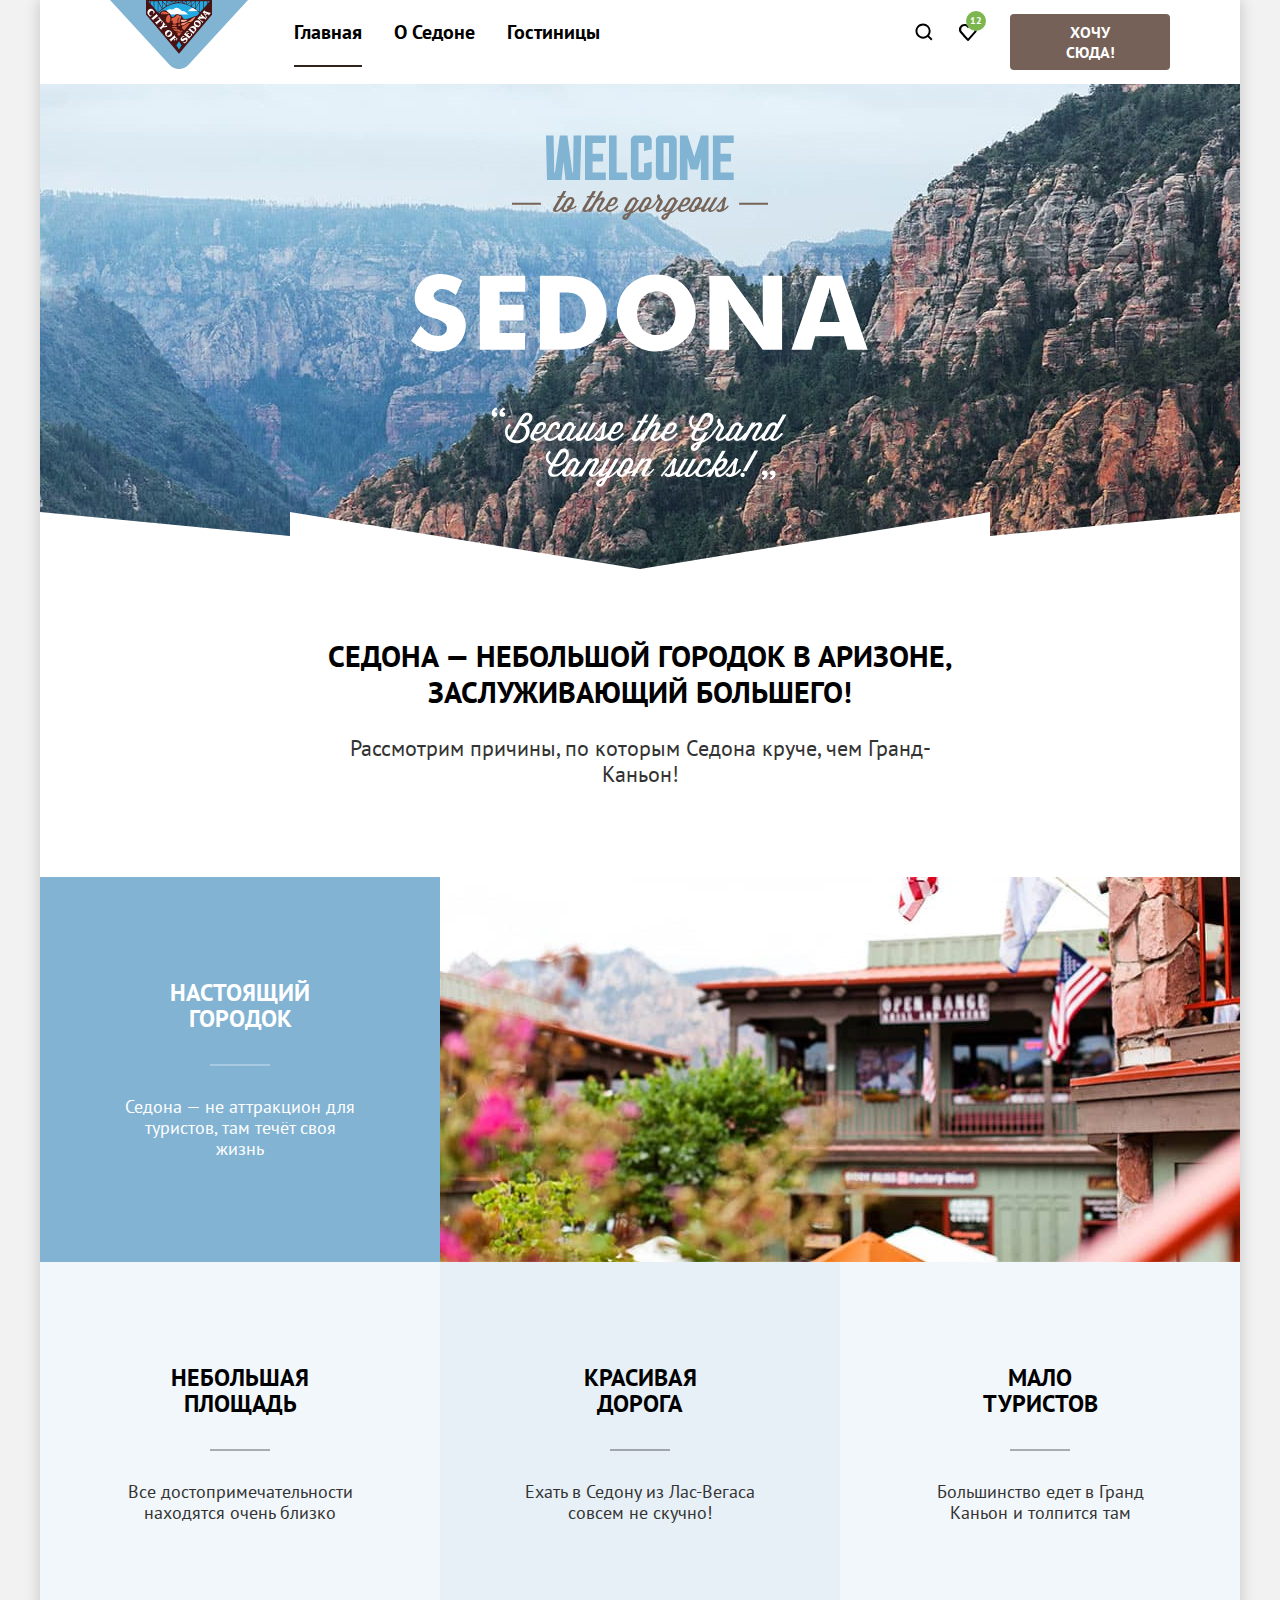
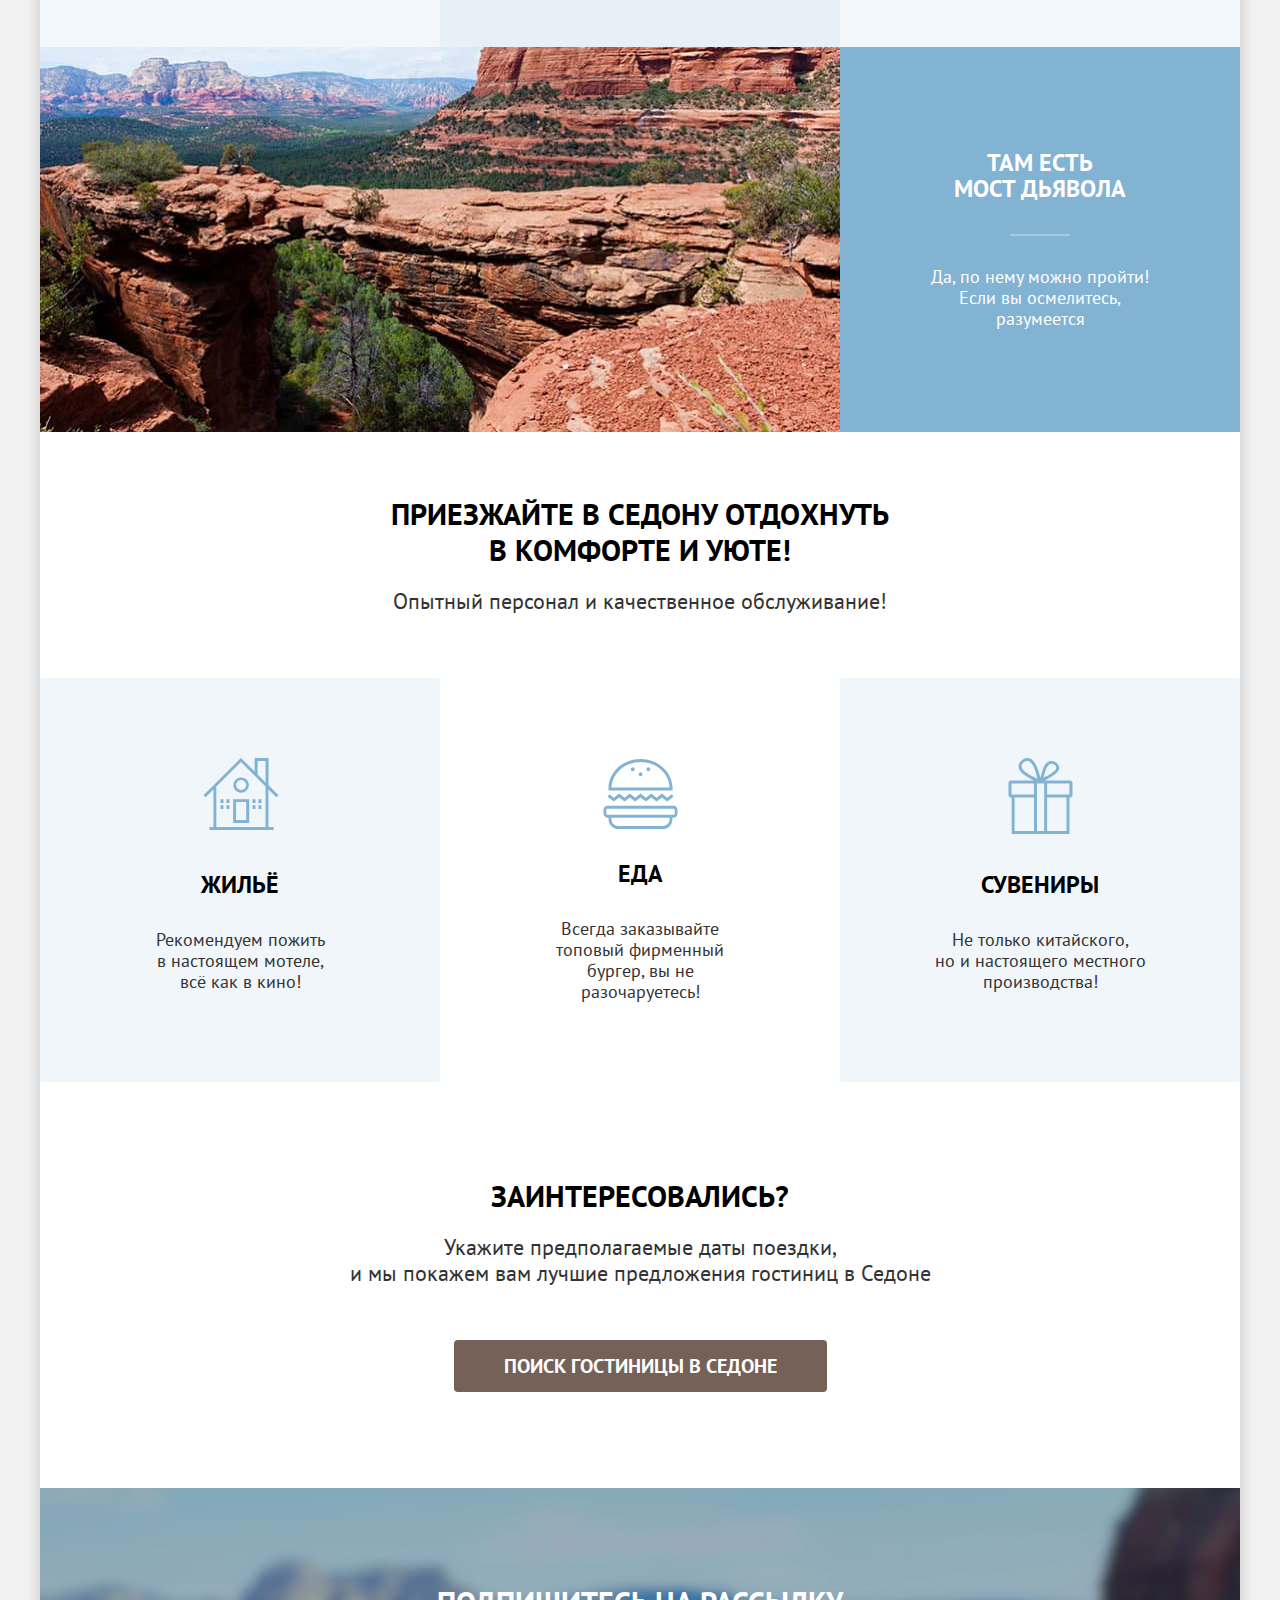
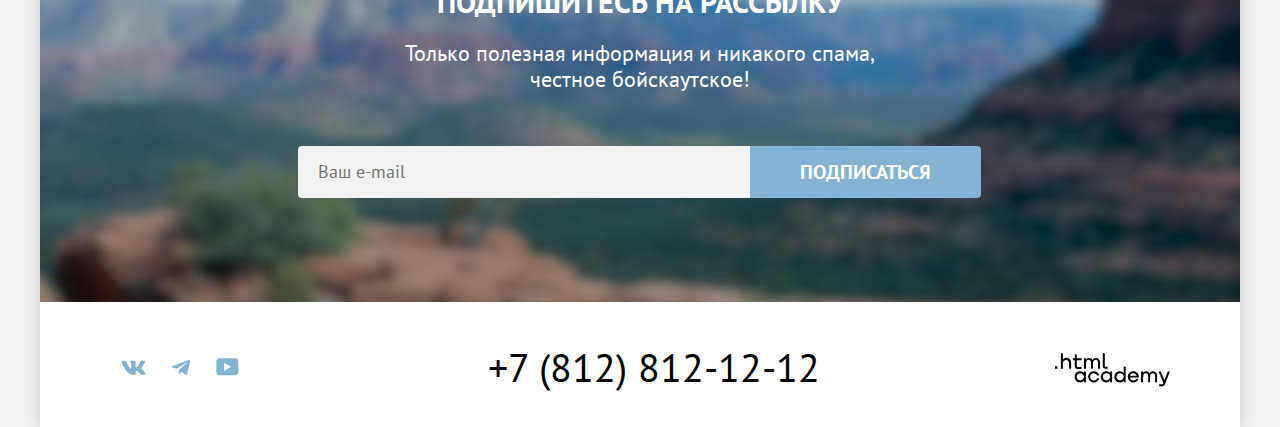
<file: index.html>
<!DOCTYPE html>
<html lang="ru">

  <head>
    <meta charset="utf-8">
    <title>HTML Academy: Седона</title>
    <link rel="icon" type="image/png" sizes="32x32" href="images/icons/favicon.png">
    <link rel="stylesheet" href="styles/styles.css">

  </head>

  <body>
    <div class="page-container">
      <header class="page-header" data-test="header">
        <nav class="navigation">
          <a class="navigation-logo" aria-current="page">
            <img class="page-header-logo" src="images/icons/logo.svg" width="140" height="70"
              alt="Логотип сайта городка Седона.">
          </a>
          <ul class="navigation-list">
            <li class="navigation-item">
              <a class="navigation-link navigation-link-current" href="index.html">Главная</a>
            </li>
            <li class="navigation-item">
              <a class="navigation-link" href="about.html">О Седоне</a>
            </li>
            <li class="navigation-item">
              <a class="navigation-link" href="catalog.html">Гостиницы</a>
            </li>
          </ul>
          <ul class="navigation-list navigation-user">
            <li class="navigation-item">
              <button class="search icon" type="button"><span class="visually-hidden">Поиск</span>
              </button>
            </li>
            <li class="navigation-item">
              <a class="navigation-link favourites icon" href="favourites.html">
                <span class="visually-hidden">
                  Избранное
                </span>
                <span class="visually-hidden">Добавленных в избранное отелей:
                </span>
                <span class="favourites-circle">12</span>
              </a>
            </li>
            <li class="navigation-item">
              <button class="button search-hotels" type="button">
                Хочу сюда!
              </button>
            </li>
          </ul>
        </nav>
      </header>

      <main class="main-container main-index" data-test="main">
        <section class="hero" data-test="hero">
          <h1 class="visually-hidden">Седона</h1>
          <img class="hero-caption" src="images/index/hero-caption.svg" width="458" height="352" lang="en"
            alt="Welcome to the gorgeous Sedona. Because the Grand Canyon sucks!">
        </section>
        <section class="advantages" data-test="advantages">
          <div class="advantages-title-container">
            <h2 class="advantages-title">Седона — небольшой городок в Аризоне, заслуживающий большего!</h2>
            <p class="advantages-description">Рассмотрим причины, по которым Седона круче, чем Гранд-Каньон!</p>
          </div>
          <ul class="advantages-list">
            <li class="advantages-item dark-blue">
              <h3 class="advantages-item-title">Настоящий городок</h3>
              <p class="advantages-item-description">Седона — не аттракцион для туристов, там течёт своя
                жизнь
              </p>
            </li>
            <li class="advantages-item-image">
              <div class="advantages-image">
                <img src="images/index/advan-photo-1.jpg" width="800" height="385" alt="Здание в городке Седона.">
              </div>
            </li>
            <li class="advantages-item middle-light-blue">
              <h3 class="advantages-item-title">Небольшая площадь</h3>
              <p class="advantages-item-description">Все достопримечательности находятся очень близко</p>
            </li>
            <li class="advantages-item middle-blue">
              <h3 class="advantages-item-title">Красивая дорога</h3>
              <p class="advantages-item-description">Ехать в Седону из Лас-Вегаса совсем не скучно!</p>
            </li>
            <li class="advantages-item middle-light-blue">
              <h3 class="advantages-item-title">Мало туристов</h3>
              <p class="advantages-item-description">Большинство едет в Гранд Каньон и толпится там</p>
            </li>
            <li class="advantages-item-image">
              <div class="advantages-image">
                <img src="images/index/advan-photo-2.jpg" width="800" height="385" alt="Природные каменный мост.">
              </div>
            </li>
            <li class="advantages-item dark-blue">
              <h3 class="advantages-item-title white">Там есть мост&nbsp;дьявола</h3>
              <p class="advantages-item-description">Да, по нему можно пройти! Если&nbsp;вы осмелитесь,
                разумеется
              </p>
            </li>

          </ul>
        </section>
        <section class="reco" data-test="service">
          <div class="calling-title-container">
            <h2 class="calling-title">Приезжайте в Седону отдохнуть в комфорте и уюте!</h2>
            <p class="calling-title-description">Опытный персонал и качественное обслуживание!</p>
          </div>
          <ul class="reco-list">
            <li class="reco-item reco-item-home">
              <h3 class="reco-title">Жильё</h3>
              <p class="reco-description">Рекомендуем пожить в&nbsp;настоящем мотеле, <br>всё как в кино!</p>
            </li>
            <li class="reco-item reco-item-food">
              <h3 class="reco-title">Еда</h3>
              <p class="reco-description">Всегда заказывайте топовый&nbsp;фирменный бургер, вы не разочаруетесь!
              </p>
            </li>
            <li class="reco-item reco-item-gift">
              <h3 class="reco-title">Сувениры</h3>
              <p class="reco-description">Не только китайского, <br>но и настоящего местного производства!</p>
            </li>
          </ul>
        </section>
        <section class="finding-hotel" data-test="search">
          <h2 class="finding-hotel-title">Заинтересовались?</h2>
          <p class="finding-hotel-description">Укажите предполагаемые даты поездки, <br>и мы покажем вам лучшие
            предложения
            гостиниц в Седоне</p>
          <button class="button finding-hotel-button" type="button">Поиск гостиницы в Седоне</button>
        </section>
        <section class="subscribe" data-test="subscribe">
          <div class="subscribe-container">
            <h2 class="subscribe-title subscribe-title-index">Подпишитесь на рассылку</h2>
            <p class="subscribe-text sub-text-index">Только полезная информация и никакого спама,
              честное&nbsp;бойскаутское!</p>
            <form class="subscribe-form" action="https://echo.htmlacademy.ru/" method="post">
              <input class="subscribe-input subscribe-input-index" type="email" name="subscribe-email"
                placeholder="Ваш e-mail" required>
              <button class="button subscribe-email-button" type="button">Подписаться</button>
            </form>
          </div>
        </section>
      </main>

      <footer class="page-footer" data-test="footer">
        <section class="networks">
          <h2 class="visually-hidden">Наши соцсети</h2>
          <ul class="networks-list">
            <li class="networks-item">
              <a class="button-network" href="https://vk.com/htmlacademy">
                <svg class="networks-icon" aria-hidden="true" focusable="false" width="25" height="15" fill="none"
                  viewBox="0 0 25 15" xmlns="http://www.w3.org/2000/svg">
                  <path fill="#83B3D3" fill-rule="evenodd" clip-rule="evenodd"
                    d="M24.12 1.8c.16-.54 0-.94-.8-.94H20.7c-.67 0-.98.34-1.15.73 0 0-1.33 3.2-3.22 5.27-.61.6-.9.8-1.23.8-.16 0-.41-.2-.41-.75v-5.1c0-.66-.19-.95-.74-.95H9.82c-.42 0-.67.3-.67.59 0 .62.95.76 1.04 2.51v3.8c0 .83-.15.98-.48.98-.9 0-3.06-3.2-4.34-6.88-.25-.72-.5-1-1.18-1H1.57c-.75 0-.9.34-.9.73 0 .68.89 4.07 4.14 8.55 2.17 3.06 5.23 4.72 8 4.72 1.68 0 1.88-.37 1.88-1v-2.32c0-.74.16-.88.7-.88.38 0 1.05.19 2.6 1.66 1.79 1.75 2.08 2.54 3.08 2.54h2.63c.75 0 1.12-.37.9-1.1-.23-.72-1.08-1.77-2.2-3.02-.62-.71-1.54-1.48-1.82-1.86-.39-.5-.28-.71 0-1.15 0 0 3.2-4.42 3.54-5.93Z" />
                </svg>
                <span class="visually-hidden">Вконтакте</span>
              </a>
            </li>
            <li class="networks-item">
              <a class="button-network" href="https://t.me/htmlacademy">
                <svg class="networks-icon" xmlns="http://www.w3.org/2000/svg" width="18" height="17" fill="none"
                  viewBox="0 0 18 17">
                  <path fill="#83B3D3"
                    d="M16.79.96.84 7.1c-1.09.44-1.08 1.05-.2 1.32l4.1 1.28 9.47-5.98c.44-.27.85-.13.52.17l-7.68 6.93-.28 4.22c.41 0 .6-.2.83-.41l1.99-1.94 4.13 3.06c.77.42 1.31.2 1.5-.71l2.72-12.8c.28-1.1-.43-1.61-1.16-1.28Z" />
                </svg>
                <span class="visually-hidden">Телеграм</span>
              </a>
            </li>
            <li class="networks-item">
              <a class="button-network" href="https://www.youtube.com/user/htmlacademyru">
                <svg class="networks-icon" xmlns="http://www.w3.org/2000/svg" width="23" height="18" fill="none"
                  viewBox="0 0 23 18">
                  <path fill="#83B3D3"
                    d="M18.94.36H3.51C1.65.36.33 1.95.33 3.76v10.09c0 1.91 1.32 3.5 3.18 3.5h15.65c1.64 0 3.17-1.59 3.17-3.4V3.76c-.22-1.8-1.53-3.4-3.39-3.4ZM7.99 12.89V4.82l7.34 4.04-7.34 4.03Z" />
                </svg>
                <span class="visually-hidden">Youtube</span>
              </a>
            </li>
          </ul>
        </section>
        <section class="footer-contacts">
          <h2 class="visually-hidden">Контакты</h2>
          <a class="contacts-phone" href="tel:+78128121212">+7 (812) 812-12-12</a>
        </section>
        <section class="footer-logo">
          <a class="footer-logo-link" href="https://htmlacademy.ru/">
            <svg class="footer-logo-icon" role="img" aria-label="Перейти на сайт html.academy"
              xmlns="http://www.w3.org/2000/svg" width="115" height="34" fill="none" viewBox="0 0 115 34">
              <path fill="#000"
                d="M0 13.26v2.6h2.5v-2.6H0ZM11.6 4.86c-1.6 0-2.8.7-3.6 1.7h-.1V.36h-2v15.5h2v-5.3c0-2.1 1.3-3.6 3.3-3.6 1.8 0 2.9 1.4 2.9 3.2v5.7h2v-6.1c.1-3-1.8-4.9-4.5-4.9ZM26.6 5.16h-4.8v-3.7h-2v3.8h-1.9v2h1.9v6c0 1.7 1 2.7 2.7 2.7h4.1v-2h-3.7c-.7 0-1.1-.4-1.1-1.1v-5.7h4.8v-2ZM41.1 4.96c-1.6 0-2.9.8-3.5 2.1h-.1c-.6-1.2-1.8-2.1-3.4-2.1-1.4 0-2.5.8-3.1 1.8h-.1v-1.6H29v10.6h2v-5.4c0-2 1-3.5 2.6-3.5 1.5 0 2.4 1 2.4 2.6v6.3h2v-5.6c0-2.4 1.4-3.3 2.6-3.3 1.5 0 2.4 1 2.4 2.6v6.3h2v-6.5c.1-2.5-1.4-4.3-3.9-4.3ZM47.8 13.06c0 1.7 1 2.7 2.8 2.7h2v-2h-1.7c-.7 0-1.1-.4-1.1-1.1V.36h-2v12.7ZM28.9 20.06c-.9-1.1-2.2-1.8-3.9-1.8-3.1 0-5.4 2.3-5.4 5.6s2.3 5.6 5.4 5.6c1.8 0 3-.8 3.8-1.9h.1v1.6h2v-10.6h-2v1.5Zm-3.6 7.4c-2.2 0-3.6-1.6-3.6-3.6s1.4-3.6 3.6-3.6 3.6 1.6 3.6 3.6c0 1.9-1.4 3.6-3.6 3.6ZM44.2 22.36c-.5-2.4-2.6-4.1-5.4-4.1a5.4 5.4 0 0 0-5.6 5.6c0 3.1 2.2 5.6 5.6 5.6 2.8 0 4.9-1.8 5.4-4.2h-2.1a3.4 3.4 0 0 1-3.3 2.3c-2.2 0-3.6-1.6-3.6-3.6s1.4-3.6 3.6-3.6c1.6 0 2.8 1 3.3 2.2h2.1v-.2ZM55.1 20.06c-.9-1.1-2.2-1.8-3.9-1.8-3.1 0-5.4 2.3-5.4 5.6s2.3 5.6 5.4 5.6c1.8 0 3-.8 3.8-1.9h.1v1.6h2v-10.6h-2v1.5Zm-3.6 7.4c-2.2 0-3.6-1.6-3.6-3.6s1.4-3.6 3.6-3.6 3.6 1.6 3.6 3.6c0 1.9-1.5 3.6-3.6 3.6ZM68.7 20.16c-.9-1.1-2.2-1.9-3.9-1.9-3.1 0-5.4 2.3-5.4 5.6s2.2 5.6 5.4 5.6c1.7 0 3-.8 3.8-1.8h.1v1.5h2v-15.4h-2v6.4Zm-3.6 7.3c-2.2 0-3.6-1.6-3.6-3.6s1.4-3.6 3.6-3.6 3.6 1.6 3.6 3.6c-.1 2-1.5 3.6-3.6 3.6ZM78.3 18.26c-3.3 0-5.5 2.5-5.5 5.6 0 3 2.1 5.6 5.5 5.6 2.5 0 4.5-1.3 5.2-3.6h-2.1c-.5 1-1.6 1.6-3 1.6-1.9 0-3.3-1.3-3.4-2.9h8.8c.2-3.6-2-6.3-5.5-6.3Zm0 1.9c1.7 0 3 1 3.3 2.6h-6.5c.3-1.5 1.5-2.6 3.2-2.6ZM98.2 18.26c-1.6 0-2.9.8-3.6 2h-.1c-.6-1.2-1.8-2-3.4-2-1.4 0-2.5.7-3.1 1.8v-1.5h-1.9v10.6h2v-5.4c0-2 1-3.4 2.6-3.5 1.5 0 2.4 1 2.4 2.6v6.3h2v-5.6c0-2.4 1.4-3.3 2.6-3.3 1.5 0 2.4 1 2.4 2.6v6.3h2v-6.5c.1-2.6-1.4-4.4-3.9-4.4ZM109.4 27.36l-3.6-8.9h-2.2l4.8 11.6c-.3.9-.7 1.2-1.7 1.2h-2.5v2h2.5c1.8 0 2.8-.8 3.5-2.6l4.7-12.2h-2.1l-3.4 8.9Z" />
            </svg>
          </a>
        </section>
      </footer>
    </div>
  </body>

</html>
</file>
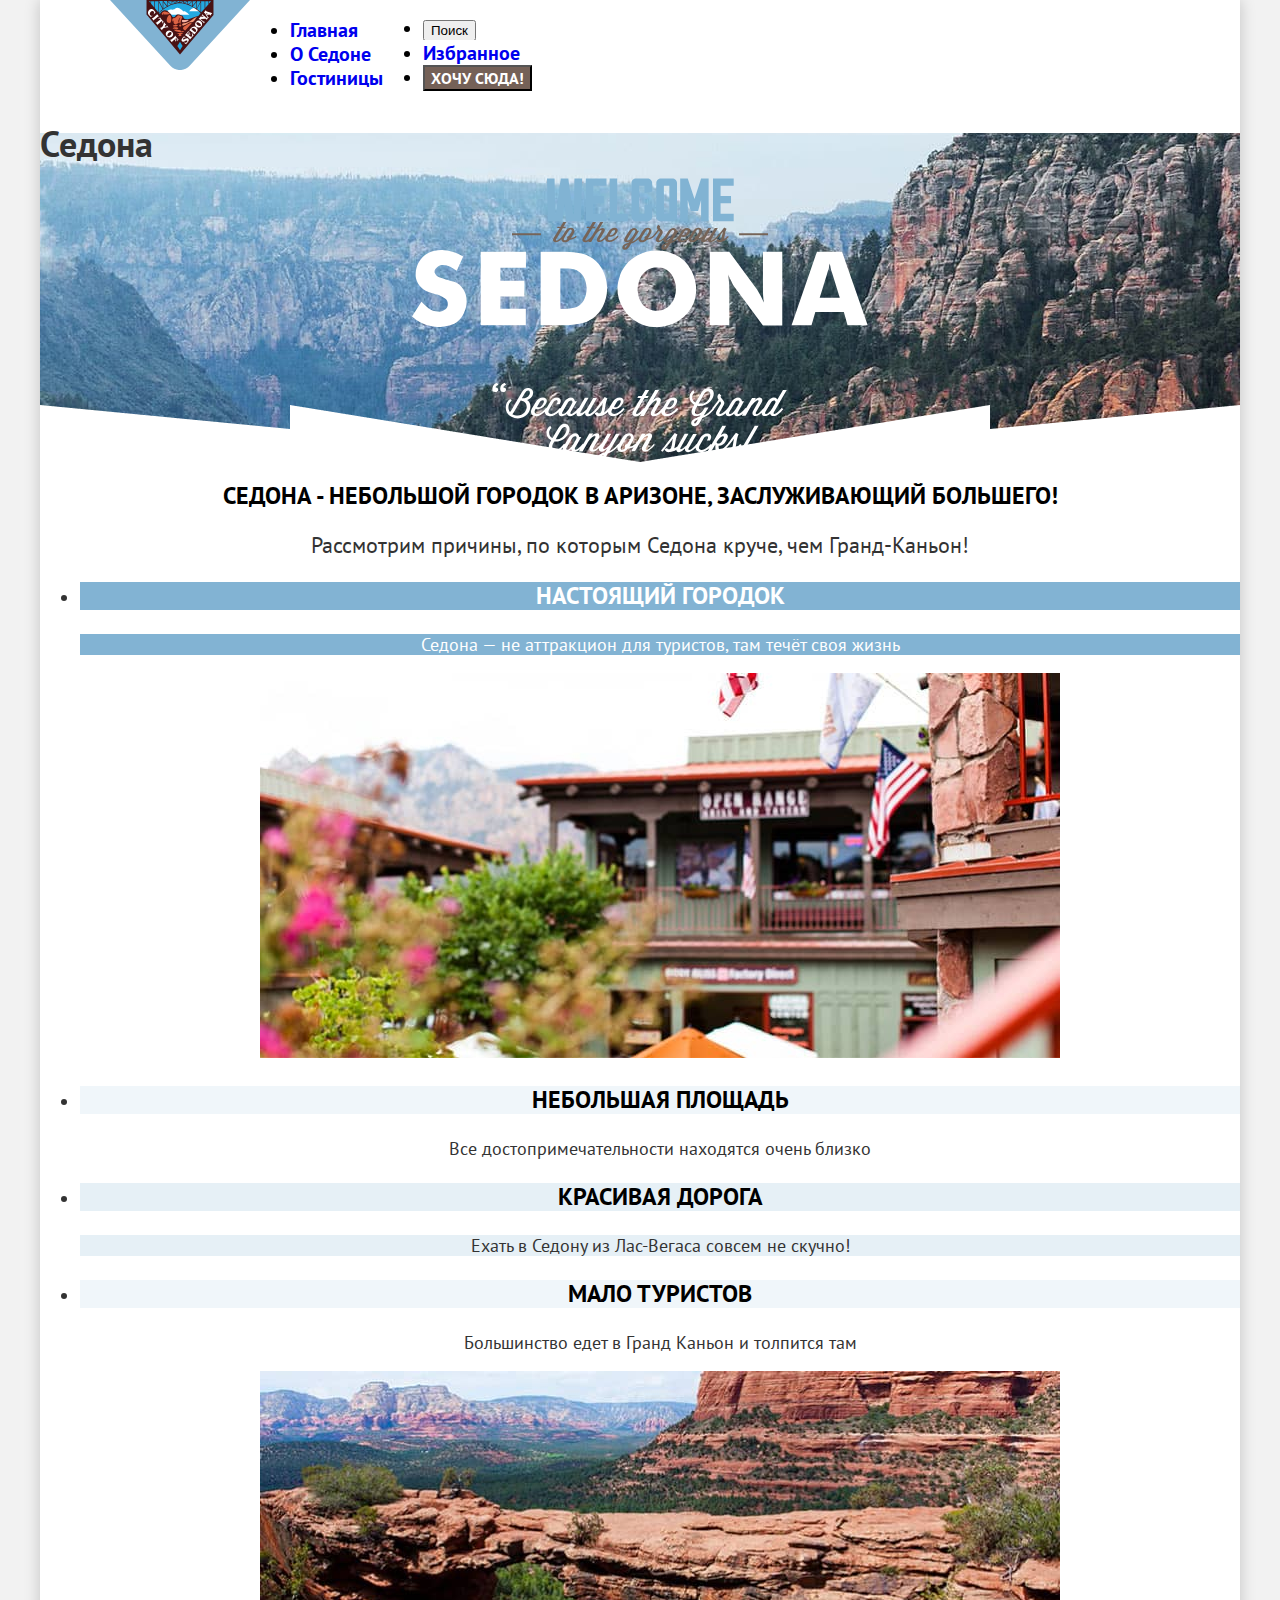
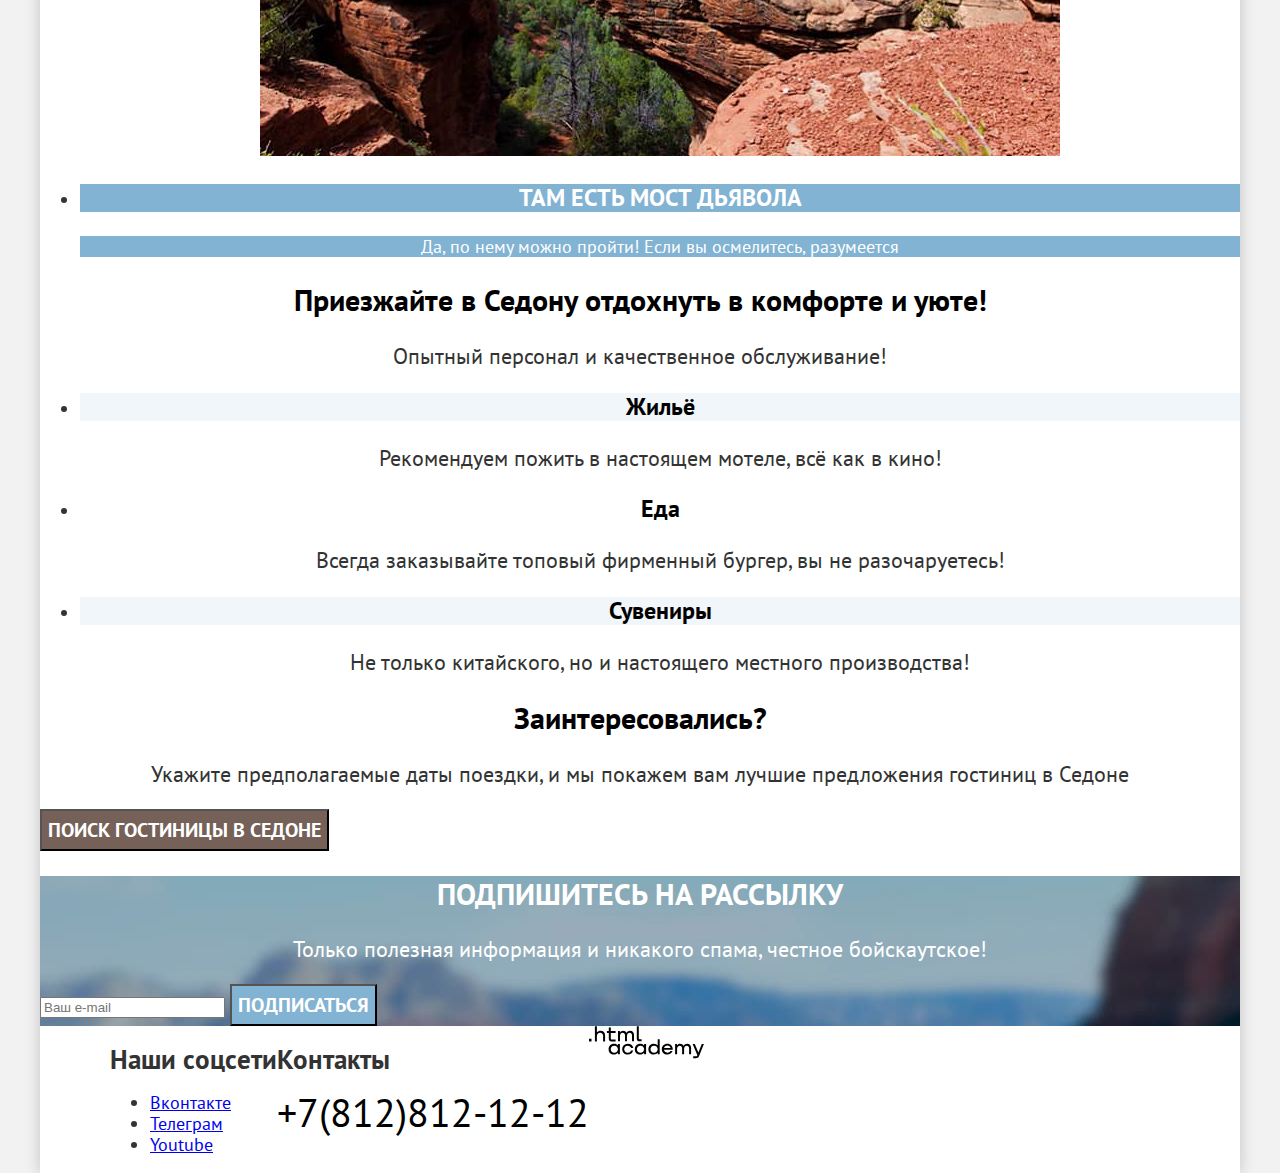
<file: 5/index.html>
<!DOCTYPE html>
<html lang="ru">

  <head>
    <meta charset="utf-8">
    <title>HTML Academy: Седона</title>
    <link rel="stylesheet" href="styles/styles.css">

    <base href="https://htmlacademy-htmlcss.github.io/2326765-sedona-37/5/">
</head>

  <body>
    <div class="page-container">
      <header class="page-header">
        <nav class="navigation">
          <a class="navigation-logo" aria-current="page">
            <img class="page-header-logo" src="images/icons/logo.svg" width="140" height="70"
              alt="Логотип сайта городка Седона">
          </a>
          <ul class="navigation-list">
            <li class="navigation-item">
              <a class="navigation-link" href="index.html">Главная</a>
            </li>
            <li class="navigation-item">
              <a class="navigation-link" href="about.html">О Седоне</a>
            </li>
            <li class="navigation-item">
              <a class="navigation-link" href="catalog.html">Гостиницы</a>
            </li>
          </ul>
          <ul class="navigation-list navigation-user">
            <li class="navigation-item">
              <!--<a class="navigation-link" href="index.html">Поиск</a>-->
              <button class="search" type="button"><span class="visually-hidden">Поиск</span>
                <!--<form class="search-form visually-hidden" action="https://echo.htmlacademy.ru/" method="get">
                <input type="text" name="search-button">
              </form>-->
              </button>
            </li>
            <li class="navigation-item">
              <a class="navigation-link" href="favourites.html">
                <span class="visually-hidden">
                  Избранное
                </span>
              </a>
            </li>
            <li class="navigation-item">
              <button class="button search-hotels" type="button">
                Хочу сюда!
              </button>
            </li>
          </ul>
        </nav>
      </header>

      <main class="main-container main-index">
        <section class="hero">
          <h1 class="visually-hidden">Седона</h1>
          <img class="hero-welcome" src="images/index/hero-text-welcome.svg" width="187" height="44" lang="en"
            alt="Welcome">
          <img class="hero-welcome" src="images/index/hero-text-to-the-gorgeous.svg" width="256" height="28" lang="en"
            alt="To the gorgeous">
          <img class="hero-welcome" src="images/index/hero-text-sedona.svg" width="456" height="212" lang="en"
            alt="Sedona. Because the Grand Canyon sucks!">
        </section>
        <section class="advantages">
          <h2 class="advantages-title">Седона - небольшой городок в Аризоне, заслуживающий большего!</h2>
          <p class="advantages-description">Рассмотрим причины, по которым Седона круче, чем Гранд-Каньон!</p>
          <ul class="advantages-list">
            <li class="advantages-item">
              <h3 class="advantages-item-title dark-blue">Настоящий городок</h3>
              <p class="advantages-item-description dark-blue">Седона — не аттракцион для туристов, там течёт своя жизнь
              </p>
            </li>
            <div class="advantages-image">
              <img src="images/index/advan-photo-1.jpg" width="800" height="385"
                alt="Фотография здания в городке Седона">
            </div>
            <li class="advantages-item">
              <h3 class="advantages-item-title">Небольшая площадь</h3>
              <p class="advantages-item-description">Все достопримечательности находятся очень близко</p>
            </li>
            <li class="advantages-item">
              <h3 class="advantages-item-title middle-blue">Красивая дорога</h3>
              <p class="advantages-item-description middle-blue">Ехать в Седону из Лас-Вегаса совсем не скучно!</p>
            </li>
            <li class="advantages-item">
              <h3 class="advantages-item-title">Мало туристов</h3>
              <p class="advantages-item-description">Большинство едет в Гранд Каньон и толпится там</p>
            </li>
            <div class="advantages-image">
              <img src="images/index/advan-photo-2.jpg" width="800" height="385" alt="Природные каменный мост">
            </div>
            <li class="advantages-item">
              <h3 class="advantages-item-title dark-blue">Там есть мост дьявола</h3>
              <p class="advantages-item-description dark-blue">Да, по нему можно пройти! Если&nbsp;вы осмелитесь,
                разумеется
              </p>
            </li>
          </ul>
        </section>
        <section class="reco">
          <h2 class="calling-title">Приезжайте в Седону отдохнуть в комфорте и уюте!</h2>
          <p>Опытный персонал и качественное обслуживание!</p>
          <ul class="reco-list">
            <li class="reco-item">
              <h3 class="reco-title">Жильё</h3>
              <p class="reco-description">Рекомендуем пожить в настоящем мотеле, всё как в кино!</p>
            </li>
            <li class="reco-item">
              <h3 class="reco-title light-blue">Еда</h3>
              <p class="reco-description light-blue">Всегда заказывайте топовый фирменный бургер, вы не разочаруетесь!
              </p>
            </li>
            <li class="reco-item">
              <h3 class="reco-title">Сувениры</h3>
              <p class="reco-description">Не только китайского, но и настоящего местного производства!</p>
            </li>
          </ul>
        </section>
        <section class="finding-hotel">
          <h2 class="finding-hotel-title">Заинтересовались?</h2>
          <p>Укажите предполагаемые даты поездки, и мы покажем вам лучшие предложения гостиниц в Седоне</p>
          <button class="button finding-hotel-button" type="button">Поиск гостиницы в Седоне</button>
        </section>
        <section class="subscribe">
          <h2 class="subscribe-title subscribe-title-index">Подпишитесь на рассылку</h2>
          <p class="subscribe-text sub-text-index">Только полезная информация и никакого спама,
            честное&nbsp;бойскаутское!</p>
          <form action="https://echo.htmlacademy.ru/" method="post">
            <input type="email" name="subscribe-email" placeholder="Ваш e-mail">
            <button class="button subscribe-email-button" type="button">Подписаться</button>
          </form>
        </section>
      </main>

      <footer class="page-footer">
        <section class="networks">
          <h2 class="visually-hidden">Наши соцсети</h2>
          <ul class="networks-list">
            <li class="networks-item">
              <a class="button-network" href="https://vk.com/htmlacademy">
                <span class="visually-hidden">Вконтакте</span>
              </a>
            </li>
            <li class="networks-item">
              <a class="button-network" href="https://t.me/htmlacademy">
                <span class="visually-hidden">Телеграм</span>
              </a>
            </li>
            <li class="networks-item">
              <a class="button-network" href="https://www.youtube.com/user/htmlacademyru">
                <span class="visually-hidden">Youtube</span>
              </a>
            </li>
          </ul>
        </section>
        <section class="footer-contacts">
          <h2 class="visually-hidden">Контакты</h2>
          <a class="contacts-phone" href="tel:+78128121212">+7(812)812-12-12</a>
        </section>
        <section class="footer-logo">
          <a class="visually-hidden" href="https://htmlacademy.ru/">
            <img src="images/icons/htmlacademy.svg" width="115" height="33" alt="Логотип htmlacademy">
          </a>
        </section>
      </footer>
    </div>
  </body>

</html>
</file>
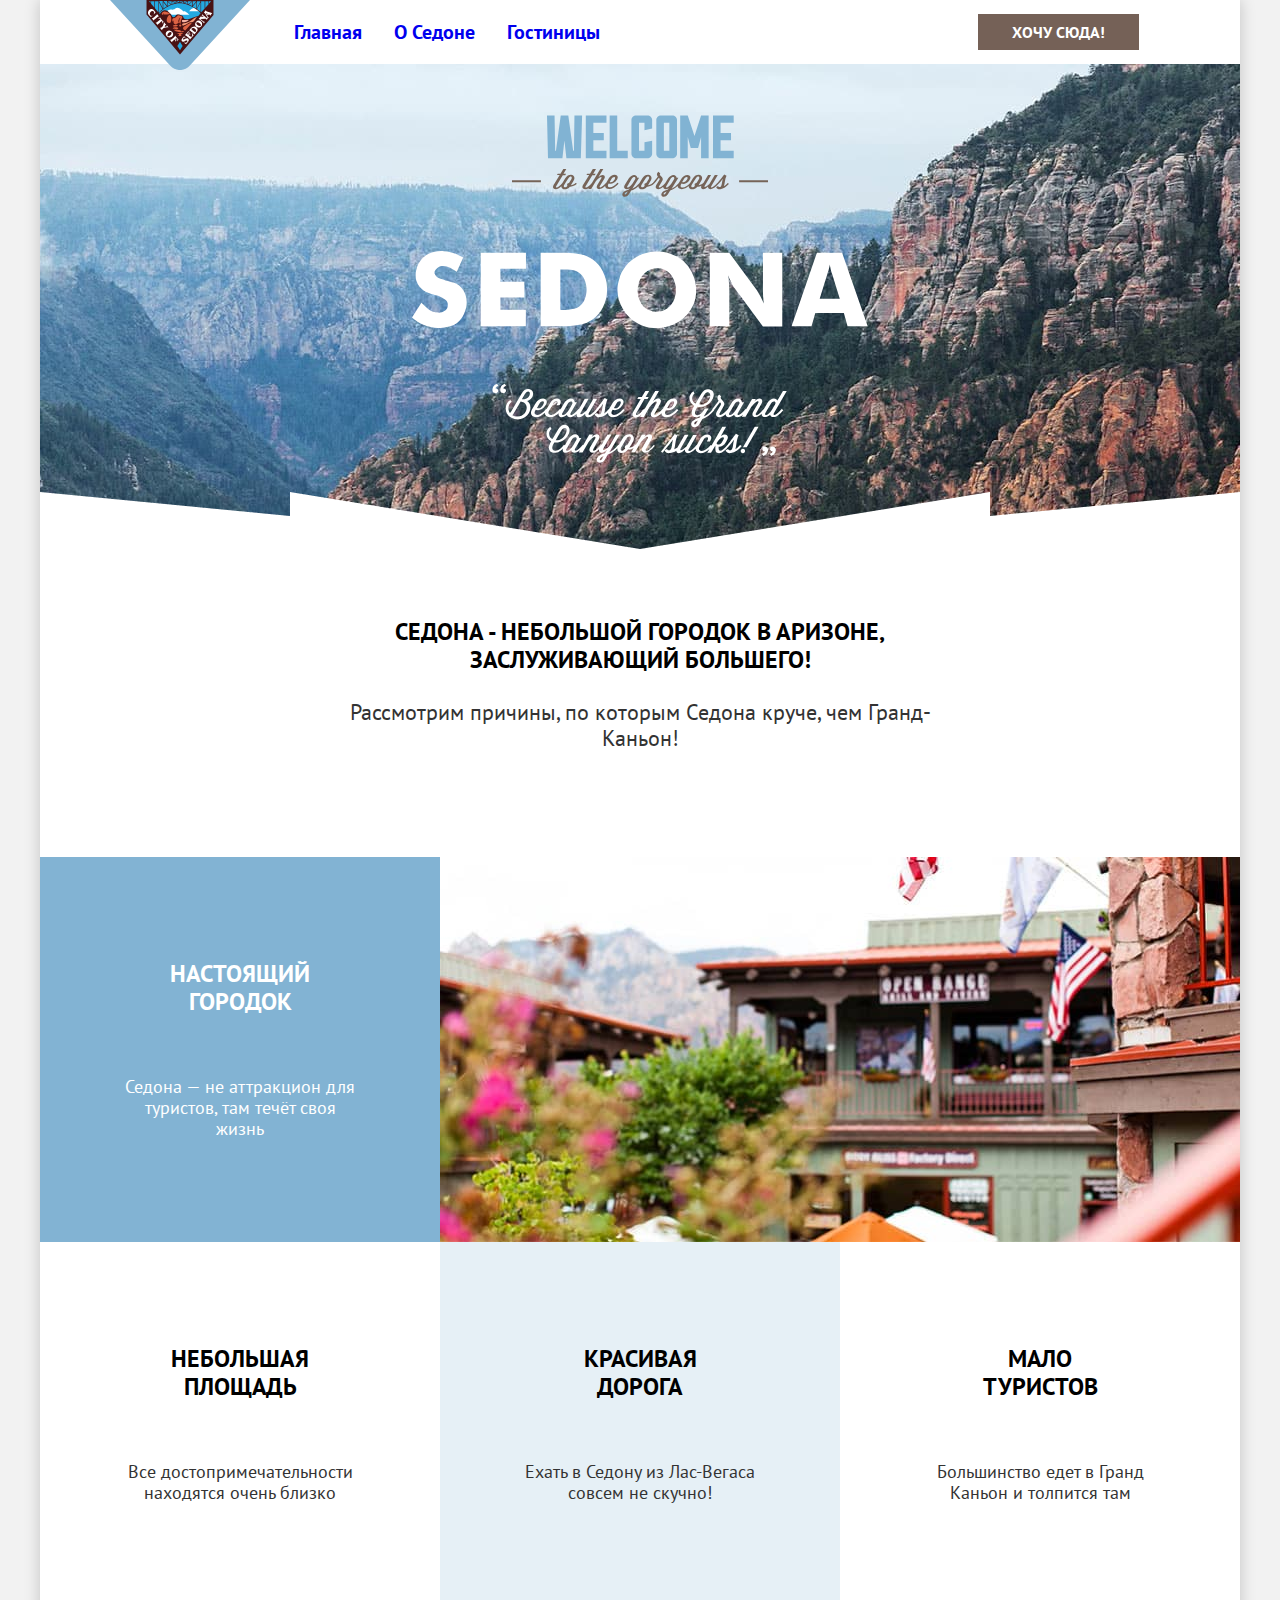
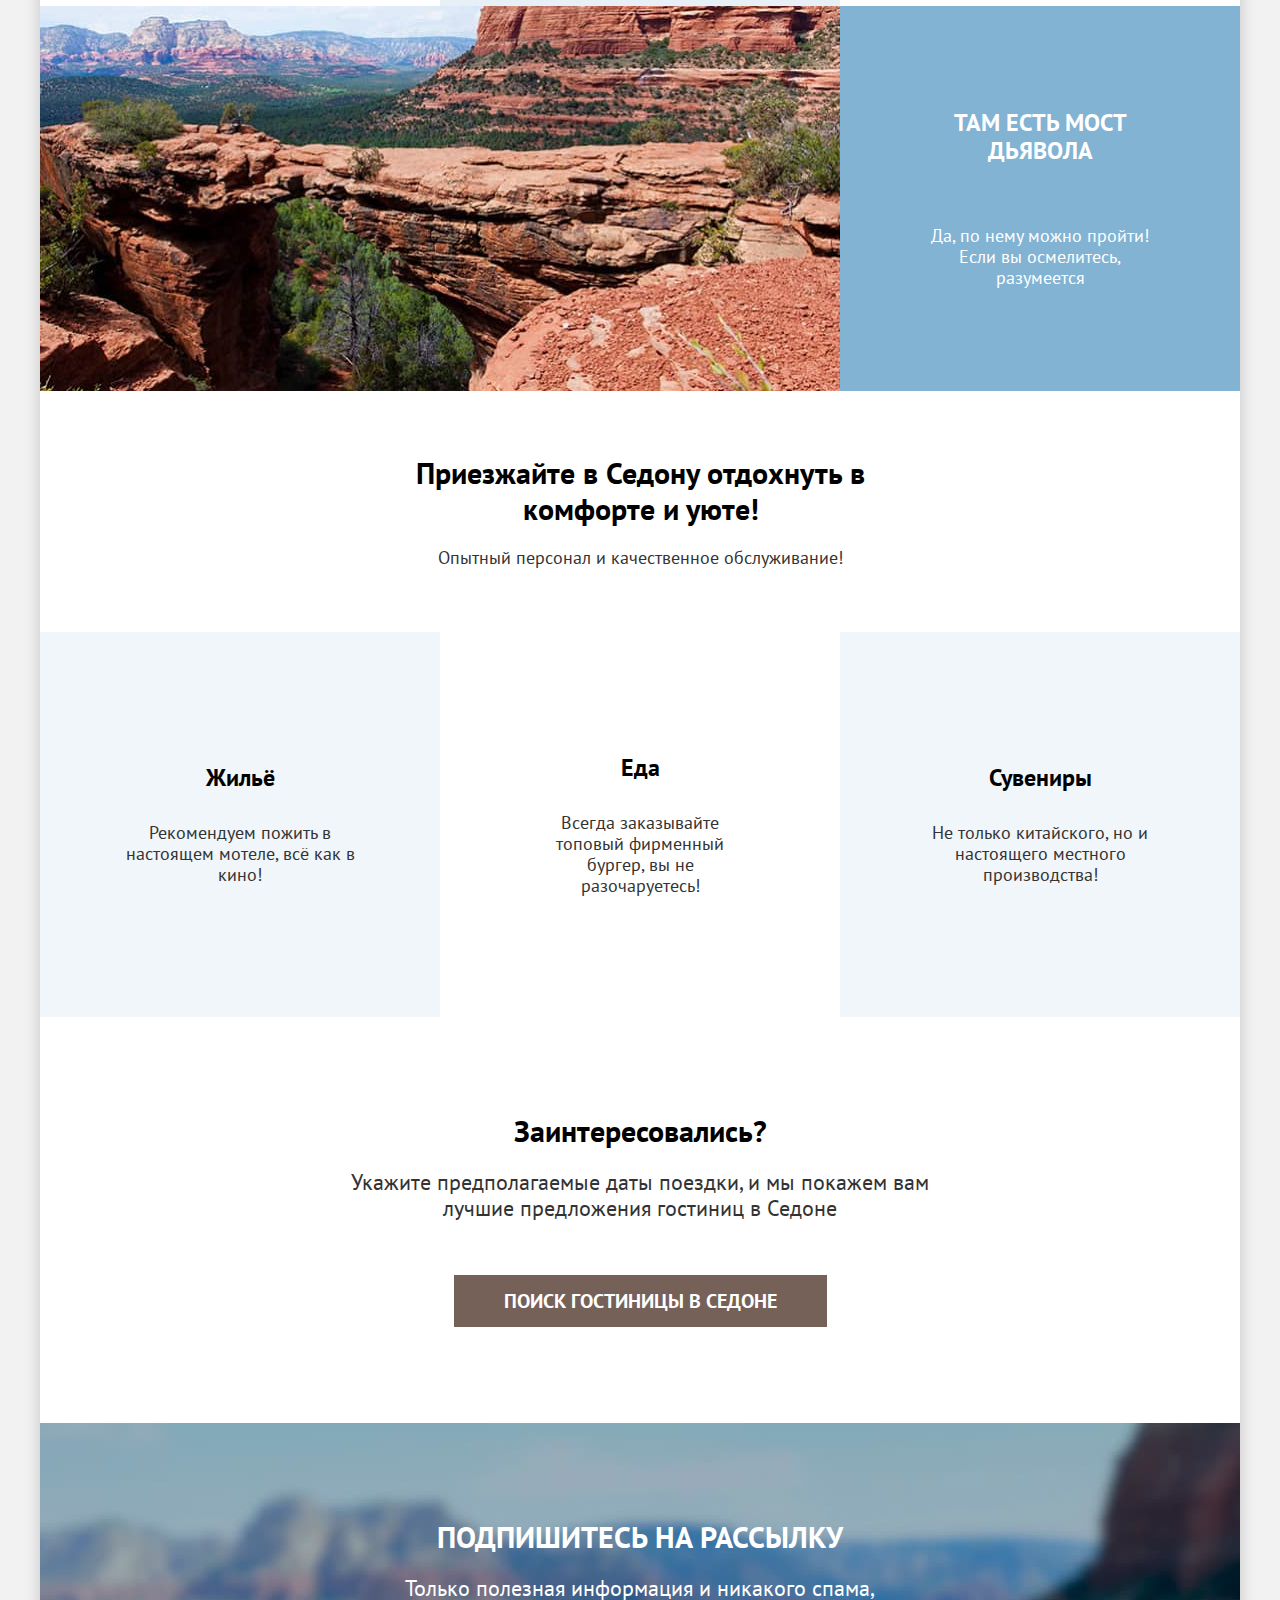
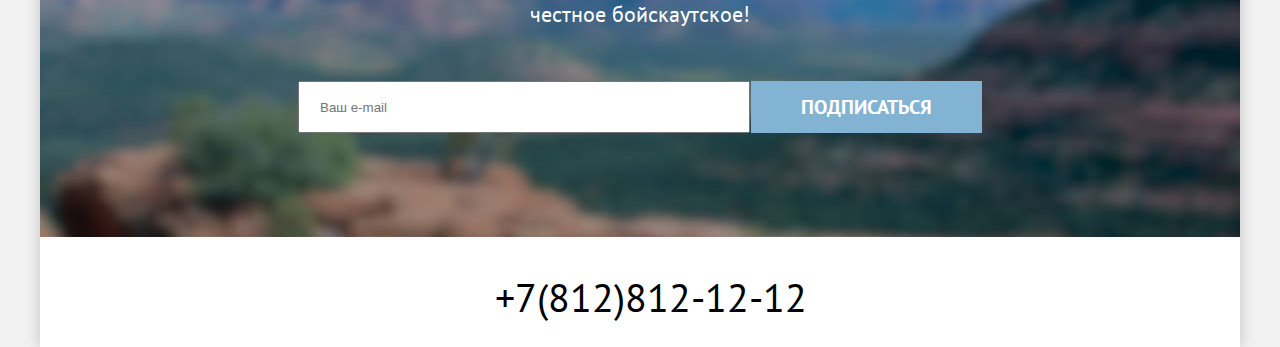
<file: 6/index.html>
<!DOCTYPE html>
<html lang="ru">

  <head>
    <meta charset="utf-8">
    <title>HTML Academy: Седона</title>
    <link rel="stylesheet" href="styles/styles.css">

    <base href="https://htmlacademy-htmlcss.github.io/2326765-sedona-37/6/">
</head>

  <body>
    <div class="page-container">
      <header class="page-header">
        <nav class="navigation">
          <a class="navigation-logo" aria-current="page">
            <img class="page-header-logo" src="images/icons/logo.svg" width="140" height="70"
              alt="Логотип сайта городка Седона">
          </a>
          <ul class="navigation-list">
            <li class="navigation-item">
              <a class="navigation-link" href="index.html">Главная</a>
            </li>
            <li class="navigation-item">
              <a class="navigation-link" href="about.html">О Седоне</a>
            </li>
            <li class="navigation-item">
              <a class="navigation-link" href="catalog.html">Гостиницы</a>
            </li>
          </ul>
          <ul class="navigation-list navigation-user">
            <li class="navigation-item">
              <button class="search icon" type="button"><span class="visually-hidden">Поиск</span>
                <!--<form class="search-form visually-hidden" action="https://echo.htmlacademy.ru/" method="get">
                <input type="text" name="search-button">
              </form>-->
              </button>
            </li>
            <li class="navigation-item">
              <a class="navigation-link icon" href="favourites.html">
                <span class="visually-hidden">
                  Избранное
                </span>
              </a>
            </li>
            <li class="navigation-item">
              <button class="button search-hotels" type="button">
                Хочу сюда!
              </button>
            </li>
          </ul>
        </nav>
      </header>

      <main class="main-container main-index">
        <section class="hero">
          <h1 class="visually-hidden">Седона</h1>
          <img class="hero-welcome welcome" src="images/index/hero-text-welcome.svg" width="187" height="44" lang="en"
            alt="Welcome">
          <img class="hero-welcome to-the-gorgeous" src="images/index/hero-text-to-the-gorgeous.svg" width="256"
            height="28" lang="en" alt="To the gorgeous">
          <img class="hero-welcome sedona" src="images/index/hero-text-sedona.svg" width="456" height="212" lang="en"
            alt="Sedona. Because the Grand Canyon sucks!">
        </section>
        <section class="advantages">
          <div class="advantages-title-container">
            <h2 class="advantages-title">Седона - небольшой городок в Аризоне, заслуживающий большего!</h2>
            <p class="advantages-description">Рассмотрим причины, по которым Седона круче, чем Гранд-Каньон!</p>
          </div>
          <ul class="advantages-list">
            <li class="advantages-item dark-blue">
              <h3 class="advantages-item-title">Настоящий городок</h3>
              <p class="advantages-item-description">Седона — не аттракцион для туристов, там течёт своя
                жизнь
              </p>
            </li>
            <div class="advantages-image">
              <img src="images/index/advan-photo-1.jpg" width="800" height="385"
                alt="Фотография здания в городке Седона">
            </div>
            <li class="advantages-item">
              <h3 class="advantages-item-title">Небольшая площадь</h3>
              <p class="advantages-item-description">Все достопримечательности находятся очень близко</p>
            </li>
            <li class="advantages-item middle-blue">
              <h3 class="advantages-item-title">Красивая дорога</h3>
              <p class="advantages-item-description">Ехать в Седону из Лас-Вегаса совсем не скучно!</p>
            </li>
            <li class="advantages-item">
              <h3 class="advantages-item-title">Мало туристов</h3>
              <p class="advantages-item-description">Большинство едет в Гранд Каньон и толпится там</p>
            </li>
            <div class="advantages-image">
              <img src="images/index/advan-photo-2.jpg" width="800" height="385" alt="Природные каменный мост">
            </div>
            <li class="advantages-item dark-blue">
              <h3 class="advantages-item-title white">Там есть мост дьявола</h3>
              <p class="advantages-item-description">Да, по нему можно пройти! Если&nbsp;вы осмелитесь,
                разумеется
              </p>
            </li>

          </ul>
        </section>
        <section class="reco">
          <div class="calling-title-container">
            <h2 class="calling-title">Приезжайте в Седону отдохнуть в комфорте и уюте!</h2>
            <p class="calling-title-description">Опытный персонал и качественное обслуживание!</p>
          </div>
          <ul class="reco-list">
            <li class="reco-item">
              <h3 class="reco-title">Жильё</h3>
              <p class="reco-description">Рекомендуем пожить в настоящем мотеле, всё как в кино!</p>
            </li>
            <li class="reco-item">
              <h3 class="reco-title">Еда</h3>
              <p class="reco-description">Всегда заказывайте топовый фирменный бургер, вы не разочаруетесь!
              </p>
            </li>
            <li class="reco-item">
              <h3 class="reco-title">Сувениры</h3>
              <p class="reco-description">Не только китайского, но и настоящего местного производства!</p>
            </li>
          </ul>
        </section>
        <section class="finding-hotel">
          <h2 class="finding-hotel-title">Заинтересовались?</h2>
          <p class="finding-hotel-description">Укажите предполагаемые даты поездки, и мы покажем вам лучшие предложения
            гостиниц в Седоне</p>
          <button class="button finding-hotel-button" type="button">Поиск гостиницы в Седоне</button>
        </section>
        <section class="subscribe">
          <div class="subscribe-container">
            <h2 class="subscribe-title subscribe-title-index">Подпишитесь на рассылку</h2>
            <p class="subscribe-text sub-text-index">Только полезная информация и никакого спама,
              честное&nbsp;бойскаутское!</p>
            <form class="subscribe-form" action="https://echo.htmlacademy.ru/" method="post">
              <input class="subscribe-input" type="email" name="subscribe-email" placeholder="Ваш e-mail" required>
              <button class="button subscribe-email-button" type="button">Подписаться</button>
            </form>
          </div>
        </section>
      </main>

      <footer class="page-footer">
        <section class="networks">
          <h2 class="visually-hidden">Наши соцсети</h2>
          <ul class="networks-list">
            <li class="networks-item">
              <a class="button-network" href="https://vk.com/htmlacademy">
                <span class="visually-hidden">Вконтакте</span>
              </a>
            </li>
            <li class="networks-item">
              <a class="button-network" href="https://t.me/htmlacademy">
                <span class="visually-hidden">Телеграм</span>
              </a>
            </li>
            <li class="networks-item">
              <a class="button-network" href="https://www.youtube.com/user/htmlacademyru">
                <span class="visually-hidden">Youtube</span>
              </a>
            </li>
          </ul>
        </section>
        <section class="footer-contacts">
          <h2 class="visually-hidden">Контакты</h2>
          <a class="contacts-phone" href="tel:+78128121212">+7(812)812-12-12</a>
        </section>
        <section class="footer-logo">
          <a class="visually-hidden" href="https://htmlacademy.ru/">
            <img src="images/icons/htmlacademy.svg" width="115" height="33" alt="Логотип htmlacademy">
          </a>
        </section>
      </footer>
    </div>
  </body>

</html>
</file>
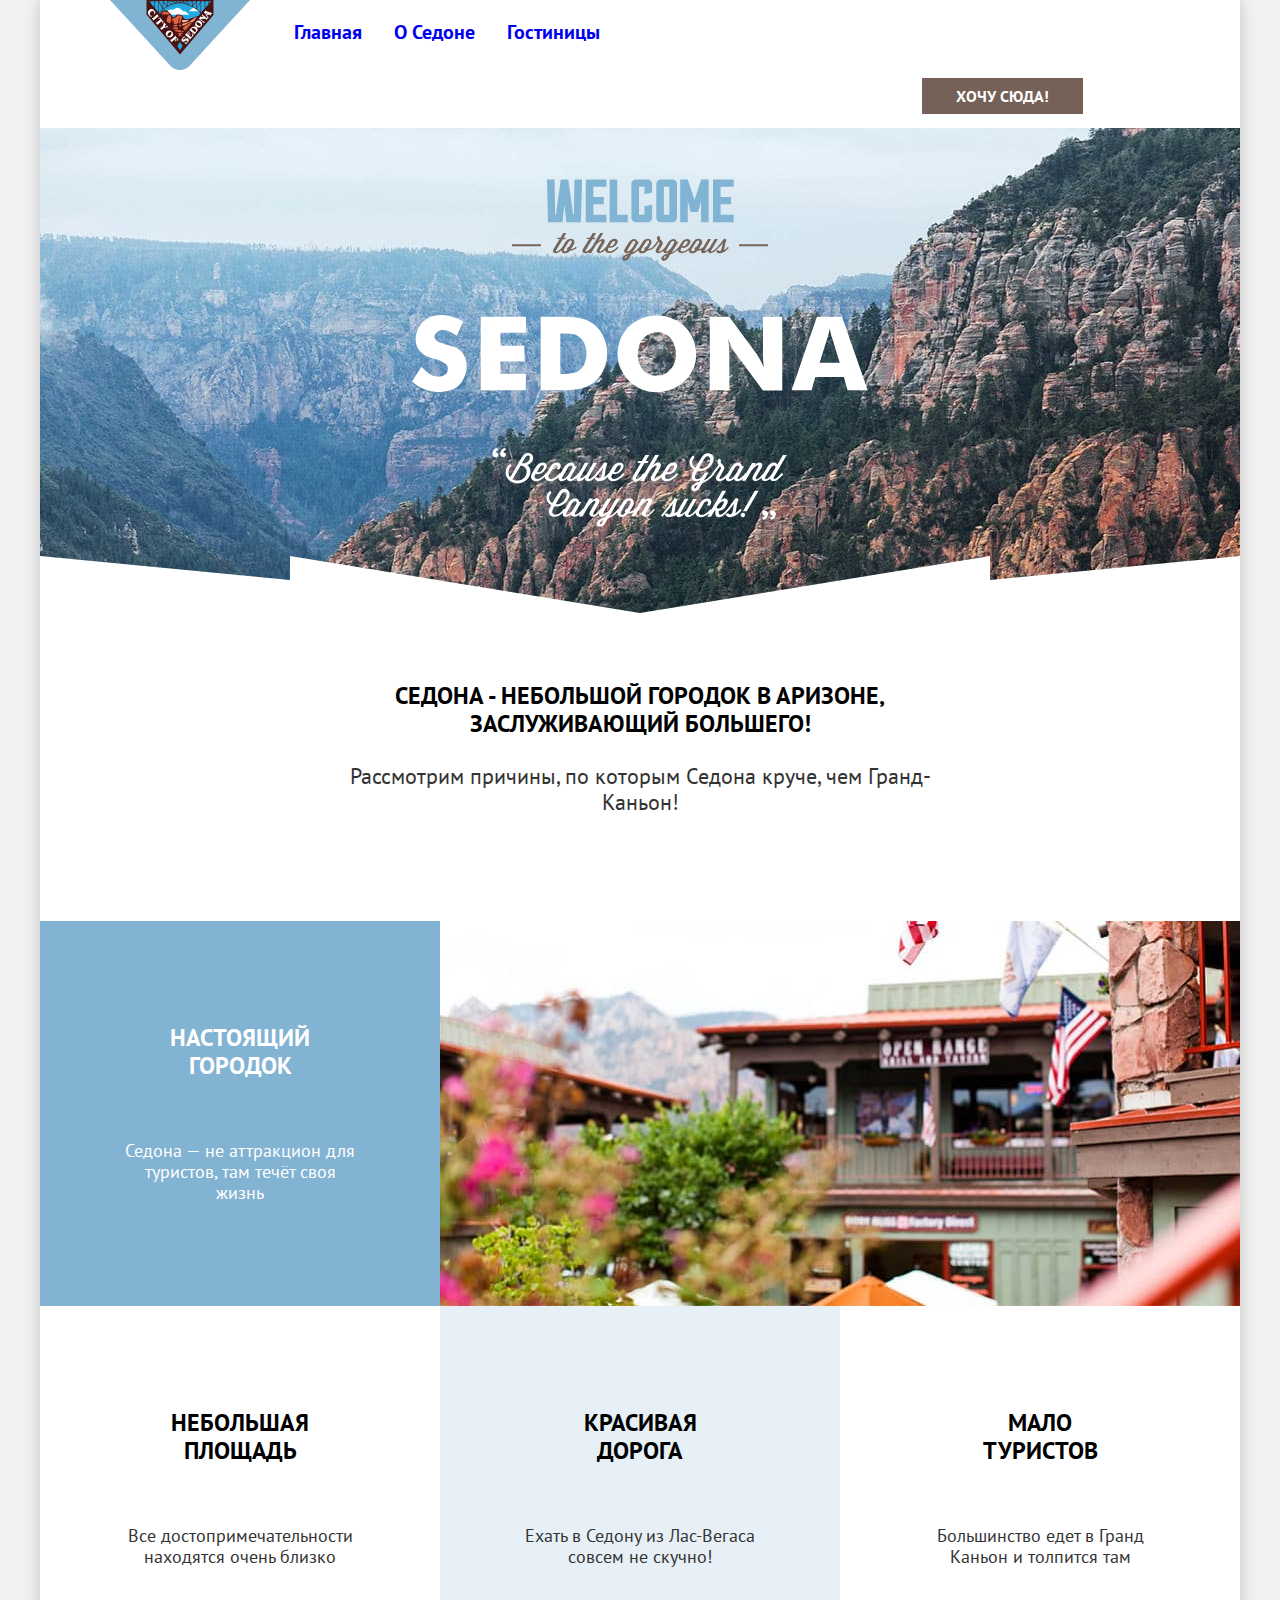
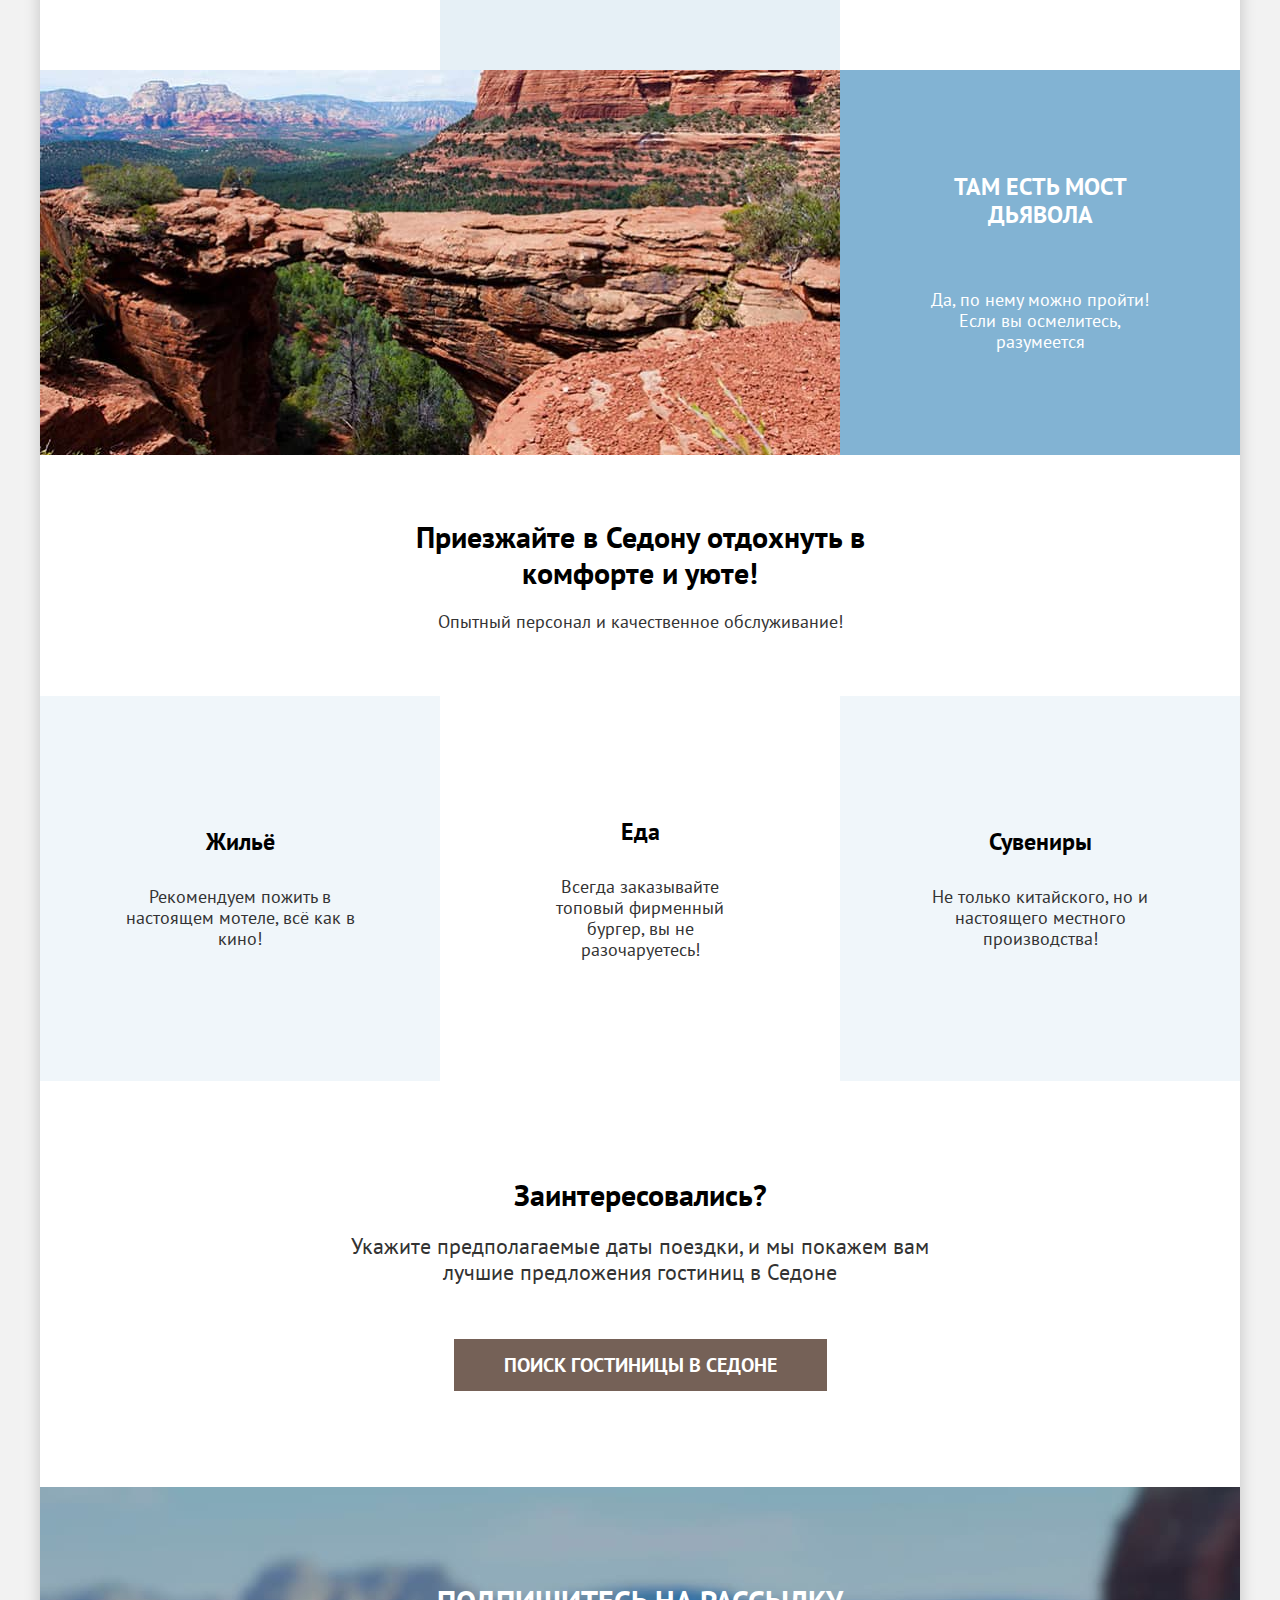
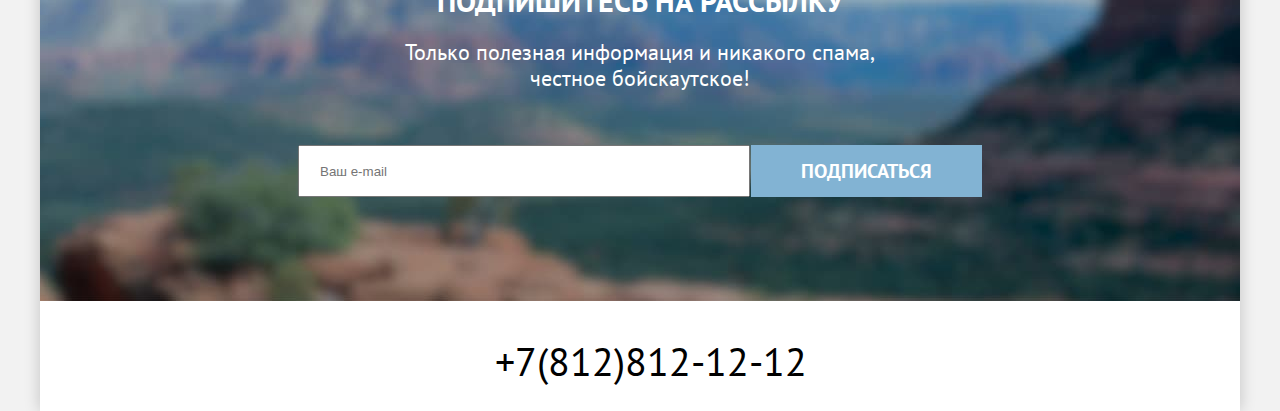
<file: 7/index.html>
<!DOCTYPE html>
<html lang="ru">

  <head>
    <meta charset="utf-8">
    <title>HTML Academy: Седона</title>
    <link rel="stylesheet" href="styles/styles.css">

    <base href="https://htmlacademy-htmlcss.github.io/2326765-sedona-37/7/">
</head>

  <body>
    <div class="page-container">
      <header class="page-header">
        <nav class="navigation">
          <a class="navigation-logo" aria-current="page">
            <img class="page-header-logo" src="images/icons/logo.svg" width="140" height="70"
              alt="Логотип сайта городка Седона.">
          </a>
          <ul class="navigation-list">
            <li class="navigation-item">
              <a class="navigation-link" href="index.html">Главная</a>
            </li>
            <li class="navigation-item">
              <a class="navigation-link" href="about.html">О Седоне</a>
            </li>
            <li class="navigation-item">
              <a class="navigation-link" href="catalog.html">Гостиницы</a>
            </li>
          </ul>
          <ul class="navigation-list navigation-user">
            <li class="navigation-item">
              <button class="search icon" type="button"><span class="visually-hidden">Поиск</span>
                <!--<form class="search-form visually-hidden" action="https://echo.htmlacademy.ru/" method="get">
                <input type="text" name="search-button">
              </form>-->
              </button>
            </li>
            <li class="navigation-item">
              <a class="navigation-link icon" href="favourites.html">
                <span class="visually-hidden">
                  Избранное
                </span>
              </a>
            </li>
            <li class="navigation-item">
              <button class="button search-hotels" type="button">
                Хочу сюда!
              </button>
            </li>
          </ul>
        </nav>
      </header>

      <main class="main-container main-index">
        <section class="hero">
          <h1 class="visually-hidden">Седона</h1>
          <img class="hero-welcome welcome" src="images/index/hero-text-welcome.svg" width="187" height="44" lang="en"
            alt="Welcome">
          <img class="hero-welcome to-the-gorgeous" src="images/index/hero-text-to-the-gorgeous.svg" width="256"
            height="28" lang="en" alt="To the gorgeous">
          <img class="hero-welcome sedona" src="images/index/hero-text-sedona.svg" width="456" height="212" lang="en"
            alt="Sedona. Because the Grand Canyon sucks!">
        </section>
        <section class="advantages">
          <div class="advantages-title-container">
            <h2 class="advantages-title">Седона - небольшой городок в Аризоне, заслуживающий большего!</h2>
            <p class="advantages-description">Рассмотрим причины, по которым Седона круче, чем Гранд-Каньон!</p>
          </div>
          <ul class="advantages-list">
            <li class="advantages-item dark-blue">
              <h3 class="advantages-item-title">Настоящий городок</h3>
              <p class="advantages-item-description">Седона — не аттракцион для туристов, там течёт своя
                жизнь
              </p>
            </li>
            <div class="advantages-image">
              <img src="images/index/advan-photo-1.jpg" width="800" height="385"
                alt="Фотография здания в городке Седона">
            </div>
            <li class="advantages-item">
              <h3 class="advantages-item-title">Небольшая площадь</h3>
              <p class="advantages-item-description">Все достопримечательности находятся очень близко</p>
            </li>
            <li class="advantages-item middle-blue">
              <h3 class="advantages-item-title">Красивая дорога</h3>
              <p class="advantages-item-description">Ехать в Седону из Лас-Вегаса совсем не скучно!</p>
            </li>
            <li class="advantages-item">
              <h3 class="advantages-item-title">Мало туристов</h3>
              <p class="advantages-item-description">Большинство едет в Гранд Каньон и толпится там</p>
            </li>
            <div class="advantages-image">
              <img src="images/index/advan-photo-2.jpg" width="800" height="385" alt="Природные каменный мост">
            </div>
            <li class="advantages-item dark-blue">
              <h3 class="advantages-item-title white">Там есть мост дьявола</h3>
              <p class="advantages-item-description">Да, по нему можно пройти! Если&nbsp;вы осмелитесь,
                разумеется
              </p>
            </li>

          </ul>
        </section>
        <section class="reco">
          <div class="calling-title-container">
            <h2 class="calling-title">Приезжайте в Седону отдохнуть в комфорте и уюте!</h2>
            <p class="calling-title-description">Опытный персонал и качественное обслуживание!</p>
          </div>
          <ul class="reco-list">
            <li class="reco-item">
              <h3 class="reco-title">Жильё</h3>
              <p class="reco-description">Рекомендуем пожить в настоящем мотеле, всё как в кино!</p>
            </li>
            <li class="reco-item">
              <h3 class="reco-title">Еда</h3>
              <p class="reco-description">Всегда заказывайте топовый фирменный бургер, вы не разочаруетесь!
              </p>
            </li>
            <li class="reco-item">
              <h3 class="reco-title">Сувениры</h3>
              <p class="reco-description">Не только китайского, но и настоящего местного производства!</p>
            </li>
          </ul>
        </section>
        <section class="finding-hotel">
          <h2 class="finding-hotel-title">Заинтересовались?</h2>
          <p class="finding-hotel-description">Укажите предполагаемые даты поездки, и мы покажем вам лучшие предложения
            гостиниц в Седоне</p>
          <button class="button finding-hotel-button" type="button">Поиск гостиницы в Седоне</button>
        </section>
        <section class="subscribe">
          <div class="subscribe-container">
            <h2 class="subscribe-title subscribe-title-index">Подпишитесь на рассылку</h2>
            <p class="subscribe-text sub-text-index">Только полезная информация и никакого спама,
              честное&nbsp;бойскаутское!</p>
            <form class="subscribe-form" action="https://echo.htmlacademy.ru/" method="post">
              <input class="subscribe-input" type="email" name="subscribe-email" placeholder="Ваш e-mail" required>
              <button class="button subscribe-email-button" type="button">Подписаться</button>
            </form>
          </div>
        </section>
      </main>

      <footer class="page-footer">
        <section class="networks">
          <h2 class="visually-hidden">Наши соцсети</h2>
          <ul class="networks-list">
            <li class="networks-item">
              <a class="button-network" href="https://vk.com/htmlacademy">
                <span class="visually-hidden">Вконтакте</span>
              </a>
            </li>
            <li class="networks-item">
              <a class="button-network" href="https://t.me/htmlacademy">
                <span class="visually-hidden">Телеграм</span>
              </a>
            </li>
            <li class="networks-item">
              <a class="button-network" href="https://www.youtube.com/user/htmlacademyru">
                <span class="visually-hidden">Youtube</span>
              </a>
            </li>
          </ul>
        </section>
        <section class="footer-contacts">
          <h2 class="visually-hidden">Контакты</h2>
          <a class="contacts-phone" href="tel:+78128121212">+7(812)812-12-12</a>
        </section>
        <section class="footer-logo">
          <a class="visually-hidden" href="https://htmlacademy.ru/">
            <img src="images/icons/htmlacademy.svg" width="115" height="33" alt="Логотип htmlacademy">
          </a>
        </section>
      </footer>
    </div>
  </body>

</html>
</file>
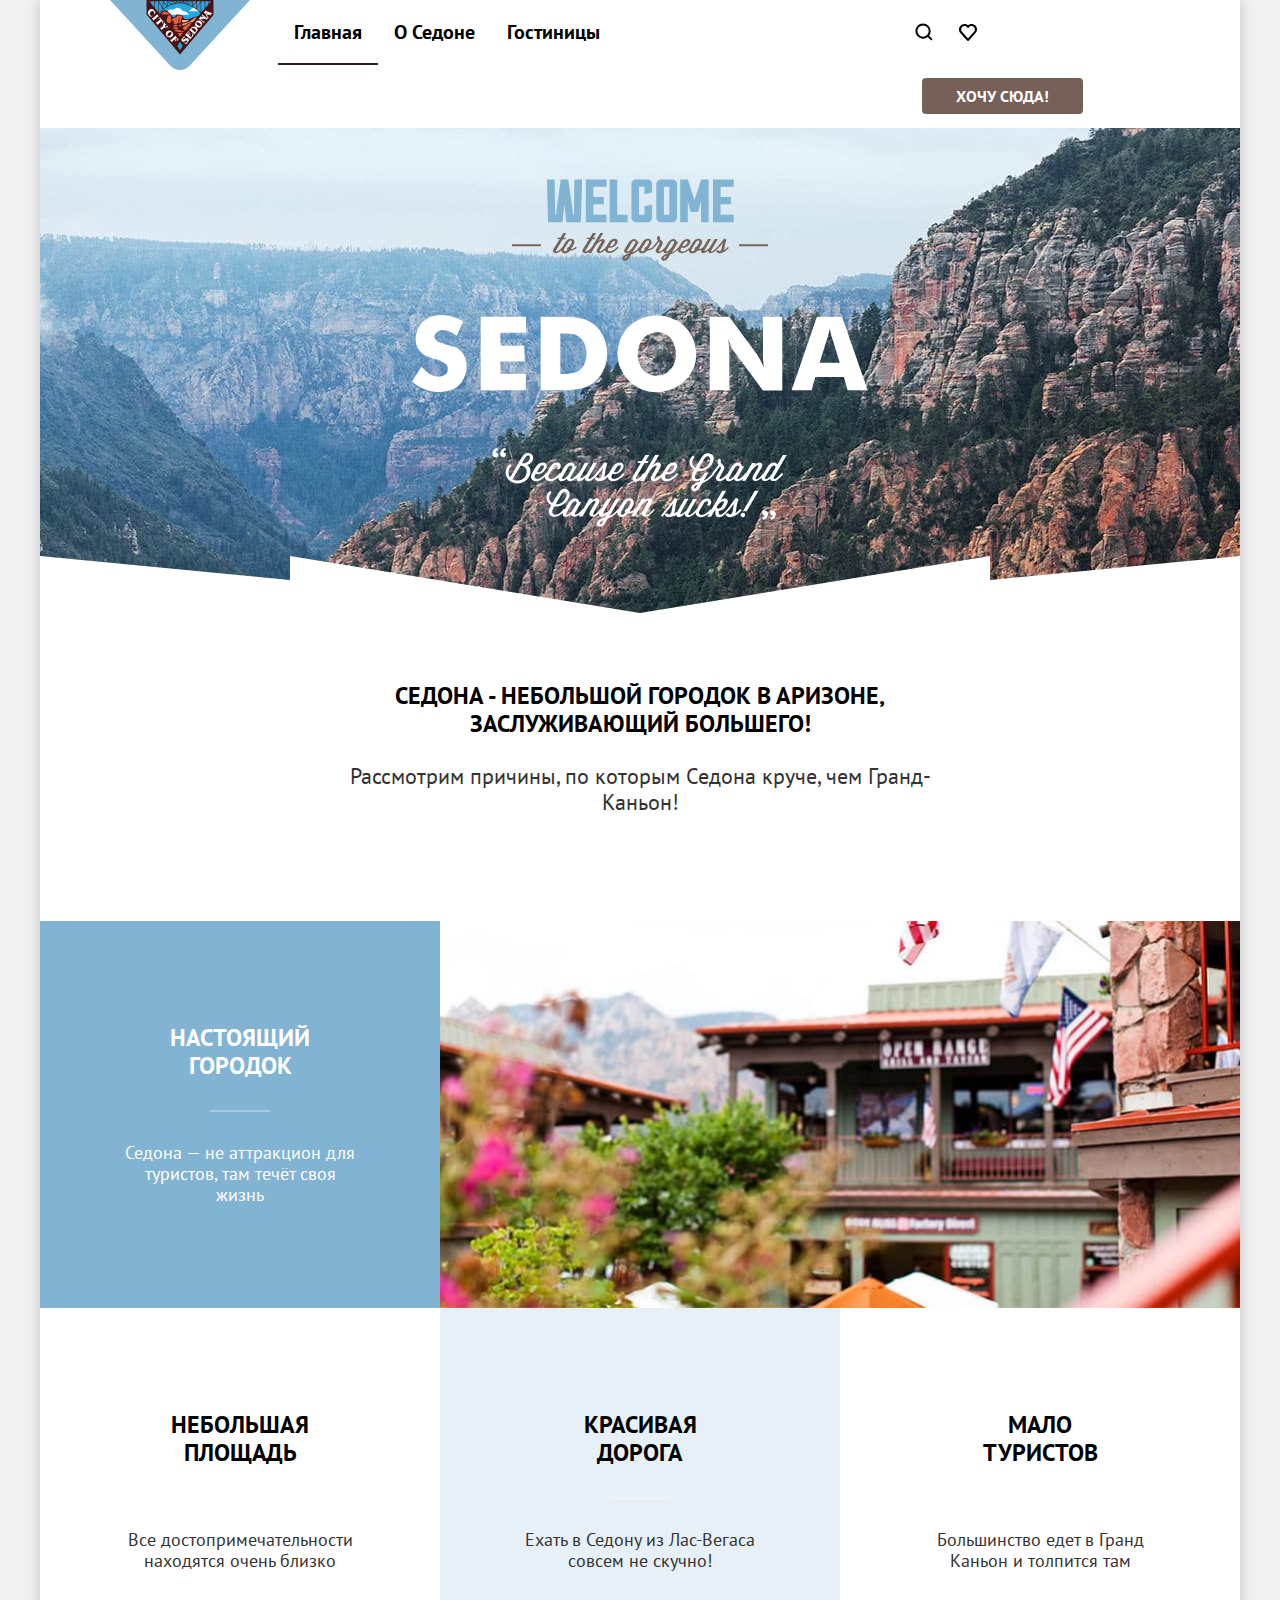
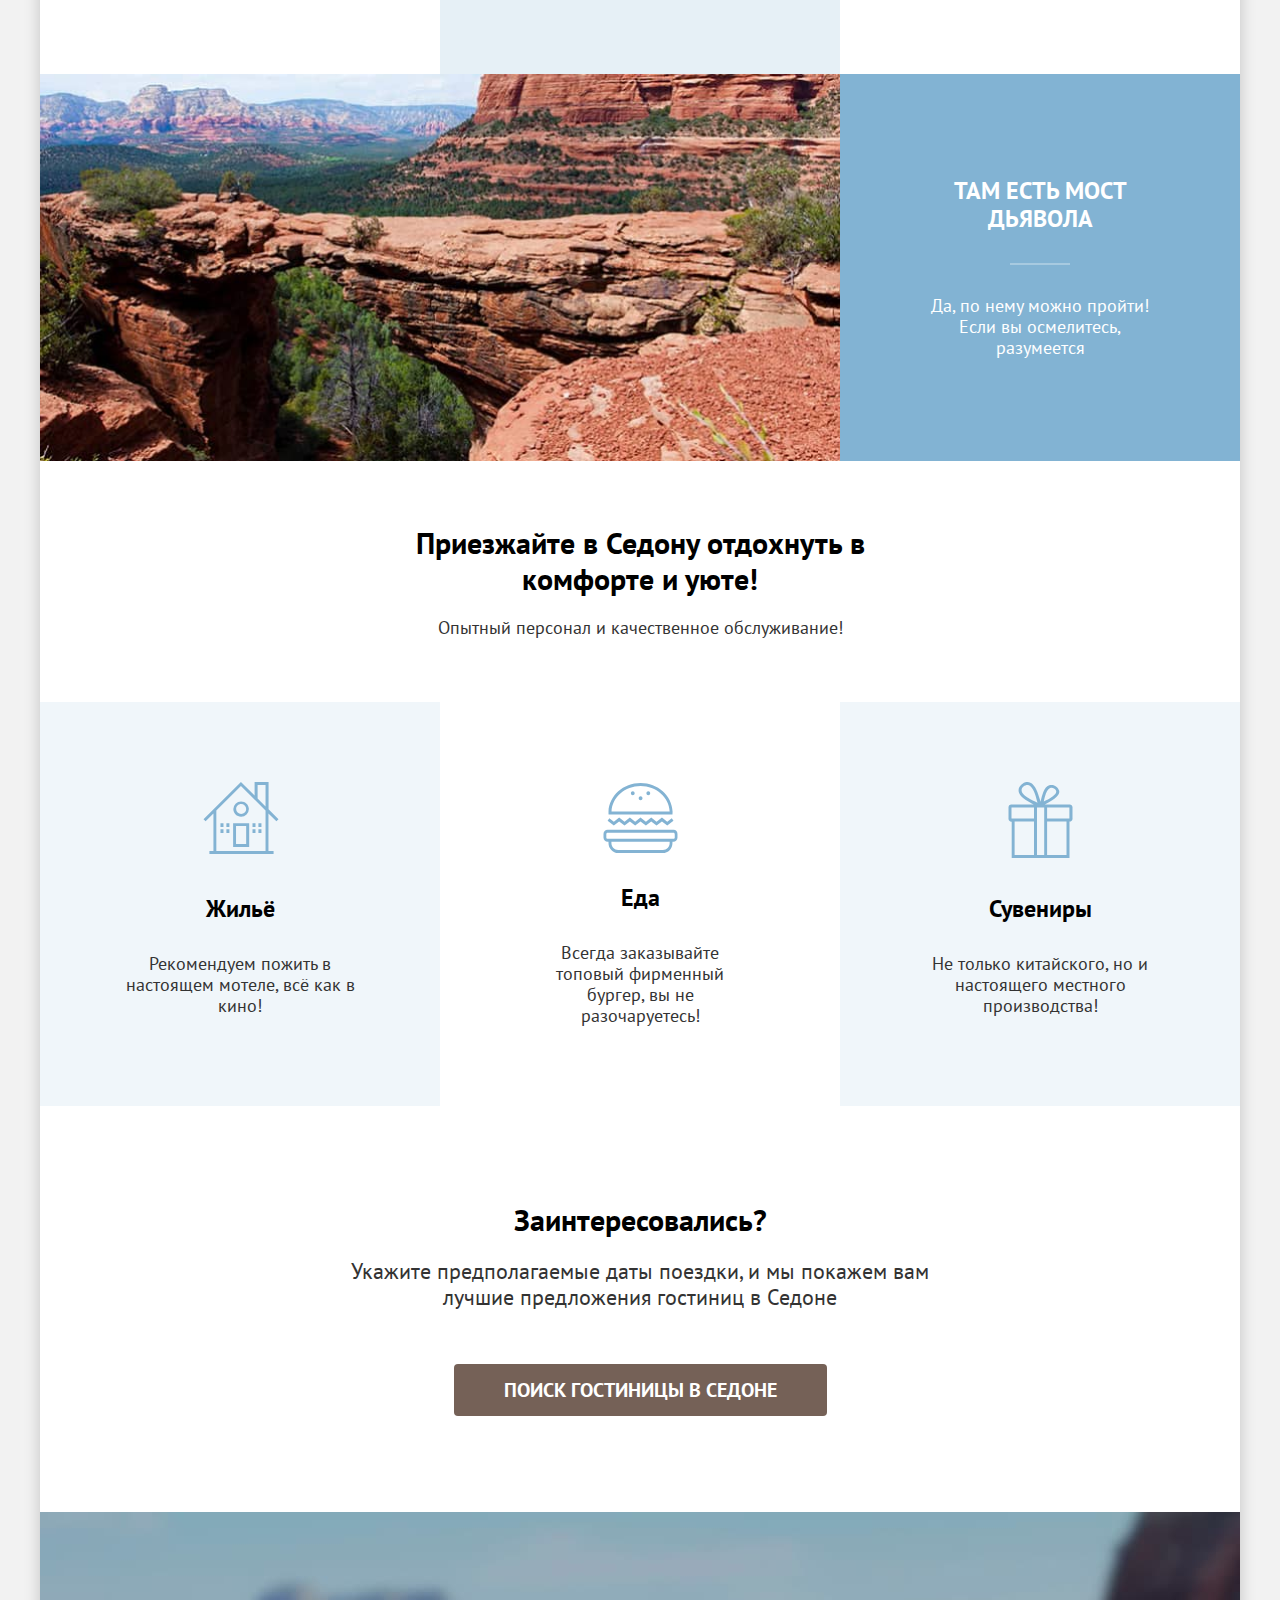
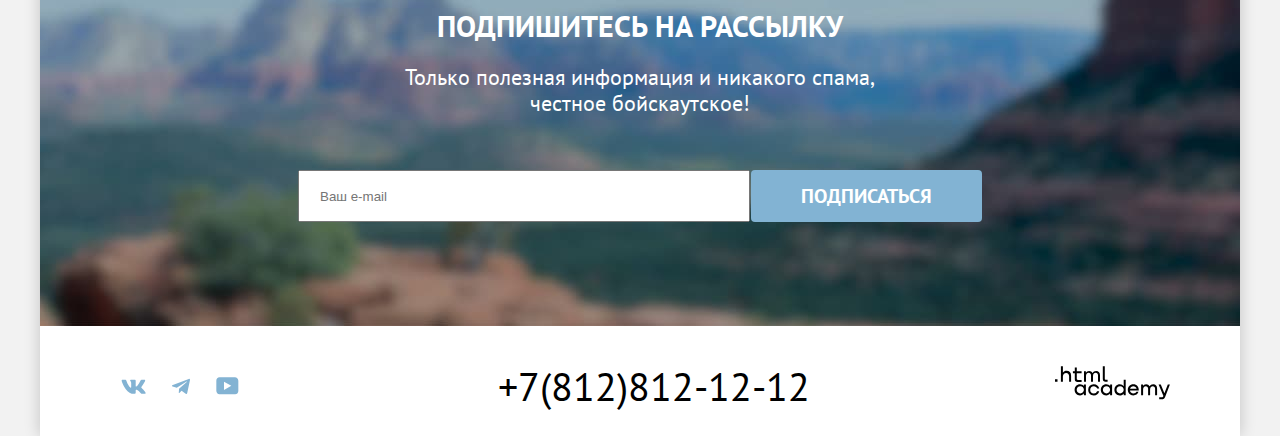
<file: 8/index.html>
<!DOCTYPE html>
<html lang="ru">

  <head>
    <meta charset="utf-8">
    <title>HTML Academy: Седона</title>
    <link rel="stylesheet" href="styles/styles.css">

    <base href="https://htmlacademy-htmlcss.github.io/2326765-sedona-37/8/">
</head>

  <body>
    <div class="page-container">
      <header class="page-header">
        <nav class="navigation">
          <a class="navigation-logo" aria-current="page">
            <img class="page-header-logo" src="images/icons/logo.svg" width="140" height="70"
              alt="Логотип сайта городка Седона.">
          </a>
          <ul class="navigation-list">
            <li class="navigation-item">
              <a class="navigation-link navigation-link-current" href="index.html">Главная</a>
            </li>
            <li class="navigation-item">
              <a class="navigation-link" href="about.html">О Седоне</a>
            </li>
            <li class="navigation-item">
              <a class="navigation-link" href="catalog.html">Гостиницы</a>
            </li>
          </ul>
          <ul class="navigation-list navigation-user">
            <li class="navigation-item">
              <button class="search icon" type="button"><span class="visually-hidden">Поиск</span>
                <!--<form class="search-form visually-hidden" action="https://echo.htmlacademy.ru/" method="get">
                <input type="text" name="search-button">
              </form>-->
              </button>
            </li>
            <li class="navigation-item">
              <a class="navigation-link favourites icon" href="favourites.html">
                <span class="visually-hidden">
                  Избранное
                </span>
              </a>
            </li>
            <li class="navigation-item">
              <button class="button search-hotels" type="button">
                Хочу сюда!
              </button>
            </li>
          </ul>
        </nav>
      </header>

      <main class="main-container main-index">
        <section class="hero">
          <h1 class="visually-hidden">Седона</h1>
          <img class="hero-welcome welcome" src="images/index/hero-text-welcome.svg" width="187" height="44" lang="en"
            alt="Welcome.">
          <img class="hero-welcome to-the-gorgeous" src="images/index/hero-text-to-the-gorgeous.svg" width="256"
            height="28" lang="en" alt="To the gorgeous.">
          <img class="hero-welcome sedona" src="images/index/hero-text-sedona.svg" width="456" height="212" lang="en"
            alt="Sedona. Because the Grand Canyon sucks!">
        </section>
        <section class="advantages">
          <div class="advantages-title-container">
            <h2 class="advantages-title">Седона - небольшой городок в Аризоне, заслуживающий большего!</h2>
            <p class="advantages-description">Рассмотрим причины, по которым Седона круче, чем Гранд-Каньон!</p>
          </div>
          <ul class="advantages-list">
            <li class="advantages-item dark-blue">
              <h3 class="advantages-item-title">Настоящий городок</h3>
              <p class="advantages-item-description">Седона — не аттракцион для туристов, там течёт своя
                жизнь
              </p>
            </li>
            <div class="advantages-image">
              <img src="images/index/advan-photo-1.jpg" width="800" height="385"
                alt="Фотография здания в городке Седона">
            </div>
            <li class="advantages-item">
              <h3 class="advantages-item-title">Небольшая площадь</h3>
              <p class="advantages-item-description">Все достопримечательности находятся очень близко</p>
            </li>
            <li class="advantages-item middle-blue">
              <h3 class="advantages-item-title">Красивая дорога</h3>
              <p class="advantages-item-description">Ехать в Седону из Лас-Вегаса совсем не скучно!</p>
            </li>
            <li class="advantages-item">
              <h3 class="advantages-item-title">Мало туристов</h3>
              <p class="advantages-item-description">Большинство едет в Гранд Каньон и толпится там</p>
            </li>
            <div class="advantages-image">
              <img src="images/index/advan-photo-2.jpg" width="800" height="385" alt="Природные каменный мост">
            </div>
            <li class="advantages-item dark-blue">
              <h3 class="advantages-item-title white">Там есть мост дьявола</h3>
              <p class="advantages-item-description">Да, по нему можно пройти! Если&nbsp;вы осмелитесь,
                разумеется
              </p>
            </li>

          </ul>
        </section>
        <section class="reco">
          <div class="calling-title-container">
            <h2 class="calling-title">Приезжайте в Седону отдохнуть в комфорте и уюте!</h2>
            <p class="calling-title-description">Опытный персонал и качественное обслуживание!</p>
          </div>
          <ul class="reco-list">
            <li class="reco-item reco-item-home">
              <h3 class="reco-title">Жильё</h3>
              <p class="reco-description">Рекомендуем пожить в настоящем мотеле, всё как в кино!</p>
            </li>
            <li class="reco-item reco-item-food">
              <h3 class="reco-title">Еда</h3>
              <p class="reco-description">Всегда заказывайте топовый фирменный бургер, вы не разочаруетесь!
              </p>
            </li>
            <li class="reco-item reco-item-gift">
              <h3 class="reco-title">Сувениры</h3>
              <p class="reco-description">Не только китайского, но и настоящего местного производства!</p>
            </li>
          </ul>
        </section>
        <section class="finding-hotel">
          <h2 class="finding-hotel-title">Заинтересовались?</h2>
          <p class="finding-hotel-description">Укажите предполагаемые даты поездки, и мы покажем вам лучшие предложения
            гостиниц в Седоне</p>
          <button class="button finding-hotel-button" type="button">Поиск гостиницы в Седоне</button>
        </section>
        <section class="subscribe">
          <div class="subscribe-container">
            <h2 class="subscribe-title subscribe-title-index">Подпишитесь на рассылку</h2>
            <p class="subscribe-text sub-text-index">Только полезная информация и никакого спама,
              честное&nbsp;бойскаутское!</p>
            <form class="subscribe-form" action="https://echo.htmlacademy.ru/" method="post">
              <input class="subscribe-input" type="email" name="subscribe-email" placeholder="Ваш e-mail" required>
              <button class="button subscribe-email-button" type="button">Подписаться</button>
            </form>
          </div>
        </section>
      </main>

      <footer class="page-footer">
        <section class="networks">
          <h2 class="visually-hidden">Наши соцсети</h2>
          <ul class="networks-list">
            <li class="networks-item">
              <a class="button-network" href="https://vk.com/htmlacademy">
                <svg class="networks-icon" aria-hidden="true" focusable="false" width="25" height="15" fill="none"
                  viewBox="0 0 25 15" xmlns="http://www.w3.org/2000/svg">
                  <path fill="#83B3D3" fill-rule="evenodd" clip-rule="evenodd"
                    d="M24.12 1.8c.16-.54 0-.94-.8-.94H20.7c-.67 0-.98.34-1.15.73 0 0-1.33 3.2-3.22 5.27-.61.6-.9.8-1.23.8-.16 0-.41-.2-.41-.75v-5.1c0-.66-.19-.95-.74-.95H9.82c-.42 0-.67.3-.67.59 0 .62.95.76 1.04 2.51v3.8c0 .83-.15.98-.48.98-.9 0-3.06-3.2-4.34-6.88-.25-.72-.5-1-1.18-1H1.57c-.75 0-.9.34-.9.73 0 .68.89 4.07 4.14 8.55 2.17 3.06 5.23 4.72 8 4.72 1.68 0 1.88-.37 1.88-1v-2.32c0-.74.16-.88.7-.88.38 0 1.05.19 2.6 1.66 1.79 1.75 2.08 2.54 3.08 2.54h2.63c.75 0 1.12-.37.9-1.1-.23-.72-1.08-1.77-2.2-3.02-.62-.71-1.54-1.48-1.82-1.86-.39-.5-.28-.71 0-1.15 0 0 3.2-4.42 3.54-5.93Z" />
                </svg>
                <span class="visually-hidden">Вконтакте</span>
              </a>
            </li>
            <li class="networks-item">
              <a class="button-network" href="https://t.me/htmlacademy">
                <svg class="networks-icon" xmlns="http://www.w3.org/2000/svg" width="18" height="17" fill="none"
                  viewBox="0 0 18 17">
                  <path fill="#83B3D3"
                    d="M16.79.96.84 7.1c-1.09.44-1.08 1.05-.2 1.32l4.1 1.28 9.47-5.98c.44-.27.85-.13.52.17l-7.68 6.93-.28 4.22c.41 0 .6-.2.83-.41l1.99-1.94 4.13 3.06c.77.42 1.31.2 1.5-.71l2.72-12.8c.28-1.1-.43-1.61-1.16-1.28Z" />
                </svg>
                <span class="visually-hidden">Телеграм</span>
              </a>
            </li>
            <li class="networks-item">
              <a class="button-network" href="https://www.youtube.com/user/htmlacademyru">
                <svg class="networks-icon" xmlns="http://www.w3.org/2000/svg" width="23" height="18" fill="none"
                  viewBox="0 0 23 18">
                  <path fill="#83B3D3"
                    d="M18.94.36H3.51C1.65.36.33 1.95.33 3.76v10.09c0 1.91 1.32 3.5 3.18 3.5h15.65c1.64 0 3.17-1.59 3.17-3.4V3.76c-.22-1.8-1.53-3.4-3.39-3.4ZM7.99 12.89V4.82l7.34 4.04-7.34 4.03Z" />
                </svg>
                <span class="visually-hidden">Youtube</span>
              </a>
            </li>
          </ul>
        </section>
        <section class="footer-contacts">
          <h2 class="visually-hidden">Контакты</h2>
          <a class="contacts-phone" href="tel:+78128121212">+7(812)812-12-12</a>
        </section>
        <section class="footer-logo">
          <a class="footer-logo-link" href="https://htmlacademy.ru/">
            <svg class="footer-logo-icon" xmlns="http://www.w3.org/2000/svg" width="115" height="34" fill="none"
              viewBox="0 0 115 34">
              <path fill="#000"
                d="M0 13.26v2.6h2.5v-2.6H0ZM11.6 4.86c-1.6 0-2.8.7-3.6 1.7h-.1V.36h-2v15.5h2v-5.3c0-2.1 1.3-3.6 3.3-3.6 1.8 0 2.9 1.4 2.9 3.2v5.7h2v-6.1c.1-3-1.8-4.9-4.5-4.9ZM26.6 5.16h-4.8v-3.7h-2v3.8h-1.9v2h1.9v6c0 1.7 1 2.7 2.7 2.7h4.1v-2h-3.7c-.7 0-1.1-.4-1.1-1.1v-5.7h4.8v-2ZM41.1 4.96c-1.6 0-2.9.8-3.5 2.1h-.1c-.6-1.2-1.8-2.1-3.4-2.1-1.4 0-2.5.8-3.1 1.8h-.1v-1.6H29v10.6h2v-5.4c0-2 1-3.5 2.6-3.5 1.5 0 2.4 1 2.4 2.6v6.3h2v-5.6c0-2.4 1.4-3.3 2.6-3.3 1.5 0 2.4 1 2.4 2.6v6.3h2v-6.5c.1-2.5-1.4-4.3-3.9-4.3ZM47.8 13.06c0 1.7 1 2.7 2.8 2.7h2v-2h-1.7c-.7 0-1.1-.4-1.1-1.1V.36h-2v12.7ZM28.9 20.06c-.9-1.1-2.2-1.8-3.9-1.8-3.1 0-5.4 2.3-5.4 5.6s2.3 5.6 5.4 5.6c1.8 0 3-.8 3.8-1.9h.1v1.6h2v-10.6h-2v1.5Zm-3.6 7.4c-2.2 0-3.6-1.6-3.6-3.6s1.4-3.6 3.6-3.6 3.6 1.6 3.6 3.6c0 1.9-1.4 3.6-3.6 3.6ZM44.2 22.36c-.5-2.4-2.6-4.1-5.4-4.1a5.4 5.4 0 0 0-5.6 5.6c0 3.1 2.2 5.6 5.6 5.6 2.8 0 4.9-1.8 5.4-4.2h-2.1a3.4 3.4 0 0 1-3.3 2.3c-2.2 0-3.6-1.6-3.6-3.6s1.4-3.6 3.6-3.6c1.6 0 2.8 1 3.3 2.2h2.1v-.2ZM55.1 20.06c-.9-1.1-2.2-1.8-3.9-1.8-3.1 0-5.4 2.3-5.4 5.6s2.3 5.6 5.4 5.6c1.8 0 3-.8 3.8-1.9h.1v1.6h2v-10.6h-2v1.5Zm-3.6 7.4c-2.2 0-3.6-1.6-3.6-3.6s1.4-3.6 3.6-3.6 3.6 1.6 3.6 3.6c0 1.9-1.5 3.6-3.6 3.6ZM68.7 20.16c-.9-1.1-2.2-1.9-3.9-1.9-3.1 0-5.4 2.3-5.4 5.6s2.2 5.6 5.4 5.6c1.7 0 3-.8 3.8-1.8h.1v1.5h2v-15.4h-2v6.4Zm-3.6 7.3c-2.2 0-3.6-1.6-3.6-3.6s1.4-3.6 3.6-3.6 3.6 1.6 3.6 3.6c-.1 2-1.5 3.6-3.6 3.6ZM78.3 18.26c-3.3 0-5.5 2.5-5.5 5.6 0 3 2.1 5.6 5.5 5.6 2.5 0 4.5-1.3 5.2-3.6h-2.1c-.5 1-1.6 1.6-3 1.6-1.9 0-3.3-1.3-3.4-2.9h8.8c.2-3.6-2-6.3-5.5-6.3Zm0 1.9c1.7 0 3 1 3.3 2.6h-6.5c.3-1.5 1.5-2.6 3.2-2.6ZM98.2 18.26c-1.6 0-2.9.8-3.6 2h-.1c-.6-1.2-1.8-2-3.4-2-1.4 0-2.5.7-3.1 1.8v-1.5h-1.9v10.6h2v-5.4c0-2 1-3.4 2.6-3.5 1.5 0 2.4 1 2.4 2.6v6.3h2v-5.6c0-2.4 1.4-3.3 2.6-3.3 1.5 0 2.4 1 2.4 2.6v6.3h2v-6.5c.1-2.6-1.4-4.4-3.9-4.4ZM109.4 27.36l-3.6-8.9h-2.2l4.8 11.6c-.3.9-.7 1.2-1.7 1.2h-2.5v2h2.5c1.8 0 2.8-.8 3.5-2.6l4.7-12.2h-2.1l-3.4 8.9Z" />
            </svg>
          </a>
        </section>
      </footer>
    </div>
  </body>

</html>
</file>
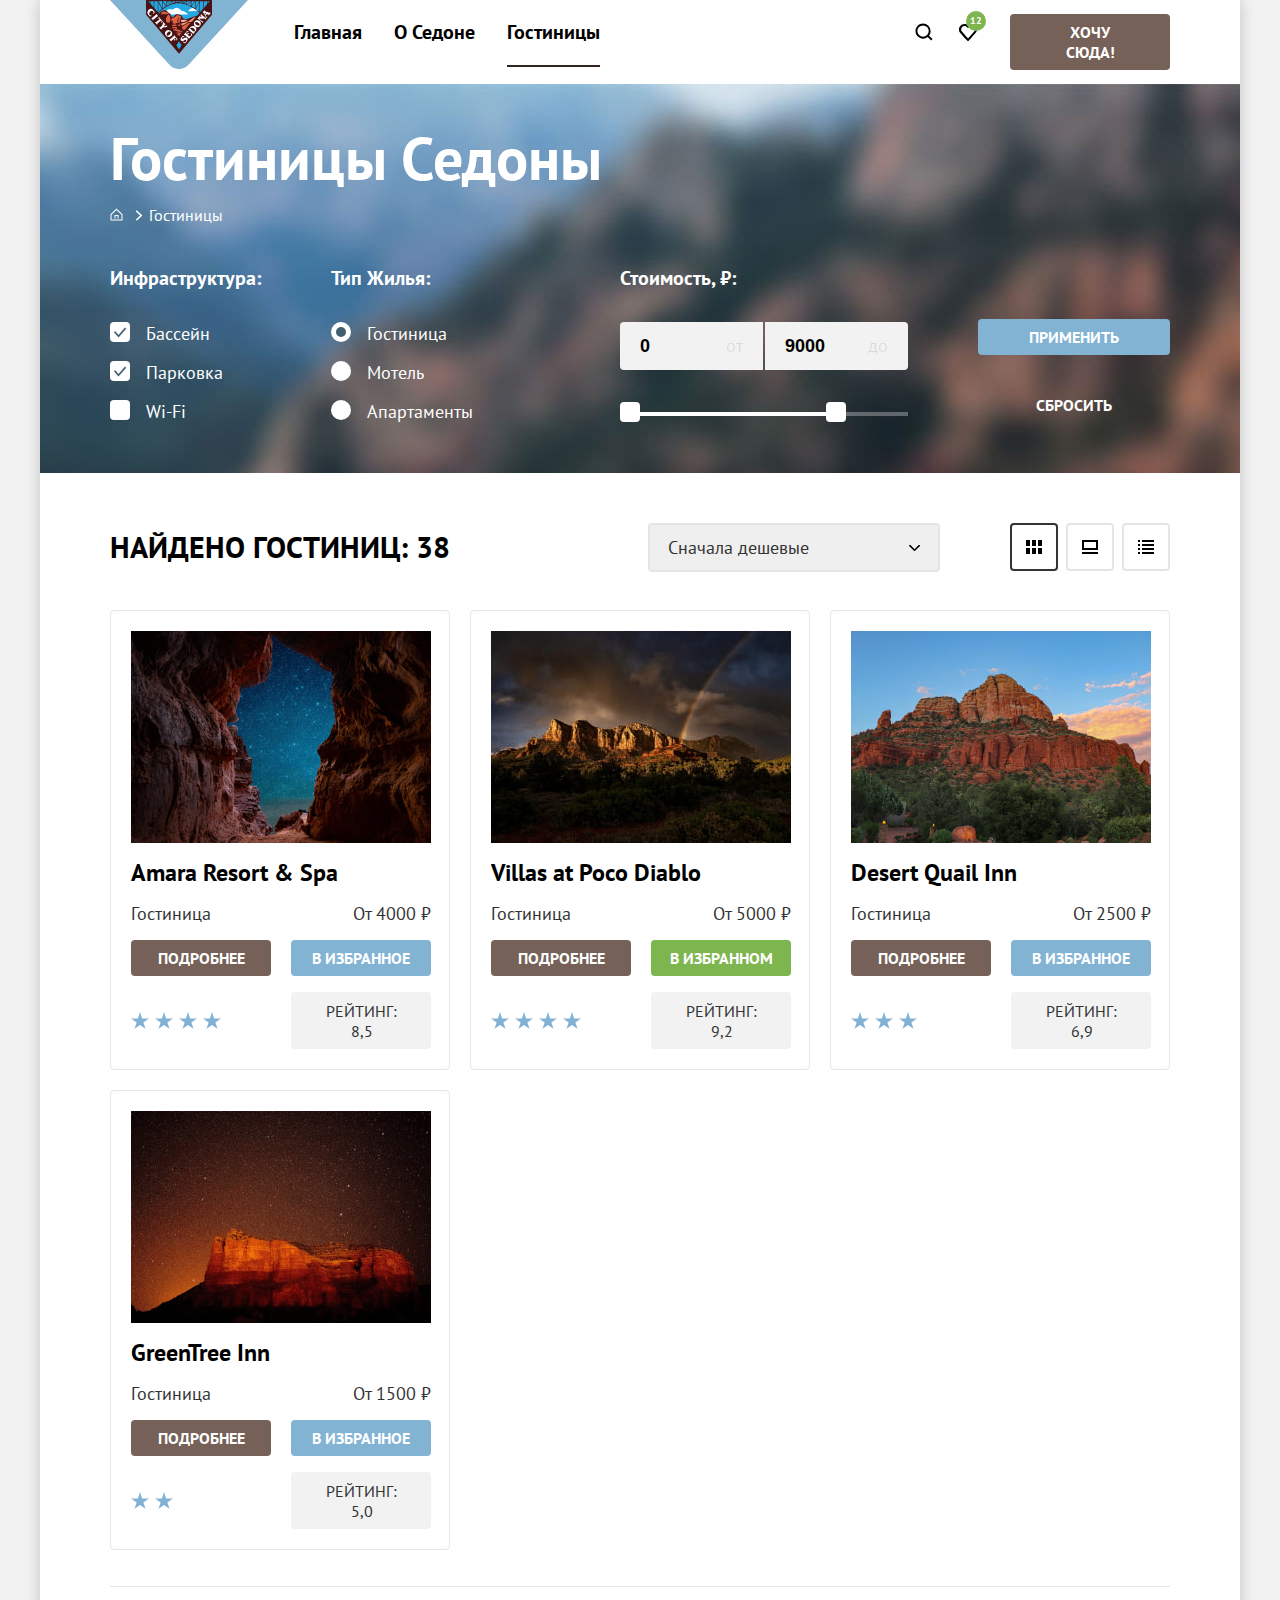
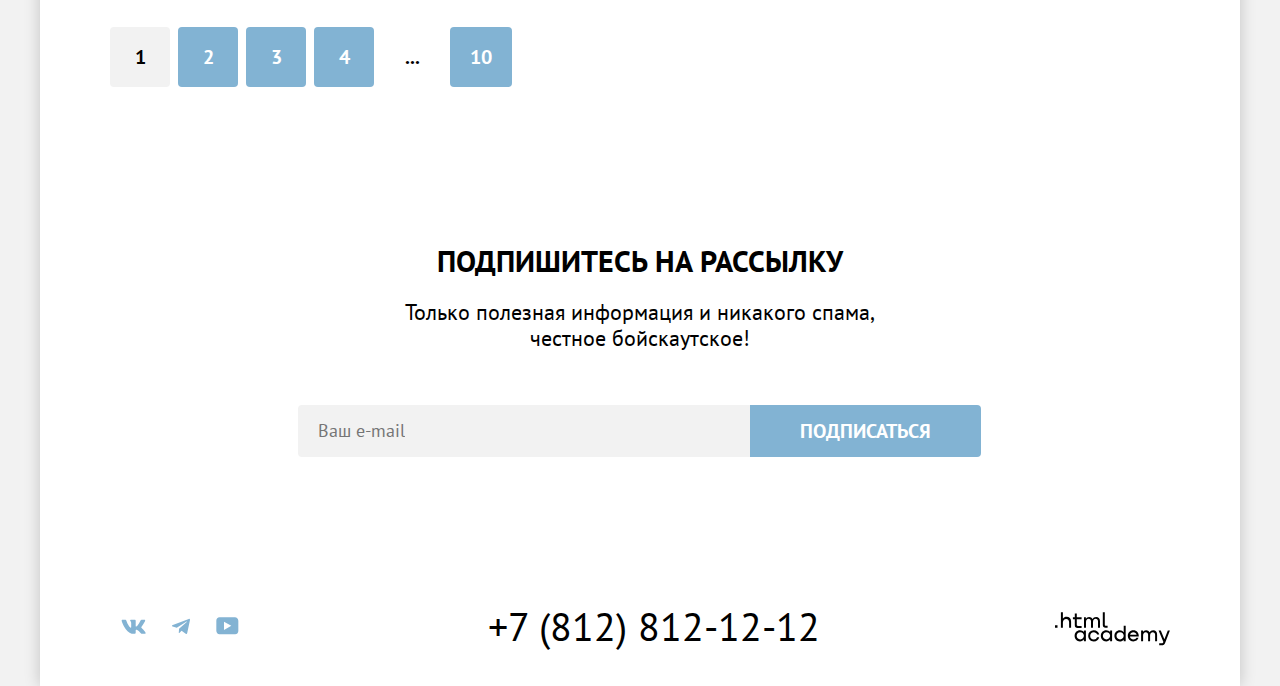
<file: catalog.html>
<!DOCTYPE html>
<html lang="ru">

  <head>
    <meta charset="utf-8">
    <title>HTML Academy: Седона</title>
    <link rel="icon" type="image/png" sizes="32x32" href="images/icons/favicon.png">
    <link rel="stylesheet" href="styles/styles.css">
  </head>

  <body>
    <div class="page-container">
      <header class="page-header" data-test="header">
        <nav class="navigation">
          <a class="navigation-logo" href="index.html">
            <img class="page-header-logo" src="images/icons/logo.svg" width="140" height="70"
              alt="Логотип сайта городка Седона.">
          </a>
          <ul class="navigation-list">
            <li class="navigation-item">
              <a class="navigation-link" href="index.html">Главная</a>
            </li>
            <li class="navigation-item">
              <a class="navigation-link" href="about.html">О Седоне</a>
            </li>
            <li class="navigation-item">
              <a class="navigation-link navigation-link-current" href="catalog.html">Гостиницы</a>
            </li>
          </ul>
          <ul class="navigation-list navigation-user">
            <li class="navigation-item">
              <button class="search icon" type="button"><span class="visually-hidden">Поиск</span>
              </button>
            </li>
            <li class="navigation-item">
              <a class="navigation-link favourites icon" href="favourites.html">
                <span class="visually-hidden">
                  Избранное
                </span>
                <span class="visually-hidden">Добавленных в избранное отелей:
                </span>
                <span class="favourites-circle">12</span>
              </a>
            </li>
            <li class="navigation-item">
              <button class="button search-hotels" type="button">
                Хочу сюда!
              </button>
            </li>
          </ul>
        </nav>
      </header>

      <main class="main-container" data-test="main">
        <div class="catalog-background">
          <h1 class="catalog-header-title">Гостиницы Седоны</h1>
          <section data-test="filter">
            <header class="catalog-header">
              <ol class="breadcrumbs">
                <li class="breadcrumbs-item">
                  <a class="breadcrumbs-link" href="index.html">
                    <svg class="breadcrumbs-icon" xmlns="http://www.w3.org/2000/svg" width="13" height="13" fill="none"
                      viewBox="0 0 13 13">
                      <path fill="#fff" d="m6.5.5-6 5.8v6.2h12V6.3L6.5.5Zm5 11h-10V6.7l5-4.8 5 4.8v4.8Z" />
                      <path fill="#fff" d="M4.5 10.5h1V8h2v2.5h1V7h-4v3.5Z" />
                    </svg>
                    <span class="visually-hidden">Главная
                      страница</span></a>
                </li>
                <li class="breadcrumbs-item">
                  <a class="breadcrumbs-link ">Гостиницы</a>
                </li>
              </ol>
            </header>
            <div class="filter">
              <h2 class="visually-hidden">Фильтр поиска гостиниц</h2>
              <form class="catalog-filter" action="https://echo.htmlacademy.ru/" method="get">
                <div class="catalog-filter-container">
                  <fieldset class="catalog-filter-group">
                    <legend class="catalog-filter-title">Инфраструктура:</legend>
                    <ul class="catalog-filter-list">
                      <li class="catalog-filter-item">
                        <label class="control">
                          <input class="visually-hidden control-input" type="checkbox" name="pool" checked>
                          <span class="control-mark"></span>
                          <span class="control-label">
                            Бассейн
                          </span>
                        </label>
                      </li>
                      <li class="catalog-filter-item">
                        <label class="control">
                          <input class="visually-hidden control-input" type="checkbox" name="parking" checked>
                          <span class="control-mark"></span>
                          <span class="control-label">
                            Парковка
                          </span>
                        </label>
                      </li>
                      <li class="catalog-filter-item">
                        <label class="control">
                          <input class="visually-hidden control-input" type="checkbox" name="wi-fi">
                          <span class="control-mark"></span>
                          <span class="control-label">
                            Wi-Fi
                          </span>
                        </label>
                      </li>
                    </ul>
                  </fieldset>
                  <fieldset class="catalog-filter-group">
                    <legend class="catalog-filter-title">Тип жилья:</legend>
                    <ul class="catalog-filter-list">
                      <li class="catalog-filter-item">
                        <label class="control">
                          <input class="visually-hidden control-input" type="radio" name="hotel-type"
                            value="catalog-filter-hotel" checked>
                          <span class="control-mark-radio"></span>
                          <span class="control-label">
                            Гостиница
                          </span>
                        </label>
                      </li>
                      <li class="catalog-filter-item">
                        <label class="control">
                          <input class="visually-hidden control-input" type="radio" name="hotel-type"
                            value="catalog-filter-motel">
                          <span class="control-mark-radio"></span>
                          <span class="control-label">
                            Мотель
                          </span>
                        </label>
                      </li>
                      <li class="catalog-filter-item">
                        <label class="control">
                          <input class="visually-hidden control-input" type="radio" name="hotel-type"
                            value="catalog-filter-appartments">
                          <span class="control-mark-radio"></span>
                          <span class="control-label">
                            Апартаменты
                          </span>
                        </label>
                      </li>
                    </ul>
                  </fieldset>
                </div>
                <div class="catalog-filter-container">
                  <fieldset class="catalog-filter-group cost">
                    <legend class="catalog-filter-title">Стоимость, ₽:</legend>
                    <div class="catalog-filter-item range">
                      <label class="control-range">
                        <input class="cost-input cost-from-input" type="number" name="cost-from" max="9000"
                          placeholder="0">
                        <span class="cost-input-text">От</span>
                      </label>
                      <label class="control-range">
                        <input class="cost-input cost-before-input" type="number" name="cost-before" max="9000"
                          placeholder="9000">
                        <span class="cost-input-text">До</span>
                      </label>

                      <div class="range-scale">
                        <div class="range-bar" style="left: 0;width:226px">
                          <button class="range-toggle toggle-min">
                          </button>
                          <button class="range-toggle toggle-max">
                          </button>
                        </div>
                      </div>
                    </div>
                  </fieldset>
                  <div class="filter-buttons">
                    <button class="button button-submit" type="submit">Применить</button>
                    <button class="button button-reset" type="reset">Сбросить</button>
                  </div>
                </div>
              </form>
            </div>
          </section>
        </div>
        <section class="catalog" data-test="catalog">
          <div class="sorting-container">
            <h2 class="catalog-title">Найдено гостиниц: <span>38</span></h2>
            <select class="select-control" aria-label="Сортировка">
              <option value="cheap" selected>Сначала дешевые</option>
              <option value="popular">Сначала популярные</option>
              <option value="expensive">Сначала дорогие</option>
            </select>
            <ul class="sorting-buttons">
              <li class="sorting-buttons-item button-selected">
                <a href="#" class="card-grid-toggle">
                  <svg class="view-button-icon" xmlns="http://www.w3.org/2000/svg" width="16" height="14" fill="none"
                    viewBox="0 0 16 14">
                    <path fill="#000"
                      d="M4 0H0v6h4V0ZM16 0h-4v6h4V0ZM10 0H6v6h4V0ZM4 8H0v6h4V8ZM16 8h-4v6h4V8ZM10 8H6v6h4V8Z" />
                  </svg>
                  <span class="visually-hidden">Показать карточки</span>
                </a>
              </li>
              <li class="sorting-buttons-item">
                <a href="#" class="card-grid-toggle">
                  <svg xmlns="http://www.w3.org/2000/svg" width="16" height="14" fill="none" viewBox="0 0 16 14">
                    <path fill="#000" d="M16 12H0v2h16v-2ZM14 2v6H2V2h12Zm2-2H0v10h16V0Z" />
                  </svg>
                  <span class="visually-hidden">Показать карточку с превью</span>
                </a>
              </li>
              <li class="sorting-buttons-item">
                <a href="#" class="card-grid-toggle">
                  <svg xmlns="http://www.w3.org/2000/svg" width="16" height="14" fill="none" viewBox="0 0 16 14">
                    <path fill="#000"
                      d="M2 0H0v2h2V0ZM16 0H4v2h12V0ZM2 4H0v2h2V4ZM16 4H4v2h12V4ZM2 8H0v2h2V8ZM16 8H4v2h12V8ZM2 12H0v2h2v-2ZM16 12H4v2h12v-2Z" />
                  </svg>
                  <span class="visually-hidden">Показать списком</span>
                </a>
              </li>
            </ul>
          </div>

          <ul class="product-list">
            <li class="product-card">
              <a class="product-card-link" href="#">
                <img class="product-card-image" src="images/catalog/hotel-amara.jpg" width="300" height="212"
                  alt="Вид из отеля на звёздное небо.">
              </a>
              <a class="product-card-link" href="#">
                <h3 class="product-card-title" lang="en">Amara Resort & Spa</h3>
              </a>
              <span class="product-card-type">Гостиница</span>
              <span class="product-card-price">От 4000 ₽</span>
              <a class="product-card-button button" href="#">Подробнее</a>
              <button class="button product-card-fav" type="button">В избранное</button>
              <p class="star-rating stars-4">
                <span class="visually-hidden">Четыре звезды</span>
              </p>
              <p class="button product-card-rating">Рейтинг: 8,5</p>
            </li>
            <li class="product-card">
              <a class="product-card-link" href="#">
                <img class="product-card-image" src="images/catalog/hotel-villias.jpg" width="300" height="212"
                  alt="Вид и отеля на радугу над горой.">
              </a>
              <a class="product-card-link" href="#">
                <h3 class="product-card-title" lang="en">Villas <span class="lowcase-word">at</span> Poco Diablo</h3>
              </a>
              <span class="product-card-type">Гостиница</span>
              <span class="product-card-price">От 5000 ₽</span>
              <a class="product-card-button button" href="#">Подробнее</a>
              <button class="button product-card-fav active" type="button">В избранном</button>
              <p class="star-rating stars-4">
                <span class="visually-hidden">Четыре звезды</span>
              </p>
              <p class="button product-card-rating">Рейтинг: 9,2</p>
            </li>
            <li class="product-card">
              <a class="product-card-link" href="#">
                <img class="product-card-image" src="images/catalog/hotel-quail.jpg" width="300" height="212"
                  alt="Вид из отеля на живописную красную гору в зелени.">
              </a>
              <a class="product-card-link" href="#">
                <h3 class="product-card-title" lang="en">Desert Quail Inn</h3>
              </a>
              <span class="product-card-type">Гостиница</span>
              <span class="product-card-price">От 2500 ₽</span>
              <a class="product-card-button button" href="#">Подробнее</a>
              <button class="button product-card-fav" type="button">В избранное</button>
              <p class="star-rating stars-3">
                <span class="visually-hidden">Три звезды</span>
              </p>
              <p class="button product-card-rating">Рейтинг: 6,9</p>
            </li>
            <li class="product-card">
              <a class="product-card-link" href="#">
                <img class="product-card-image" src="images/catalog/hotel-greentree.jpg" width="300" height="212"
                  alt="Вид из отеля на гору под звёздным небом.">
              </a>
              <a class="product-card-link" href="#">
                <h3 class="product-card-title" lang="en">GreenTree Inn</h3>
              </a>
              <span class="product-card-type">Гостиница</span>
              <span class="product-card-price">От 1500 ₽</span>
              <a class="product-card-button button" href="#">Подробнее</a>
              <button class="button product-card-fav" type="button">В избранное</button>
              <p class="star-rating stars-2">
                <span class="visually-hidden">Две звезды</span>
              </p>
              <p class="button product-card-rating">Рейтинг: 5,0</p>
            </li>
          </ul>
          <ul class="pagination-list">
            <li class="pagination-item">
              <a class="pagination-link pagination-current">1</a>
            </li>
            <li class="pagination-item">
              <a class="pagination-link" href="#">2</a>
            </li>
            <li class="pagination-item">
              <a class="pagination-link" href="#">3</a>
            </li>
            <li class="pagination-item">
              <a class="pagination-link" href="#">4</a>
            </li>
            <li class="pagination-item">
              <span class="other-page">...</span>
            </li>
            <li class="pagination-item">
              <a class="pagination-link" href="#">10</a>
            </li>
          </ul>
        </section>
        <section class="subscribe subscribe-catalog" data-test="subscribe">
          <div class="subscribe-container">
            <h2 class="subscribe-title subscribe-title-catalog">Подпишитесь на рассылку</h2>
            <p class="subscribe-text sub-text-catalog">Только полезная информация и никакого спама,
              честное&nbsp;бойскаутское!
            </p>
            <form class="subscribe-form" action="https://echo.htmlacademy.ru/" method="post">
              <input class="subscribe-input" type="email" name="subscribe-email" placeholder="Ваш e-mail" required>
              <button class="button subscribe-email-button" type="button">Подписаться</button>
            </form>
          </div>
        </section>

      </main>

      <footer class="page-footer" data-test="footer">
        <section class="networks">
          <h2 class="visually-hidden">Наши соцсети</h2>
          <ul class="networks-list">
            <li class="networks-item">
              <a class="button-network" href="https://vk.com/htmlacademy">
                <svg class="networks-icon" aria-hidden="true" focusable="false" width="25" height="15" fill="none"
                  viewBox="0 0 25 15" xmlns="http://www.w3.org/2000/svg">
                  <path fill="#83B3D3" fill-rule="evenodd" clip-rule="evenodd"
                    d="M24.12 1.8c.16-.54 0-.94-.8-.94H20.7c-.67 0-.98.34-1.15.73 0 0-1.33 3.2-3.22 5.27-.61.6-.9.8-1.23.8-.16 0-.41-.2-.41-.75v-5.1c0-.66-.19-.95-.74-.95H9.82c-.42 0-.67.3-.67.59 0 .62.95.76 1.04 2.51v3.8c0 .83-.15.98-.48.98-.9 0-3.06-3.2-4.34-6.88-.25-.72-.5-1-1.18-1H1.57c-.75 0-.9.34-.9.73 0 .68.89 4.07 4.14 8.55 2.17 3.06 5.23 4.72 8 4.72 1.68 0 1.88-.37 1.88-1v-2.32c0-.74.16-.88.7-.88.38 0 1.05.19 2.6 1.66 1.79 1.75 2.08 2.54 3.08 2.54h2.63c.75 0 1.12-.37.9-1.1-.23-.72-1.08-1.77-2.2-3.02-.62-.71-1.54-1.48-1.82-1.86-.39-.5-.28-.71 0-1.15 0 0 3.2-4.42 3.54-5.93Z" />
                </svg>
                <span class="visually-hidden">Вконтакте</span>
              </a>
            </li>
            <li class="networks-item">
              <a class="button-network" href="https://t.me/htmlacademy">
                <svg class="networks-icon" xmlns="http://www.w3.org/2000/svg" width="18" height="17" fill="none"
                  viewBox="0 0 18 17">
                  <path fill="#83B3D3"
                    d="M16.79.96.84 7.1c-1.09.44-1.08 1.05-.2 1.32l4.1 1.28 9.47-5.98c.44-.27.85-.13.52.17l-7.68 6.93-.28 4.22c.41 0 .6-.2.83-.41l1.99-1.94 4.13 3.06c.77.42 1.31.2 1.5-.71l2.72-12.8c.28-1.1-.43-1.61-1.16-1.28Z" />
                </svg>
                <span class="visually-hidden">Телеграм</span>
              </a>
            </li>
            <li class="networks-item">
              <a class="button-network" href="https://www.youtube.com/user/htmlacademyru">
                <svg class="networks-icon" xmlns="http://www.w3.org/2000/svg" width="23" height="18" fill="none"
                  viewBox="0 0 23 18">
                  <path fill="#83B3D3"
                    d="M18.94.36H3.51C1.65.36.33 1.95.33 3.76v10.09c0 1.91 1.32 3.5 3.18 3.5h15.65c1.64 0 3.17-1.59 3.17-3.4V3.76c-.22-1.8-1.53-3.4-3.39-3.4ZM7.99 12.89V4.82l7.34 4.04-7.34 4.03Z" />
                </svg>
                <span class="visually-hidden">Youtube</span>
              </a>
            </li>
          </ul>
        </section>
        <section class="footer-contacts">
          <h2 class="visually-hidden">Контакты</h2>
          <a class="contacts-phone" href="tel:+78128121212">+7 (812) 812-12-12</a>
        </section>
        <section class="footer-logo">
          <a class="footer-logo-link" href="https://htmlacademy.ru/">
            <svg class="footer-logo-icon" role="img" aria-label="Перейти на сайт html.academy"
              xmlns="http://www.w3.org/2000/svg" width="115" height="34" fill="none" viewBox="0 0 115 34">
              <path fill="#000"
                d="M0 13.26v2.6h2.5v-2.6H0ZM11.6 4.86c-1.6 0-2.8.7-3.6 1.7h-.1V.36h-2v15.5h2v-5.3c0-2.1 1.3-3.6 3.3-3.6 1.8 0 2.9 1.4 2.9 3.2v5.7h2v-6.1c.1-3-1.8-4.9-4.5-4.9ZM26.6 5.16h-4.8v-3.7h-2v3.8h-1.9v2h1.9v6c0 1.7 1 2.7 2.7 2.7h4.1v-2h-3.7c-.7 0-1.1-.4-1.1-1.1v-5.7h4.8v-2ZM41.1 4.96c-1.6 0-2.9.8-3.5 2.1h-.1c-.6-1.2-1.8-2.1-3.4-2.1-1.4 0-2.5.8-3.1 1.8h-.1v-1.6H29v10.6h2v-5.4c0-2 1-3.5 2.6-3.5 1.5 0 2.4 1 2.4 2.6v6.3h2v-5.6c0-2.4 1.4-3.3 2.6-3.3 1.5 0 2.4 1 2.4 2.6v6.3h2v-6.5c.1-2.5-1.4-4.3-3.9-4.3ZM47.8 13.06c0 1.7 1 2.7 2.8 2.7h2v-2h-1.7c-.7 0-1.1-.4-1.1-1.1V.36h-2v12.7ZM28.9 20.06c-.9-1.1-2.2-1.8-3.9-1.8-3.1 0-5.4 2.3-5.4 5.6s2.3 5.6 5.4 5.6c1.8 0 3-.8 3.8-1.9h.1v1.6h2v-10.6h-2v1.5Zm-3.6 7.4c-2.2 0-3.6-1.6-3.6-3.6s1.4-3.6 3.6-3.6 3.6 1.6 3.6 3.6c0 1.9-1.4 3.6-3.6 3.6ZM44.2 22.36c-.5-2.4-2.6-4.1-5.4-4.1a5.4 5.4 0 0 0-5.6 5.6c0 3.1 2.2 5.6 5.6 5.6 2.8 0 4.9-1.8 5.4-4.2h-2.1a3.4 3.4 0 0 1-3.3 2.3c-2.2 0-3.6-1.6-3.6-3.6s1.4-3.6 3.6-3.6c1.6 0 2.8 1 3.3 2.2h2.1v-.2ZM55.1 20.06c-.9-1.1-2.2-1.8-3.9-1.8-3.1 0-5.4 2.3-5.4 5.6s2.3 5.6 5.4 5.6c1.8 0 3-.8 3.8-1.9h.1v1.6h2v-10.6h-2v1.5Zm-3.6 7.4c-2.2 0-3.6-1.6-3.6-3.6s1.4-3.6 3.6-3.6 3.6 1.6 3.6 3.6c0 1.9-1.5 3.6-3.6 3.6ZM68.7 20.16c-.9-1.1-2.2-1.9-3.9-1.9-3.1 0-5.4 2.3-5.4 5.6s2.2 5.6 5.4 5.6c1.7 0 3-.8 3.8-1.8h.1v1.5h2v-15.4h-2v6.4Zm-3.6 7.3c-2.2 0-3.6-1.6-3.6-3.6s1.4-3.6 3.6-3.6 3.6 1.6 3.6 3.6c-.1 2-1.5 3.6-3.6 3.6ZM78.3 18.26c-3.3 0-5.5 2.5-5.5 5.6 0 3 2.1 5.6 5.5 5.6 2.5 0 4.5-1.3 5.2-3.6h-2.1c-.5 1-1.6 1.6-3 1.6-1.9 0-3.3-1.3-3.4-2.9h8.8c.2-3.6-2-6.3-5.5-6.3Zm0 1.9c1.7 0 3 1 3.3 2.6h-6.5c.3-1.5 1.5-2.6 3.2-2.6ZM98.2 18.26c-1.6 0-2.9.8-3.6 2h-.1c-.6-1.2-1.8-2-3.4-2-1.4 0-2.5.7-3.1 1.8v-1.5h-1.9v10.6h2v-5.4c0-2 1-3.4 2.6-3.5 1.5 0 2.4 1 2.4 2.6v6.3h2v-5.6c0-2.4 1.4-3.3 2.6-3.3 1.5 0 2.4 1 2.4 2.6v6.3h2v-6.5c.1-2.6-1.4-4.4-3.9-4.4ZM109.4 27.36l-3.6-8.9h-2.2l4.8 11.6c-.3.9-.7 1.2-1.7 1.2h-2.5v2h2.5c1.8 0 2.8-.8 3.5-2.6l4.7-12.2h-2.1l-3.4 8.9Z" />
            </svg>
          </a>
        </section>
      </footer>
    </div>
  </body>

</html>
</file>
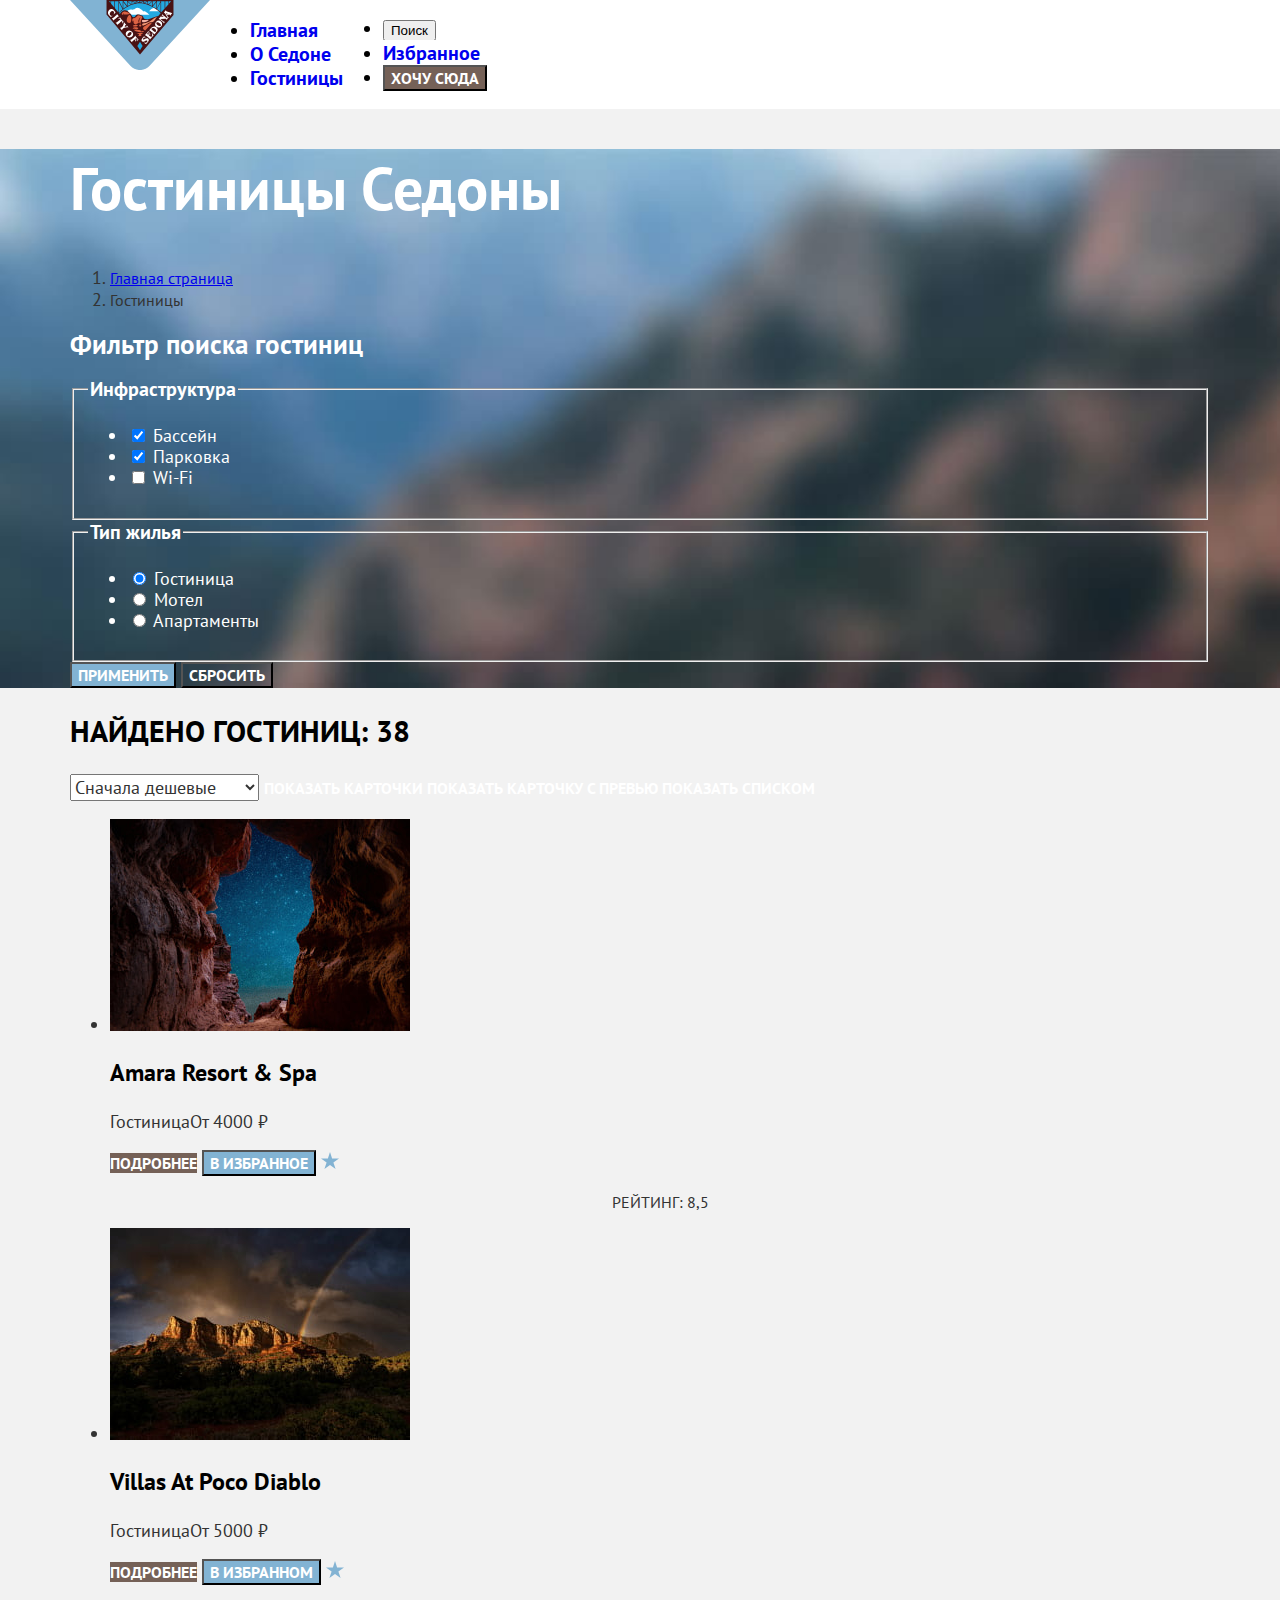
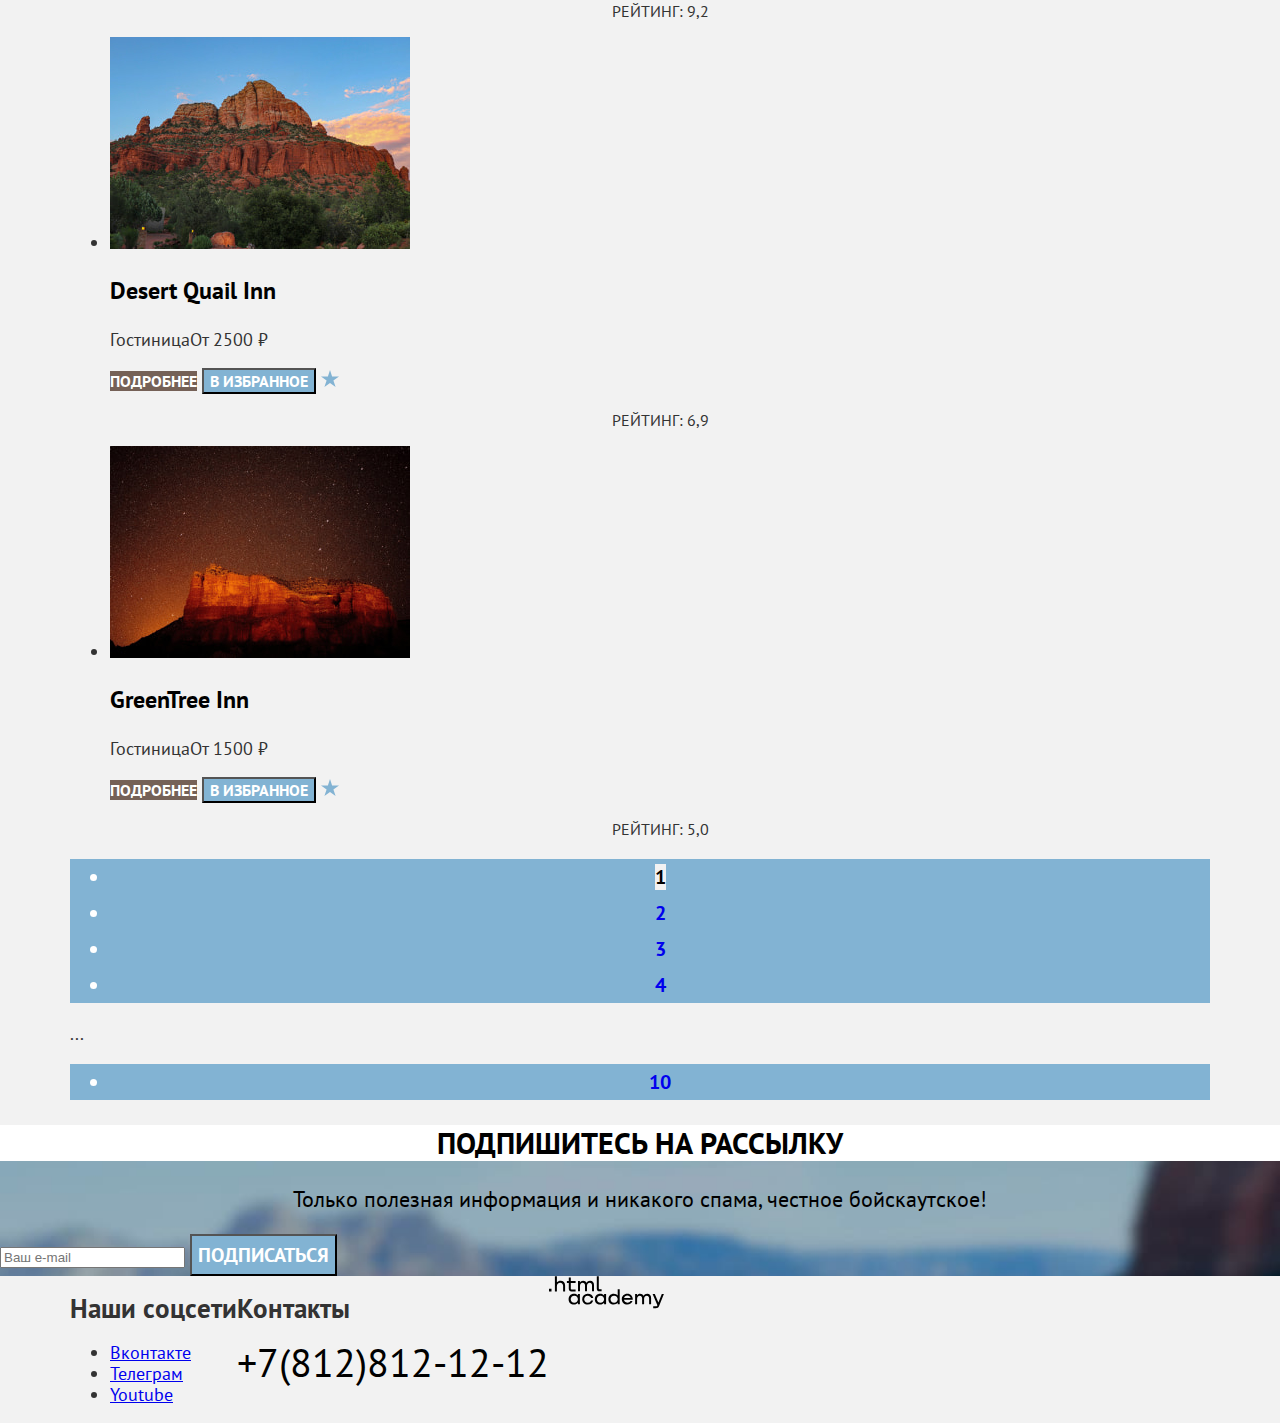
<file: 5/catalog.html>
<!DOCTYPE html>
<html lang="ru">

  <head>
    <meta charset="utf-8">
    <title>HTML Academy: Седона</title>
    <link rel="stylesheet" href="styles/styles.css">
    <base href="https://htmlacademy-htmlcss.github.io/2326765-sedona-37/5/">
</head>

  <body>
    <header class="page-header">
      <nav class="navigation">
        <a class="navigation-logo" href="index.html">
          <img class="page-header-logo" src="images/icons/logo.svg" width="140" height="70"
            alt="Логотип сайта городка Седона">
        </a>
        <ul class="navigation-list">
          <li class="navigation-item">
            <a class="navigation-link" href="index.html">Главная</a>
          </li>
          <li class="navigation-item">
            <a class="navigation-link" href="about.html">О Седоне</a>
          </li>
          <li class="navigation-item">
            <a class="navigation-link navigation-link-current" href="catalog.html">Гостиницы</a>
          </li>
        </ul>
        <ul class="navigation-list navigation-user">
          <li class="navigation-item">
            <button class="search" type="button"><span class="visually-hidden">Поиск</span>
              <!--<form class="search-form visually-hidden" action="https://echo.htmlacademy.ru/" method="get">
                <input type="text" name="search-button">
              </form>-->
            </button>
          </li>
          <li class="navigation-item">
            <a class="navigation-link" href="favourites.html">
              <span class="visually-hidden">
                Избранное
              </span>
            </a>
          </li>
          <li class="navigation-item">
            <button class="button search-hotels" type="button">
              Хочу сюда
            </button>
          </li>
        </ul>
      </nav>
    </header>

    <main class="catalog-main">
      <div class="filter-background">
        <header class="catalog-header">
          <h1 class="catalog-header-title">Гостиницы Седоны</h1>
          <ol class="breadcrumbs">
            <li class="breadcrumbs-item">
              <a class="breadcrumbs-link" href="index.html"><span class="visually-hidden">Главная страница</span></a>
            </li>
            <li class="breadcrumbs-item">
              <a class="breadcrumbs-link">Гостиницы</a>
            </li>
          </ol>
        </header>
        <section class="filter">
          <h2 class="visually-hidden">Фильтр поиска гостиниц</h2>
          <form class="catalog-filter" action="https://echo.htmlacademy.ru/" method="get">
            <fieldset class="catalog-filter-group">
              <legend class="catalog-filter-title">Инфраструктура</legend>
              <ul class="catalog-filter-list">
                <li class="catalog-filter-item">
                  <label class="control">
                    <input class="control-input" type="checkbox" name="pool" checked>
                    Бассейн
                  </label>
                </li>
                <li class="catalog-filter-item">
                  <label class="control">
                    <input class="control-input" type="checkbox" name="parking" checked>
                    Парковка
                  </label>
                </li>
                <li class="catalog-filter-item">
                  <label class="control">
                    <input class="control-input" type="checkbox" name="wi-fi">
                    Wi-Fi
                  </label>
                </li>
              </ul>
            </fieldset>
            <fieldset class="catalog-filter-group">
              <legend class="catalog-filter-title">Тип жилья</legend>
              <ul class="catalog-filter-list">
                <li class="catalog-filter-item">
                  <label class="control">
                    <input class="control-input" type="radio" name="hotel-type" value="catalog-filter-hotel" checked>
                    Гостиница
                  </label>
                </li>
                <li class="catalog-filter-item">
                  <label class="control">
                    <input class="control-input" type="radio" name="hotel-type" value="catalog-filter-motel">
                    Мотел
                  </label>
                </li>
                <li class="catalog-filter-item">
                  <label class="control">
                    <input class="control-input" type="radio" name="hotel-type" value="catalog-filter-appartments">
                    Апартаменты
                  </label>
                </li>
              </ul>
            </fieldset>


            <div class="filter-bottons">
              <button class="button button-submit" type="submit">Применить</button>
              <button class="button button-reset" type="reset">Сбросить</button>
            </div>
      </div>

      </form>
      </section>
      <section class="catalog">
        <h2 class="catalog-title">Найдено гостиниц: <span>38</span></h2>
        <select class="select-control" arai-label="Сортировка">
          <option value="cheap" selected>Сначала дешевые</option>
          <option value="popular">Сначала популярные</option>
          <option value="expensive">Сначала дорогие</option>
        </select>
        <a href="#" class="button button-selected">
          <span class="visually-hidden">Показать карточки</span>
        </a>
        <a href="#" class="button">
          <span class="visually-hidden">Показать карточку с превью</span>
        </a>
        <a href="#" class="button">
          <span class="visually-hidden">Показать списком</span>
        </a>
        <ul class="product-list">
          <li class="product-card">
            <a class="product-card-link" href="#">
              <img class="product-card-image" src="images/catalog/hotel-amara.jpg" width="300" height="212"
                alt="Вид из отеля на звёздное небо">
            </a>
            <a href="#">
              <h3 class="product-card-title" lang="en">Amara Resort & Spa</h3>
            </a>
            <p class="product-card-type">Гостиница<span class="product-card-price">От 4000 ₽</span></p>
            <a class="product-card-button button" href="#">Подробнее</a>
            <button class="button product-card-fav" type="button">В избранное</button>
            <img class="product-card-star" src="images/catalog/icon-star.svg" width="18" height="17"
              alt="Четыре звезды из пяти">
            <p class="button product-card-rating">Рейтинг: 8,5</p>
          </li>
          <li class="product-card">
            <a class="product-card-link" href="#">
              <img class="product-card-image" src="images/catalog/hotel-villias.jpg" width="300" height="212"
                alt="Вид и отеля на радугу над горой">
            </a>
            <a href="#">
              <h3 class="product-card-title" lang="en">Villas at Poco Diablo</h3>
            </a>
            <p class="product-card-type">Гостиница<span class="product-card-price">От 5000 ₽</span></p>
            <a class="product-card-button button" href="#">Подробнее</a>
            <button class="button product-card-fav chosen" type="button">В избранном</button>
            <img class="product-card-star" src="images/catalog/icon-star.svg" width="18" height="17"
              alt="Четыре звезды из пяти">
            <p class="button product-card-rating">Рейтинг: 9,2</p>
          </li>
          <li class="product-card">
            <a class="product-card-link" href="#">
              <img class="product-card-image" src="images/catalog/hotel-quail.jpg" width="300" height="212"
                alt="Вид из отеля на живописную красную гору в зелени">
            </a>
            <a href="#">
              <h3 class="product-card-title" lang="en">Desert Quail Inn</h3>
            </a>
            <p class="product-card-type">Гостиница<span class="product-card-price">От 2500 ₽</span></p>
            <a class="product-card-button button" href="#">Подробнее</a>
            <button class="button product-card-fav" type="button">В избранное</button>
            <img class="product-card-star" src="images/catalog/icon-star.svg" width="18" height="17"
              alt="Три звезды из пяти">
            <p class="button product-card-rating">Рейтинг: 6,9</p>
          </li>
          <li class="product-card">
            <a class="product-card-link" href="#">
              <img class="product-card-image" src="images/catalog/hotel-greentree.jpg" width="300" height="212"
                alt="Вид из отеля на гору под звёздным небом">
            </a>
            <a href="#">
              <h3 class="product-card-title" lang="en">GreenTree Inn</h3>
            </a>
            <p class="product-card-type">Гостиница<span class="product-card-price">От 1500 ₽</span></p>
            <a class="product-card-button button" href="#">Подробнее</a>
            <button class="button product-card-fav" type="button">В избранное</button>
            <img class="product-card-star" src="images/catalog/icon-star.svg" width="18" height="17"
              alt="Дые звезды из пяти">
            <p class="button product-card-rating">Рейтинг: 5,0</p>
          </li>
        </ul>
        <ul class="pagination">
          <li class="pagination-item">
            <a class="pagination-link pagination-current">1</a>
          </li>
          <li class="pagination-item">
            <a class="pagination-link" href="#">2</a>
          </li>
          <li class="pagination-item">
            <a class="pagination-link" href="#">3</a>
          </li>
          <li class="pagination-item">
            <a class="pagination-link" href="#">4</a>
          </li>
        </ul>
        <span class="other-page">...</span>
        <ul class="pagination">
          <li class="pagination-item">
            <a class="pagination-link" href="#">10</a>
          </li>
        </ul>
      </section>
      <section class="subscribe">
        <h2 class="subscribe-title subscribe-title-catalog">Подпишитесь на рассылку</h2>
        <p class="subscribe-text sub-text-catalog">Только полезная информация и никакого спама, честное бойскаутское!
        </p>
        <form action="https://echo.htmlacademy.ru/" method="post">
          <input type="email" name="subscribe-email" placeholder="Ваш e-mail">
          <button class="button subscribe-email-button" type="button">Подписаться</button>
        </form>
      </section>

    </main>

    <footer class="page-footer">
      <section class="networks">
        <h2 class="visually-hidden">Наши соцсети</h2>
        <ul class="networks-list">
          <li class="networks-item">
            <a class="button-network" href="https://vk.com/htmlacademy">
              <span class="visually-hidden">Вконтакте</span>
            </a>
          </li>
          <li class="networks-item">
            <a class="button-network" href="https://t.me/htmlacademy">
              <span class="visually-hidden">Телеграм</span>
            </a>
          </li>
          <li class="networks-item">
            <a class="button-network" href="https://www.youtube.com/user/htmlacademyru">
              <span class="visually-hidden">Youtube</span>
            </a>
          </li>
        </ul>
      </section>
      <section class="footer-contacts">
        <h2 class="visually-hidden">Контакты</h2>
        <a class="contacts-phone" href="tel:+78128121212">+7(812)812-12-12</a>
      </section>
      <section class="footer-logo">
        <a class="visually-hidden" href="https://htmlacademy.ru/">
          <img src="images/icons/htmlacademy.svg" width="115" height="33" alt="Логотип htmlacademy">
        </a>
      </section>
    </footer>

  </body>

</html>
</file>
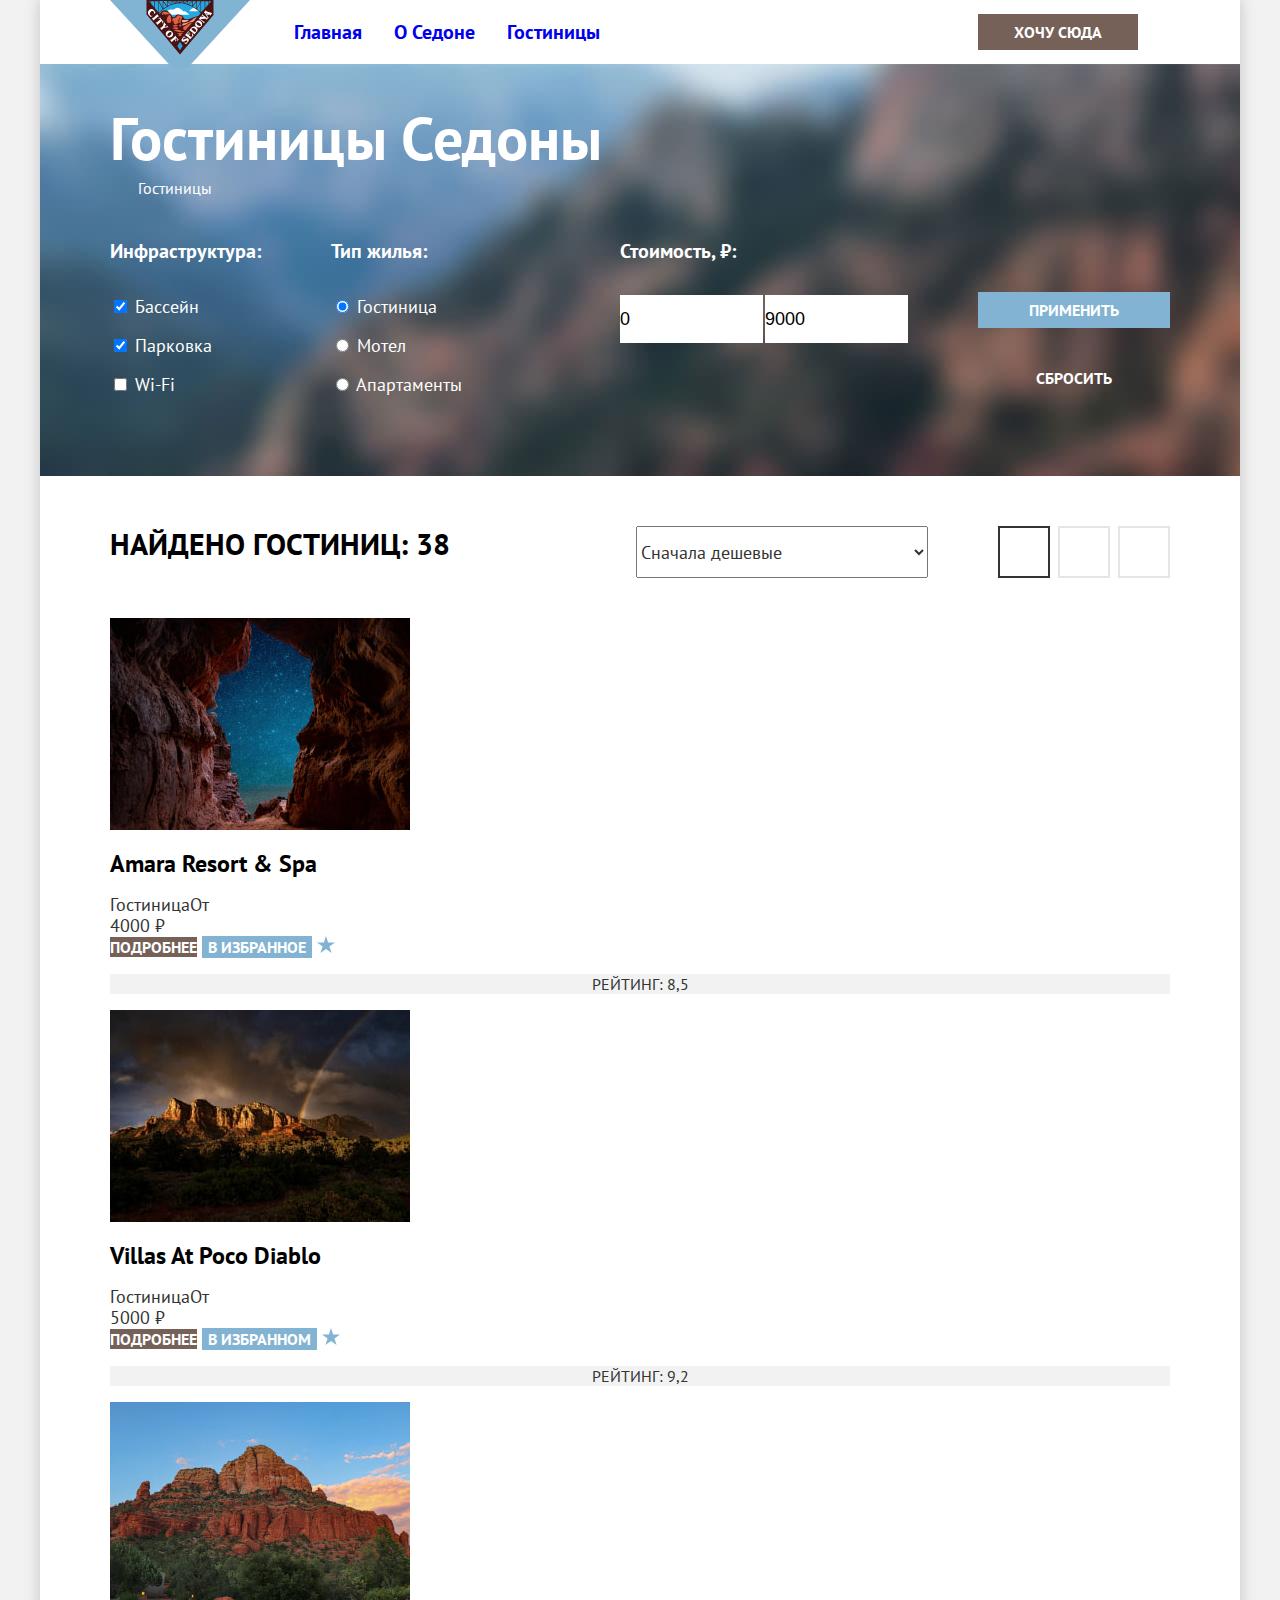
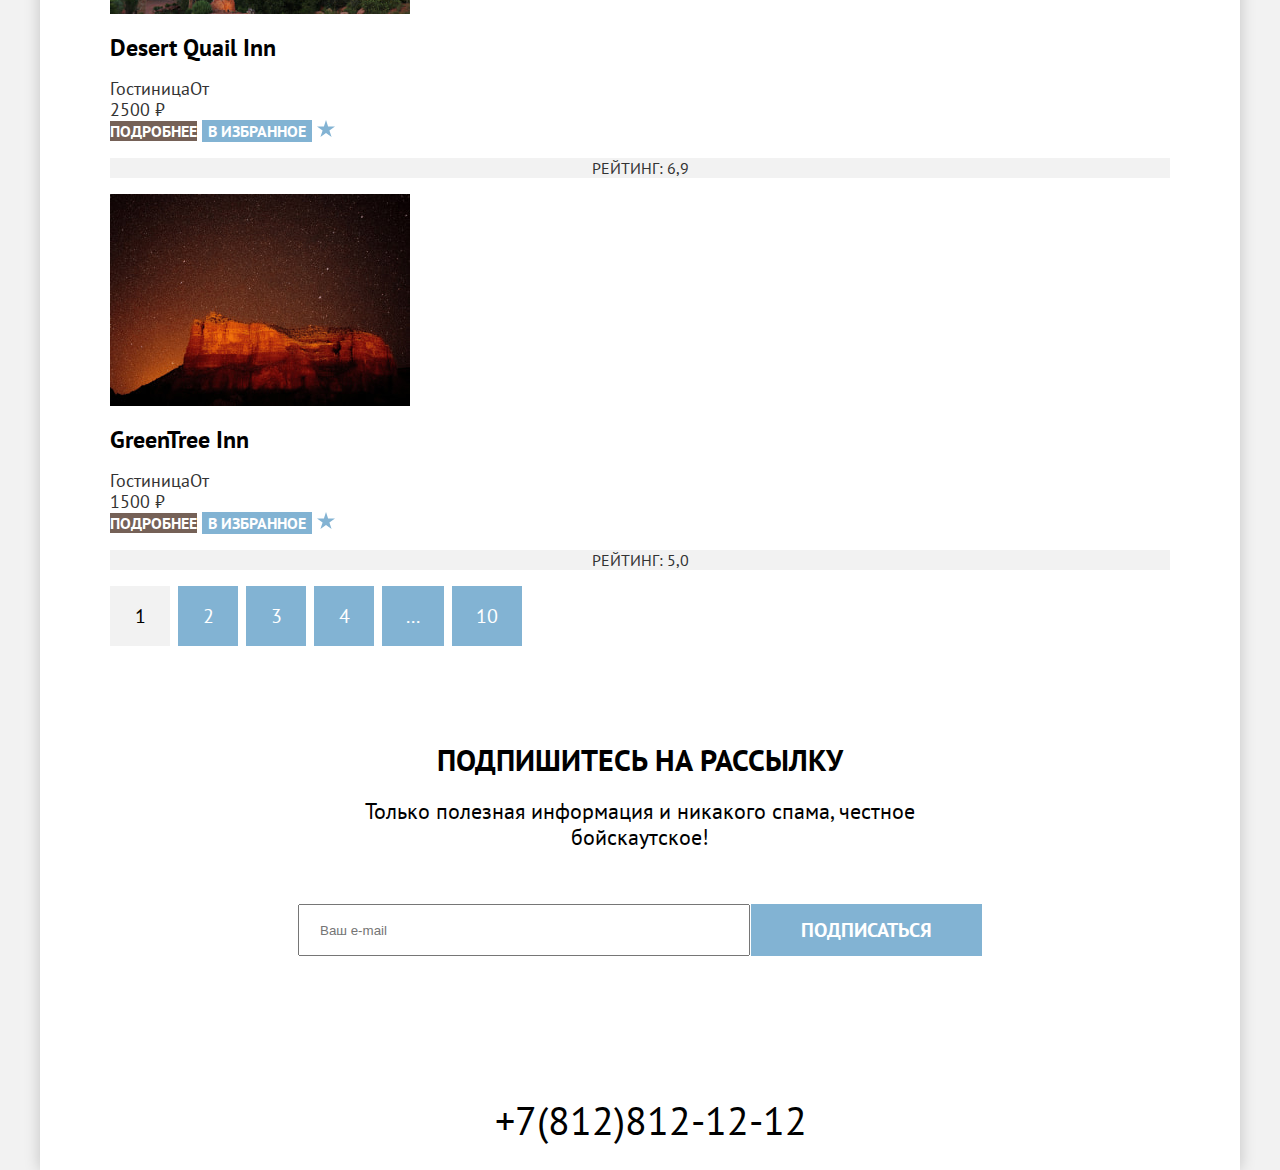
<file: 6/catalog.html>
<!DOCTYPE html>
<html lang="ru">

  <head>
    <meta charset="utf-8">
    <title>HTML Academy: Седона</title>
    <link rel="stylesheet" href="styles/styles.css">
    <base href="https://htmlacademy-htmlcss.github.io/2326765-sedona-37/6/">
</head>

  <body>
    <div class="page-container">
      <header class="page-header">
        <nav class="navigation">
          <a class="navigation-logo" href="index.html">
            <img class="page-header-logo" src="images/icons/logo.svg" width="140" height="70"
              alt="Логотип сайта городка Седона">
          </a>
          <ul class="navigation-list">
            <li class="navigation-item">
              <a class="navigation-link" href="index.html">Главная</a>
            </li>
            <li class="navigation-item">
              <a class="navigation-link" href="about.html">О Седоне</a>
            </li>
            <li class="navigation-item">
              <a class="navigation-link navigation-link-current" href="catalog.html">Гостиницы</a>
            </li>
          </ul>
          <ul class="navigation-list navigation-user">
            <li class="navigation-item">
              <button class="search icon" type="button"><span class="visually-hidden">Поиск</span>
                <!--<form class="search-form visually-hidden" action="https://echo.htmlacademy.ru/" method="get">
                <input type="text" name="search-button">
              </form>-->
              </button>
            </li>
            <li class="navigation-item">
              <a class="navigation-link icon" href="favourites.html">
                <span class="visually-hidden">
                  Избранное
                </span>
              </a>
            </li>
            <li class="navigation-item">
              <button class="button search-hotels" type="button">
                Хочу сюда
              </button>
            </li>
          </ul>
        </nav>
      </header>

      <main class="main-container catalog-main">
        <div class="filter-background">
          <header class="catalog-header">
            <h1 class="catalog-header-title">Гостиницы Седоны</h1>
            <ol class="breadcrumbs">
              <li class="breadcrumbs-item">
                <a class="breadcrumbs-link" href="index.html"><span class="visually-hidden">Главная
                    страница</span></a>
              </li>
              <li class="breadcrumbs-item">
                <a class="breadcrumbs-link">Гостиницы</a>
              </li>
            </ol>
          </header>
          <section class="filter">
            <h2 class="visually-hidden">Фильтр поиска гостиниц</h2>
            <form class="catalog-filter" action="https://echo.htmlacademy.ru/" method="get">
              <div class="catalog-filter-container">
                <fieldset class="catalog-filter-group">
                  <legend class="catalog-filter-title">Инфраструктура:</legend>
                  <ul class="catalog-filter-list">
                    <li class="catalog-filter-item">
                      <label class="control">
                        <input class="control-input" type="checkbox" name="pool" checked>
                        Бассейн
                      </label>
                    </li>
                    <li class="catalog-filter-item">
                      <label class="control">
                        <input class="control-input" type="checkbox" name="parking" checked>
                        Парковка
                      </label>
                    </li>
                    <li class="catalog-filter-item">
                      <label class="control">
                        <input class="control-input" type="checkbox" name="wi-fi">
                        Wi-Fi
                      </label>
                    </li>
                  </ul>
                </fieldset>
                <fieldset class="catalog-filter-group">
                  <legend class="catalog-filter-title">Тип жилья:</legend>
                  <ul class="catalog-filter-list">
                    <li class="catalog-filter-item">
                      <label class="control">
                        <input class="control-input" type="radio" name="hotel-type" value="catalog-filter-hotel"
                          checked>
                        Гостиница
                      </label>
                    </li>
                    <li class="catalog-filter-item">
                      <label class="control">
                        <input class="control-input" type="radio" name="hotel-type" value="catalog-filter-motel">
                        Мотел
                      </label>
                    </li>
                    <li class="catalog-filter-item">
                      <label class="control">
                        <input class="control-input" type="radio" name="hotel-type" value="catalog-filter-appartments">
                        Апартаменты
                      </label>
                    </li>
                  </ul>
                </fieldset>
              </div>
              <div class="catalog-filter-container">
                <fieldset class="catalog-filter-group cost">
                  <legend class="catalog-filter-title">Стоимость, ₽:</legend>
                  <ul class="catalog-filter-list">
                    <li class="catalog-filter-item">
                      <label class="control">
                        <input class="control-input cost-input" type="text" name="cost-from" value="0" placeholder="От">
                        <span class="visually-hidden">От</span>
                      </label>
                      <label class="control">
                        <input class="control-input cost-input" type="text" name="cost-before" value="9000"
                          placeholder="До">
                        <span class="visually-hidden">До</span>
                      </label>
                    </li>
                  </ul>
                </fieldset>
                <div class="filter-buttons">
                  <button class="button button-submit" type="submit">Применить</button>
                  <button class="button button-reset" type="reset">Сбросить</button>
                </div>
              </div>
            </form>
          </section>
        </div>
        <section class="catalog">
          <div class="sorting-container">
            <h2 class="catalog-title">Найдено гостиниц: <span>38</span></h2>
            <select class="select-control" arai-label="Сортировка">
              <option value="cheap" selected>Сначала дешевые</option>
              <option value="popular">Сначала популярные</option>
              <option value="expensive">Сначала дорогие</option>
            </select>
            <ul class="sorting-buttons">
              <li class="sorting-buttons-item button-selected">
                <a href="#" class="button ">
                  <span class="visually-hidden">Показать карточки</span>
                </a>
              </li>
              <li class="sorting-buttons-item">
                <a href="#" class="button">
                  <span class="visually-hidden">Показать карточку с превью</span>
                </a>
              </li>
              <li class="sorting-buttons-item">
                <a href="#" class="button">
                  <span class="visually-hidden">Показать списком</span>
                </a>
              </li>
            </ul>
          </div>

          <ul class="product-list">
            <li class="product-card">
              <a class="product-card-link" href="#">
                <img class="product-card-image" src="images/catalog/hotel-amara.jpg" width="300" height="212"
                  alt="Вид из отеля на звёздное небо">
              </a>
              <a href="#">
                <h3 class="product-card-title" lang="en">Amara Resort & Spa</h3>
              </a>
              <p class="product-card-type">Гостиница<span class="product-card-price">От 4000 ₽</span></p>
              <a class="product-card-button button" href="#">Подробнее</a>
              <button class="button product-card-fav" type="button">В избранное</button>
              <img class="product-card-star" src="images/catalog/icon-star.svg" width="18" height="17"
                alt="Четыре звезды из пяти">
              <p class="button product-card-rating">Рейтинг: 8,5</p>
            </li>
            <li class="product-card">
              <a class="product-card-link" href="#">
                <img class="product-card-image" src="images/catalog/hotel-villias.jpg" width="300" height="212"
                  alt="Вид и отеля на радугу над горой">
              </a>
              <a href="#">
                <h3 class="product-card-title" lang="en">Villas at Poco Diablo</h3>
              </a>
              <p class="product-card-type">Гостиница<span class="product-card-price">От 5000 ₽</span></p>
              <a class="product-card-button button" href="#">Подробнее</a>
              <button class="button product-card-fav chosen" type="button">В избранном</button>
              <img class="product-card-star" src="images/catalog/icon-star.svg" width="18" height="17"
                alt="Четыре звезды из пяти">
              <p class="button product-card-rating">Рейтинг: 9,2</p>
            </li>
            <li class="product-card">
              <a class="product-card-link" href="#">
                <img class="product-card-image" src="images/catalog/hotel-quail.jpg" width="300" height="212"
                  alt="Вид из отеля на живописную красную гору в зелени">
              </a>
              <a href="#">
                <h3 class="product-card-title" lang="en">Desert Quail Inn</h3>
              </a>
              <p class="product-card-type">Гостиница<span class="product-card-price">От 2500 ₽</span></p>
              <a class="product-card-button button" href="#">Подробнее</a>
              <button class="button product-card-fav" type="button">В избранное</button>
              <img class="product-card-star" src="images/catalog/icon-star.svg" width="18" height="17"
                alt="Три звезды из пяти">
              <p class="button product-card-rating">Рейтинг: 6,9</p>
            </li>
            <li class="product-card">
              <a class="product-card-link" href="#">
                <img class="product-card-image" src="images/catalog/hotel-greentree.jpg" width="300" height="212"
                  alt="Вид из отеля на гору под звёздным небом">
              </a>
              <a href="#">
                <h3 class="product-card-title" lang="en">GreenTree Inn</h3>
              </a>
              <p class="product-card-type">Гостиница<span class="product-card-price">От 1500 ₽</span></p>
              <a class="product-card-button button" href="#">Подробнее</a>
              <button class="button product-card-fav" type="button">В избранное</button>
              <img class="product-card-star" src="images/catalog/icon-star.svg" width="18" height="17"
                alt="Дые звезды из пяти">
              <p class="button product-card-rating">Рейтинг: 5,0</p>
            </li>
          </ul>
          <ul class="pagination-list">
            <li class="pagination-item">
              <a class="pagination-link pagination-current">1</a>
            </li>
            <li class="pagination-item">
              <a class="pagination-link" href="#">2</a>
            </li>
            <li class="pagination-item">
              <a class="pagination-link" href="#">3</a>
            </li>
            <li class="pagination-item">
              <a class="pagination-link" href="#">4</a>
            </li>
            <li class="pagination-item">
              <span class="other-page">...</span>
            </li>
            <li class="pagination-item">
              <a class="pagination-link" href="#">10</a>
            </li>
          </ul>
        </section>
        <section class="subscribe subscribe-catalog">
          <div class="subscribe-container">
            <h2 class="subscribe-title subscribe-title-catalog">Подпишитесь на рассылку</h2>
            <p class="subscribe-text sub-text-catalog">Только полезная информация и никакого спама, честное
              бойскаутское!
            </p>
            <form class="subscribe-form" action="https://echo.htmlacademy.ru/" method="post">
              <input class="subscribe-input" type="email" name="subscribe-email" placeholder="Ваш e-mail" required>
              <button class="button subscribe-email-button" type="button">Подписаться</button>
            </form>
          </div>
        </section>

      </main>

      <footer class="page-footer">
        <section class="networks">
          <h2 class="visually-hidden">Наши соцсети</h2>
          <ul class="networks-list">
            <li class="networks-item">
              <a class="button-network" href="https://vk.com/htmlacademy">
                <span class="visually-hidden">Вконтакте</span>
              </a>
            </li>
            <li class="networks-item">
              <a class="button-network" href="https://t.me/htmlacademy">
                <span class="visually-hidden">Телеграм</span>
              </a>
            </li>
            <li class="networks-item">
              <a class="button-network" href="https://www.youtube.com/user/htmlacademyru">
                <span class="visually-hidden">Youtube</span>
              </a>
            </li>
          </ul>
        </section>
        <section class="footer-contacts">
          <h2 class="visually-hidden">Контакты</h2>
          <a class="contacts-phone" href="tel:+78128121212">+7(812)812-12-12</a>
        </section>
        <section class="footer-logo">
          <a class="visually-hidden" href="https://htmlacademy.ru/">
            <img src="images/icons/htmlacademy.svg" width="115" height="33" alt="Логотип htmlacademy">
          </a>
        </section>
      </footer>
    </div>
  </body>

</html>
</file>
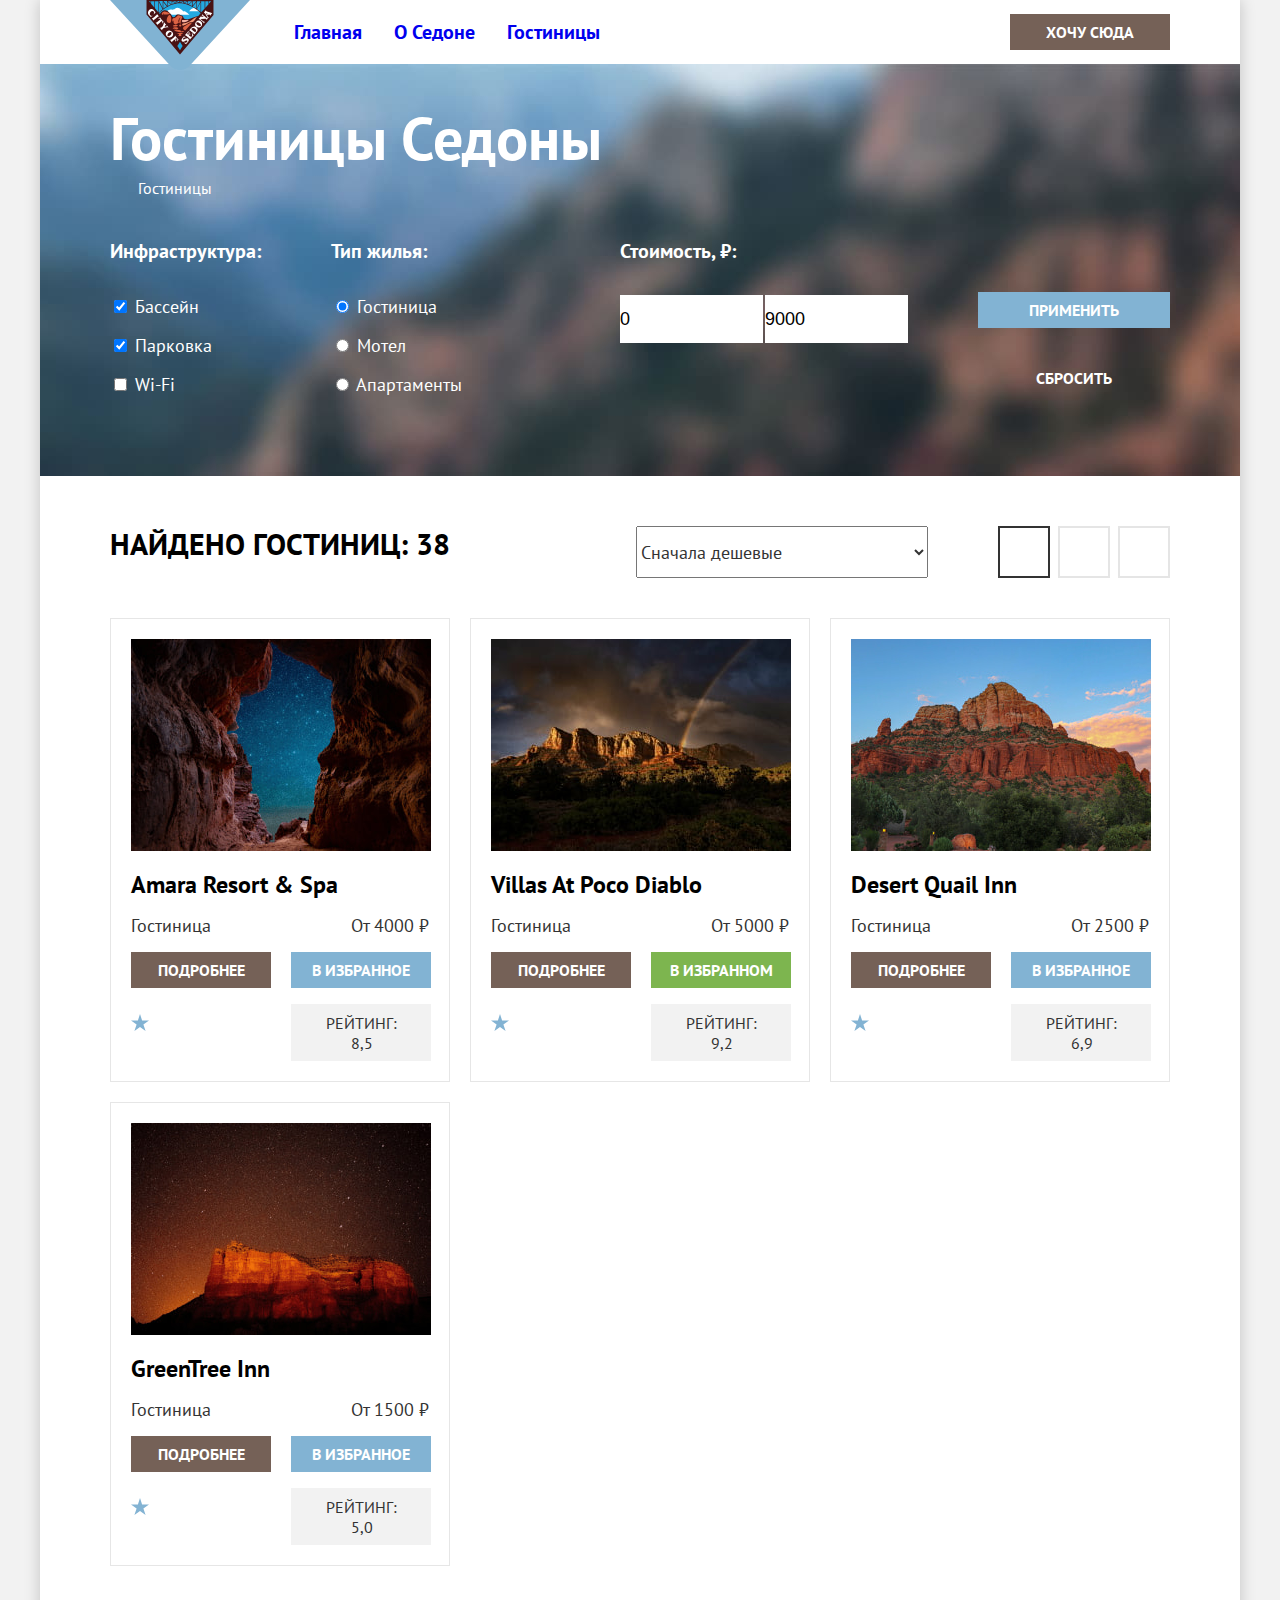
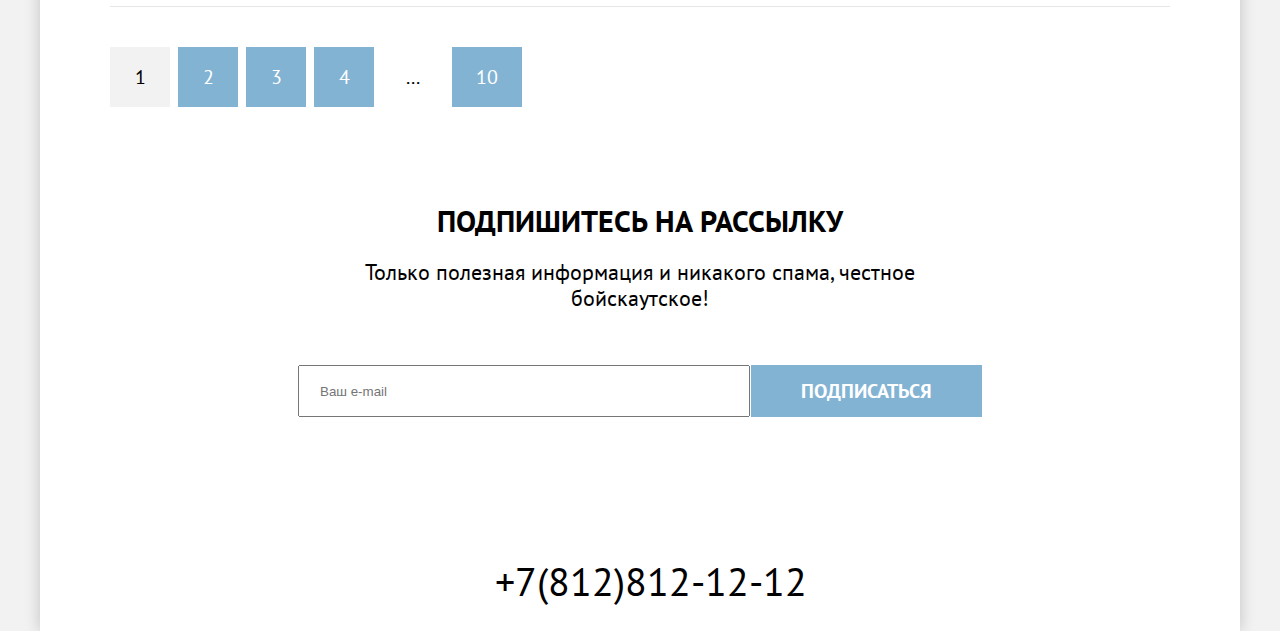
<file: 7/catalog.html>
<!DOCTYPE html>
<html lang="ru">

  <head>
    <meta charset="utf-8">
    <title>HTML Academy: Седона</title>
    <link rel="stylesheet" href="styles/styles.css">
    <base href="https://htmlacademy-htmlcss.github.io/2326765-sedona-37/7/">
</head>

  <body>
    <div class="page-container">
      <header class="page-header">
        <nav class="navigation">
          <a class="navigation-logo" href="index.html">
            <img class="page-header-logo" src="images/icons/logo.svg" width="140" height="70"
              alt="Логотип сайта городка Седона">
          </a>
          <ul class="navigation-list">
            <li class="navigation-item">
              <a class="navigation-link" href="index.html">Главная</a>
            </li>
            <li class="navigation-item">
              <a class="navigation-link" href="about.html">О Седоне</a>
            </li>
            <li class="navigation-item">
              <a class="navigation-link navigation-link-current" href="catalog.html">Гостиницы</a>
            </li>
          </ul>
          <ul class="navigation-list navigation-user">
            <li class="navigation-item">
              <button class="search icon" type="button"><span class="visually-hidden">Поиск</span>
                <!--<form class="search-form visually-hidden" action="https://echo.htmlacademy.ru/" method="get">
                <input type="text" name="search-button">
              </form>-->
              </button>
            </li>
            <li class="navigation-item">
              <a class="navigation-link icon" href="favourites.html">
                <span class="visually-hidden">
                  Избранное
                </span>
              </a>
            </li>
            <li class="navigation-item">
              <button class="button search-hotels" type="button">
                Хочу сюда
              </button>
            </li>
          </ul>
        </nav>
      </header>

      <main class="main-container catalog-main">
        <section class="filter-catalog filter-background">
          <header class="catalog-header">
            <h1 class="catalog-header-title">Гостиницы Седоны</h1>
            <ol class="breadcrumbs">
              <li class="breadcrumbs-item">
                <a class="breadcrumbs-link" href="index.html"><span class="visually-hidden">Главная
                    страница</span></a>
              </li>
              <li class="breadcrumbs-item">
                <a class="breadcrumbs-link">Гостиницы</a>
              </li>
            </ol>
          </header>
          <div class="filter">
            <h2 class="visually-hidden">Фильтр поиска гостиниц</h2>
            <form class="catalog-filter" action="https://echo.htmlacademy.ru/" method="get">
              <div class="catalog-filter-container">
                <fieldset class="catalog-filter-group">
                  <legend class="catalog-filter-title">Инфраструктура:</legend>
                  <ul class="catalog-filter-list">
                    <li class="catalog-filter-item">
                      <label class="control">
                        <input class="control-input" type="checkbox" name="pool" checked>
                        Бассейн
                      </label>
                    </li>
                    <li class="catalog-filter-item">
                      <label class="control">
                        <input class="control-input" type="checkbox" name="parking" checked>
                        Парковка
                      </label>
                    </li>
                    <li class="catalog-filter-item">
                      <label class="control">
                        <input class="control-input" type="checkbox" name="wi-fi">
                        Wi-Fi
                      </label>
                    </li>
                  </ul>
                </fieldset>
                <fieldset class="catalog-filter-group">
                  <legend class="catalog-filter-title">Тип жилья:</legend>
                  <ul class="catalog-filter-list">
                    <li class="catalog-filter-item">
                      <label class="control">
                        <input class="control-input" type="radio" name="hotel-type" value="catalog-filter-hotel"
                          checked>
                        Гостиница
                      </label>
                    </li>
                    <li class="catalog-filter-item">
                      <label class="control">
                        <input class="control-input" type="radio" name="hotel-type" value="catalog-filter-motel">
                        Мотел
                      </label>
                    </li>
                    <li class="catalog-filter-item">
                      <label class="control">
                        <input class="control-input" type="radio" name="hotel-type" value="catalog-filter-appartments">
                        Апартаменты
                      </label>
                    </li>
                  </ul>
                </fieldset>
              </div>
              <div class="catalog-filter-container">
                <fieldset class="catalog-filter-group cost">
                  <legend class="catalog-filter-title">Стоимость, ₽:</legend>
                  <ul class="catalog-filter-list">
                    <li class="catalog-filter-item">
                      <label class="control">
                        <input class="control-input cost-input" type="text" name="cost-from" value="0" placeholder="От">
                        <span class="visually-hidden">От</span>
                      </label>
                      <label class="control">
                        <input class="control-input cost-input" type="text" name="cost-before" value="9000"
                          placeholder="До">
                        <span class="visually-hidden">До</span>
                      </label>
                    </li>
                  </ul>
                </fieldset>
                <div class="filter-buttons">
                  <button class="button button-submit" type="submit">Применить</button>
                  <button class="button button-reset" type="reset">Сбросить</button>
                </div>
              </div>
            </form>
          </div>
        </section>
        <section class="catalog">
          <div class="sorting-container">
            <h2 class="catalog-title">Найдено гостиниц: <span>38</span></h2>
            <select class="select-control" arai-label="Сортировка">
              <option value="cheap" selected>Сначала дешевые</option>
              <option value="popular">Сначала популярные</option>
              <option value="expensive">Сначала дорогие</option>
            </select>
            <ul class="sorting-buttons">
              <li class="sorting-buttons-item button-selected">
                <a href="#" class="button ">
                  <span class="visually-hidden">Показать карточки</span>
                </a>
              </li>
              <li class="sorting-buttons-item">
                <a href="#" class="button">
                  <span class="visually-hidden">Показать карточку с превью</span>
                </a>
              </li>
              <li class="sorting-buttons-item">
                <a href="#" class="button">
                  <span class="visually-hidden">Показать списком</span>
                </a>
              </li>
            </ul>
          </div>

          <ul class="product-list">
            <li class="product-card">
              <a class="product-card-link" href="#">
                <img class="product-card-image" src="images/catalog/hotel-amara.jpg" width="300" height="212"
                  alt="Вид из отеля на звёздное небо">
              </a>
              <a href="#">
                <h3 class="product-card-title" lang="en">Amara Resort & Spa</h3>
              </a>
              <p class="product-card-type">Гостиница<span class="product-card-price">От 4000 ₽</span></p>
              <div class="buttons-wrapper">
                <a class="product-card-button button" href="#">Подробнее</a>
                <button class="button product-card-fav" type="button">В избранное</button>
                <img class="product-card-star" src="images/catalog/icon-star.svg" width="18" height="17"
                  alt="Четыре звезды из пяти">
                <p class="button product-card-rating">Рейтинг: 8,5</p>
              </div>
            </li>
            <li class="product-card">
              <a class="product-card-link" href="#">
                <img class="product-card-image" src="images/catalog/hotel-villias.jpg" width="300" height="212"
                  alt="Вид и отеля на радугу над горой">
              </a>
              <a href="#">
                <h3 class="product-card-title" lang="en">Villas at Poco Diablo</h3>
              </a>
              <p class="product-card-type">Гостиница<span class="product-card-price">От 5000 ₽</span></p>
              <div class="buttons-wrapper">
                <a class="product-card-button button" href="#">Подробнее</a>
                <button class="button product-card-fav active" type="button">В избранном</button>
                <img class="product-card-star" src="images/catalog/icon-star.svg" width="18" height="17"
                  alt="Четыре звезды из пяти">
                <p class="button product-card-rating">Рейтинг: 9,2</p>
              </div>
            </li>
            <li class="product-card">
              <a class="product-card-link" href="#">
                <img class="product-card-image" src="images/catalog/hotel-quail.jpg" width="300" height="212"
                  alt="Вид из отеля на живописную красную гору в зелени">
              </a>
              <a href="#">
                <h3 class="product-card-title" lang="en">Desert Quail Inn</h3>
              </a>
              <p class="product-card-type">Гостиница<span class="product-card-price">От 2500 ₽</span></p>
              <div class="buttons-wrapper">
                <a class="product-card-button button" href="#">Подробнее</a>
                <button class="button product-card-fav" type="button">В избранное</button>
                <img class="product-card-star" src="images/catalog/icon-star.svg" width="18" height="17"
                  alt="Три звезды из пяти">
                <p class="button product-card-rating">Рейтинг: 6,9</p>
              </div>
            </li>
            <li class="product-card">
              <a class="product-card-link" href="#">
                <img class="product-card-image" src="images/catalog/hotel-greentree.jpg" width="300" height="212"
                  alt="Вид из отеля на гору под звёздным небом">
              </a>
              <a href="#">
                <h3 class="product-card-title" lang="en">GreenTree Inn</h3>
              </a>
              <p class="product-card-type">Гостиница<span class="product-card-price">От 1500 ₽</span></p>
              <div class="buttons-wrapper">
                <a class="product-card-button button" href="#">Подробнее</a>
                <button class="button product-card-fav" type="button">В избранное</button>
                <img class="product-card-star" src="images/catalog/icon-star.svg" width="18" height="17"
                  alt="Дые звезды из пяти">
                <p class="button product-card-rating">Рейтинг: 5,0</p>
              </div>
            </li>
          </ul>
          <ul class="pagination-list">
            <li class="pagination-item">
              <a class="pagination-link pagination-current">1</a>
            </li>
            <li class="pagination-item">
              <a class="pagination-link" href="#">2</a>
            </li>
            <li class="pagination-item">
              <a class="pagination-link" href="#">3</a>
            </li>
            <li class="pagination-item">
              <a class="pagination-link" href="#">4</a>
            </li>
            <li class="pagination-item">
              <span class="other-page">...</span>
            </li>
            <li class="pagination-item">
              <a class="pagination-link" href="#">10</a>
            </li>
          </ul>
        </section>
        <section class="subscribe subscribe-catalog">
          <div class="subscribe-container">
            <h2 class="subscribe-title subscribe-title-catalog">Подпишитесь на рассылку</h2>
            <p class="subscribe-text sub-text-catalog">Только полезная информация и никакого спама, честное
              бойскаутское!
            </p>
            <form class="subscribe-form" action="https://echo.htmlacademy.ru/" method="post">
              <input class="subscribe-input" type="email" name="subscribe-email" placeholder="Ваш e-mail" required>
              <button class="button subscribe-email-button" type="button">Подписаться</button>
            </form>
          </div>
        </section>

      </main>

      <footer class="page-footer">
        <section class="networks">
          <h2 class="visually-hidden">Наши соцсети</h2>
          <ul class="networks-list">
            <li class="networks-item">
              <a class="button-network" href="https://vk.com/htmlacademy">
                <span class="visually-hidden">Вконтакте</span>
              </a>
            </li>
            <li class="networks-item">
              <a class="button-network" href="https://t.me/htmlacademy">
                <span class="visually-hidden">Телеграм</span>
              </a>
            </li>
            <li class="networks-item">
              <a class="button-network" href="https://www.youtube.com/user/htmlacademyru">
                <span class="visually-hidden">Youtube</span>
              </a>
            </li>
          </ul>
        </section>
        <section class="footer-contacts">
          <h2 class="visually-hidden">Контакты</h2>
          <a class="contacts-phone" href="tel:+78128121212">+7(812)812-12-12</a>
        </section>
        <section class="footer-logo">
          <a class="visually-hidden" href="https://htmlacademy.ru/">
            <img src="images/icons/htmlacademy.svg" width="115" height="33" alt="Логотип htmlacademy">
          </a>
        </section>
      </footer>
    </div>
  </body>

</html>
</file>
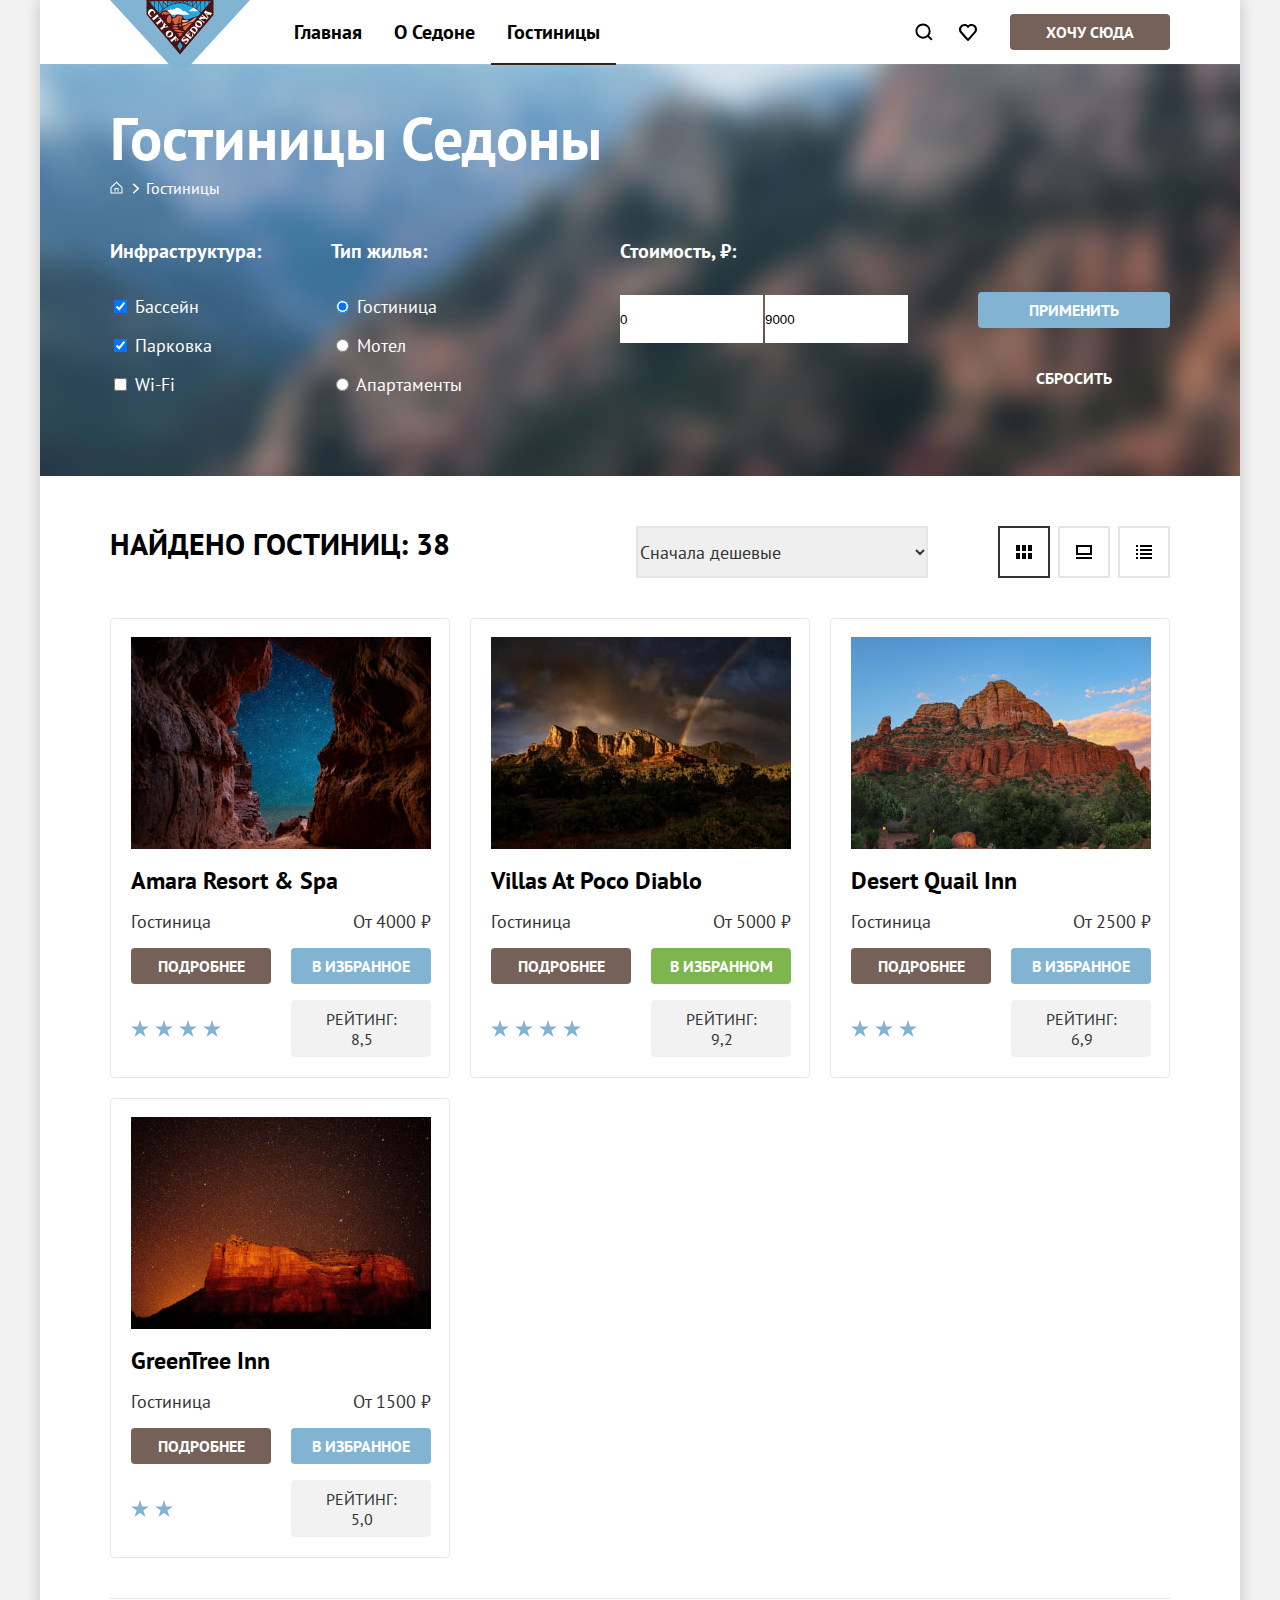
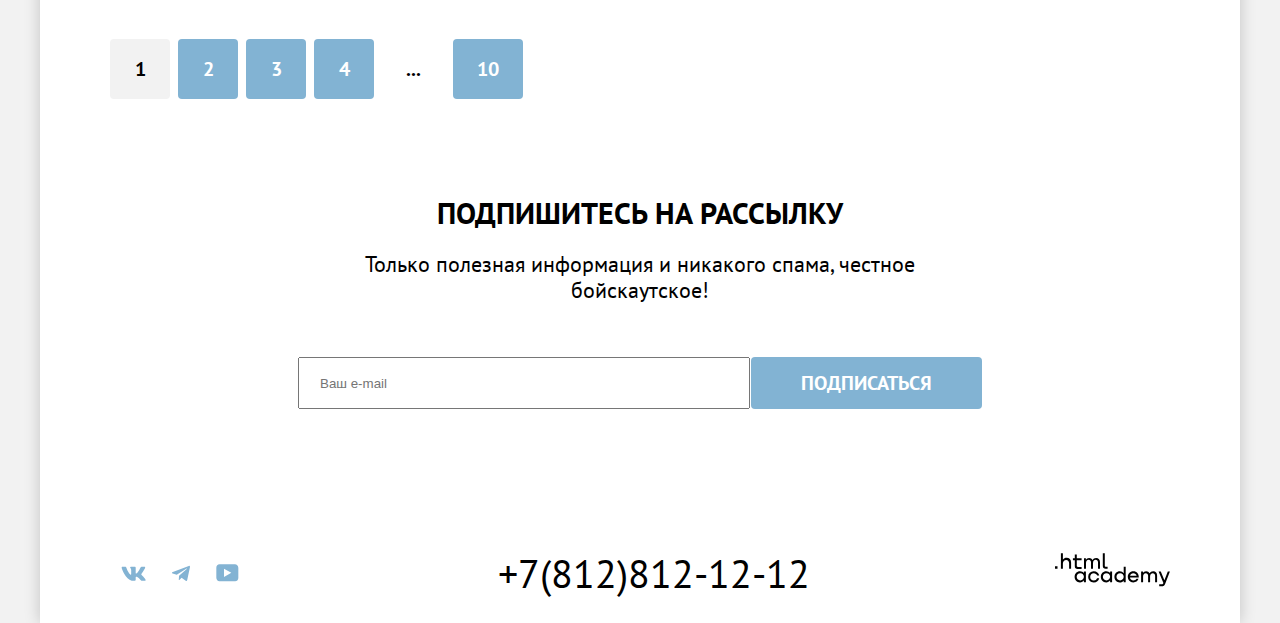
<file: 8/catalog.html>
<!DOCTYPE html>
<html lang="ru">

  <head>
    <meta charset="utf-8">
    <title>HTML Academy: Седона</title>
    <link rel="stylesheet" href="styles/styles.css">
    <base href="https://htmlacademy-htmlcss.github.io/2326765-sedona-37/8/">
</head>

  <body>
    <div class="page-container">
      <header class="page-header">
        <nav class="navigation">
          <a class="navigation-logo" href="index.html">
            <img class="page-header-logo" src="images/icons/logo.svg" width="140" height="70"
              alt="Логотип сайта городка Седона">
          </a>
          <ul class="navigation-list">
            <li class="navigation-item">
              <a class="navigation-link" href="index.html">Главная</a>
            </li>
            <li class="navigation-item">
              <a class="navigation-link" href="about.html">О Седоне</a>
            </li>
            <li class="navigation-item">
              <a class="navigation-link navigation-link-current" href="catalog.html">Гостиницы</a>
            </li>
          </ul>
          <ul class="navigation-list navigation-user">
            <li class="navigation-item">
              <button class="search icon" type="button"><span class="visually-hidden">Поиск</span>
                <!--<form class="search-form visually-hidden" action="https://echo.htmlacademy.ru/" method="get">
                <input type="text" name="search-button">
              </form>-->
              </button>
            </li>
            <li class="navigation-item">
              <a class="navigation-link favourites icon" href="favourites.html">
                <span class="visually-hidden">
                  Избранное
                </span>
              </a>
            </li>
            <li class="navigation-item">
              <button class="button search-hotels" type="button">
                Хочу сюда
              </button>
            </li>
          </ul>
        </nav>
      </header>

      <main class="main-container catalog-main">
        <section class="filter-catalog filter-background">
          <header class="catalog-header">
            <h1 class="catalog-header-title">Гостиницы Седоны</h1>
            <ol class="breadcrumbs">
              <li class="breadcrumbs-item">
                <a class="breadcrumbs-link" href="index.html">
                  <svg class="breadcrumbs-icon" xmlns="http://www.w3.org/2000/svg" width="13" height="13" fill="none"
                    viewBox="0 0 13 13">
                    <path fill="#fff" d="m6.5.5-6 5.8v6.2h12V6.3L6.5.5Zm5 11h-10V6.7l5-4.8 5 4.8v4.8Z" />
                    <path fill="#fff" d="M4.5 10.5h1V8h2v2.5h1V7h-4v3.5Z" />
                  </svg>
                  <span class="visually-hidden">Главная
                    страница</span></a>
              </li>
              <li class="breadcrumbs-item">
                <a class="breadcrumbs-link ">Гостиницы</a>
              </li>
            </ol>
          </header>
          <div class="filter">
            <h2 class="visually-hidden">Фильтр поиска гостиниц</h2>
            <form class="catalog-filter" action="https://echo.htmlacademy.ru/" method="get">
              <div class="catalog-filter-container">
                <fieldset class="catalog-filter-group">
                  <legend class="catalog-filter-title">Инфраструктура:</legend>
                  <ul class="catalog-filter-list">
                    <li class="catalog-filter-item">
                      <label class="control">
                        <input class="control-input" type="checkbox" name="pool" checked>
                        Бассейн
                      </label>
                    </li>
                    <li class="catalog-filter-item">
                      <label class="control">
                        <input class="control-input" type="checkbox" name="parking" checked>
                        Парковка
                      </label>
                    </li>
                    <li class="catalog-filter-item">
                      <label class="control">
                        <input class="control-input" type="checkbox" name="wi-fi">
                        Wi-Fi
                      </label>
                    </li>
                  </ul>
                </fieldset>
                <fieldset class="catalog-filter-group">
                  <legend class="catalog-filter-title">Тип жилья:</legend>
                  <ul class="catalog-filter-list">
                    <li class="catalog-filter-item">
                      <label class="control">
                        <input class="control-input" type="radio" name="hotel-type" value="catalog-filter-hotel"
                          checked>
                        Гостиница
                      </label>
                    </li>
                    <li class="catalog-filter-item">
                      <label class="control">
                        <input class="control-input" type="radio" name="hotel-type" value="catalog-filter-motel">
                        Мотел
                      </label>
                    </li>
                    <li class="catalog-filter-item">
                      <label class="control">
                        <input class="control-input" type="radio" name="hotel-type" value="catalog-filter-appartments">
                        Апартаменты
                      </label>
                    </li>
                  </ul>
                </fieldset>
              </div>
              <div class="catalog-filter-container">
                <fieldset class="catalog-filter-group cost">
                  <legend class="catalog-filter-title">Стоимость, ₽:</legend>
                  <ul class="catalog-filter-list">
                    <li class="catalog-filter-item">
                      <label class="control">
                        <input class="control-input cost-input" type="text" name="cost-from" value="0" placeholder="От">
                        <span class="visually-hidden">От</span>
                      </label>
                      <label class="control">
                        <input class="control-input cost-input" type="text" name="cost-before" value="9000"
                          placeholder="До">
                        <span class="visually-hidden">До</span>
                      </label>
                    </li>
                  </ul>
                </fieldset>
                <div class="filter-buttons">
                  <button class="button button-submit" type="submit">Применить</button>
                  <button class="button button-reset" type="reset">Сбросить</button>
                </div>
              </div>
            </form>
          </div>
        </section>
        <section class="catalog">
          <div class="sorting-container">
            <h2 class="catalog-title">Найдено гостиниц: <span>38</span></h2>
            <select class="select-control" arai-label="Сортировка">
              <option value="cheap" selected>Сначала дешевые</option>
              <option value="popular">Сначала популярные</option>
              <option value="expensive">Сначала дорогие</option>
            </select>
            <ul class="sorting-buttons">
              <li class="sorting-buttons-item button-selected">
                <a href="#" class="card-grid-toggle">
                  <svg class="view-button-icon" xmlns="http://www.w3.org/2000/svg" width="16" height="14" fill="none"
                    viewBox="0 0 16 14">
                    <g fill="#000" clip-path="url(#a)">
                      <path d="M4 0H0v6h4V0ZM16 0h-4v6h4V0ZM10 0H6v6h4V0ZM4 8H0v6h4V8ZM16 8h-4v6h4V8ZM10 8H6v6h4V8Z" />
                    </g>
                    <defs>
                      <clipPath id="a">
                        <path fill="#fff" d="M0 0h16v14H0z" />
                      </clipPath>
                    </defs>
                  </svg>
                  <span class="visually-hidden">Показать карточки</span>
                </a>
              </li>
              <li class="sorting-buttons-item">
                <a href="#" class="card-grid-toggle">
                  <svg xmlns="http://www.w3.org/2000/svg" width="16" height="14" fill="none" viewBox="0 0 16 14">
                    <g fill="#000" clip-path="url(#a)">
                      <path d="M16 12H0v2h16v-2ZM14 2v6H2V2h12Zm2-2H0v10h16V0Z" />
                    </g>
                    <defs>
                      <clipPath id="a">
                        <path fill="#fff" d="M0 0h16v14H0z" />
                      </clipPath>
                    </defs>
                  </svg>
                  <span class="visually-hidden">Показать карточку с превью</span>
                </a>
              </li>
              <li class="sorting-buttons-item">
                <a href="#" class="card-grid-toggle">
                  <svg xmlns="http://www.w3.org/2000/svg" width="16" height="14" fill="none" viewBox="0 0 16 14">
                    <path fill="#000"
                      d="M2 0H0v2h2V0ZM16 0H4v2h12V0ZM2 4H0v2h2V4ZM16 4H4v2h12V4ZM2 8H0v2h2V8ZM16 8H4v2h12V8ZM2 12H0v2h2v-2ZM16 12H4v2h12v-2Z" />
                  </svg>
                  <span class="visually-hidden">Показать списком</span>
                </a>
              </li>
            </ul>
          </div>

          <ul class="product-list">
            <li class="product-card">
              <a class="product-card-link" href="#">
                <img class="product-card-image" src="images/catalog/hotel-amara.jpg" width="300" height="212"
                  alt="Вид из отеля на звёздное небо">
              </a>
              <a class="product-card-link" href="#">
                <h3 class="product-card-title" lang="en">Amara Resort & Spa</h3>
              </a>
              <span class="product-card-type">Гостиница</span>
              <span class="product-card-price">От 4000 ₽</span>
              <a class="product-card-button button" href="#">Подробнее</a>
              <button class="button product-card-fav" type="button">В избранное</button>
              <p class="star-rating stars-4">
                <span class="visually-hidden">Четыре звезды</span>
              </p>
              <p class="button product-card-rating">Рейтинг: 8,5</p>
            </li>
            <li class="product-card">
              <a class="product-card-link" href="#">
                <img class="product-card-image" src="images/catalog/hotel-villias.jpg" width="300" height="212"
                  alt="Вид и отеля на радугу над горой">
              </a>
              <a class="product-card-link href=" #">
                <h3 class="product-card-title" lang="en">Villas at Poco Diablo</h3>
              </a>
              <span class="product-card-type">Гостиница</span>
              <span class="product-card-price">От 5000 ₽</span>
              <a class="product-card-button button" href="#">Подробнее</a>
              <button class="button product-card-fav active" type="button">В избранном</button>
              <p class="star-rating stars-4">
                <span class="visually-hidden">Четыре звезды</span>
              </p>
              <p class="button product-card-rating">Рейтинг: 9,2</p>
            </li>
            <li class="product-card">
              <a class="product-card-link" href="#">
                <img class="product-card-image" src="images/catalog/hotel-quail.jpg" width="300" height="212"
                  alt="Вид из отеля на живописную красную гору в зелени">
              </a>
              <a class="product-card-link" href="#">
                <h3 class="product-card-title" lang="en">Desert Quail Inn</h3>
              </a>
              <span class="product-card-type">Гостиница</span>
              <span class="product-card-price">От 2500 ₽</span>
              <a class="product-card-button button" href="#">Подробнее</a>
              <button class="button product-card-fav" type="button">В избранное</button>
              <p class="star-rating stars-3">
                <span class="visually-hidden">Три звезды</span>
              </p>
              <p class="button product-card-rating">Рейтинг: 6,9</p>
            </li>
            <li class="product-card">
              <a class="product-card-link" href="#">
                <img class="product-card-image" src="images/catalog/hotel-greentree.jpg" width="300" height="212"
                  alt="Вид из отеля на гору под звёздным небом">
              </a>
              <a class="product-card-link" href="#">
                <h3 class="product-card-title" lang="en">GreenTree Inn</h3>
              </a>
              <span class="product-card-type">Гостиница</span>
              <span class="product-card-price">От 1500 ₽</span>
              <a class="product-card-button button" href="#">Подробнее</a>
              <button class="button product-card-fav" type="button">В избранное</button>
              <p class="star-rating stars-2">
                <span class="visually-hidden">Две звезды</span>
              </p>
              <p class="button product-card-rating">Рейтинг: 5,0</p>
            </li>
          </ul>
          <ul class="pagination-list">
            <li class="pagination-item">
              <a class="pagination-link pagination-current">1</a>
            </li>
            <li class="pagination-item">
              <a class="pagination-link" href="#">2</a>
            </li>
            <li class="pagination-item">
              <a class="pagination-link" href="#">3</a>
            </li>
            <li class="pagination-item">
              <a class="pagination-link" href="#">4</a>
            </li>
            <li class="pagination-item">
              <span class="other-page">...</span>
            </li>
            <li class="pagination-item">
              <a class="pagination-link" href="#">10</a>
            </li>
          </ul>
        </section>
        <section class="subscribe subscribe-catalog">
          <div class="subscribe-container">
            <h2 class="subscribe-title subscribe-title-catalog">Подпишитесь на рассылку</h2>
            <p class="subscribe-text sub-text-catalog">Только полезная информация и никакого спама, честное
              бойскаутское!
            </p>
            <form class="subscribe-form" action="https://echo.htmlacademy.ru/" method="post">
              <input class="subscribe-input" type="email" name="subscribe-email" placeholder="Ваш e-mail" required>
              <button class="button subscribe-email-button" type="button">Подписаться</button>
            </form>
          </div>
        </section>

      </main>

      <footer class="page-footer">
        <section class="networks">
          <h2 class="visually-hidden">Наши соцсети</h2>
          <ul class="networks-list">
            <li class="networks-item">
              <a class="button-network" href="https://vk.com/htmlacademy">
                <svg class="networks-icon" aria-hidden="true" focusable="false" width="25" height="15" fill="none"
                  viewBox="0 0 25 15" xmlns="http://www.w3.org/2000/svg">
                  <path fill="#83B3D3" fill-rule="evenodd" clip-rule="evenodd"
                    d="M24.12 1.8c.16-.54 0-.94-.8-.94H20.7c-.67 0-.98.34-1.15.73 0 0-1.33 3.2-3.22 5.27-.61.6-.9.8-1.23.8-.16 0-.41-.2-.41-.75v-5.1c0-.66-.19-.95-.74-.95H9.82c-.42 0-.67.3-.67.59 0 .62.95.76 1.04 2.51v3.8c0 .83-.15.98-.48.98-.9 0-3.06-3.2-4.34-6.88-.25-.72-.5-1-1.18-1H1.57c-.75 0-.9.34-.9.73 0 .68.89 4.07 4.14 8.55 2.17 3.06 5.23 4.72 8 4.72 1.68 0 1.88-.37 1.88-1v-2.32c0-.74.16-.88.7-.88.38 0 1.05.19 2.6 1.66 1.79 1.75 2.08 2.54 3.08 2.54h2.63c.75 0 1.12-.37.9-1.1-.23-.72-1.08-1.77-2.2-3.02-.62-.71-1.54-1.48-1.82-1.86-.39-.5-.28-.71 0-1.15 0 0 3.2-4.42 3.54-5.93Z" />
                </svg>
                <span class="visually-hidden">Вконтакте</span>
              </a>
            </li>
            <li class="networks-item">
              <a class="button-network" href="https://t.me/htmlacademy">
                <svg class="networks-icon" xmlns="http://www.w3.org/2000/svg" width="18" height="17" fill="none"
                  viewBox="0 0 18 17">
                  <path fill="#83B3D3"
                    d="M16.79.96.84 7.1c-1.09.44-1.08 1.05-.2 1.32l4.1 1.28 9.47-5.98c.44-.27.85-.13.52.17l-7.68 6.93-.28 4.22c.41 0 .6-.2.83-.41l1.99-1.94 4.13 3.06c.77.42 1.31.2 1.5-.71l2.72-12.8c.28-1.1-.43-1.61-1.16-1.28Z" />
                </svg>
                <span class="visually-hidden">Телеграм</span>
              </a>
            </li>
            <li class="networks-item">
              <a class="button-network" href="https://www.youtube.com/user/htmlacademyru">
                <svg class="networks-icon" xmlns="http://www.w3.org/2000/svg" width="23" height="18" fill="none"
                  viewBox="0 0 23 18">
                  <path fill="#83B3D3"
                    d="M18.94.36H3.51C1.65.36.33 1.95.33 3.76v10.09c0 1.91 1.32 3.5 3.18 3.5h15.65c1.64 0 3.17-1.59 3.17-3.4V3.76c-.22-1.8-1.53-3.4-3.39-3.4ZM7.99 12.89V4.82l7.34 4.04-7.34 4.03Z" />
                </svg>
                <span class="visually-hidden">Youtube</span>
              </a>
            </li>
          </ul>
        </section>
        <section class="footer-contacts">
          <h2 class="visually-hidden">Контакты</h2>
          <a class="contacts-phone" href="tel:+78128121212">+7(812)812-12-12</a>
        </section>
        <section class="footer-logo">
          <a class="footer-logo-link" href="https://htmlacademy.ru/">
            <svg class="footer-logo-icon" xmlns="http://www.w3.org/2000/svg" width="115" height="34" fill="none"
              viewBox="0 0 115 34">
              <path fill="#000"
                d="M0 13.26v2.6h2.5v-2.6H0ZM11.6 4.86c-1.6 0-2.8.7-3.6 1.7h-.1V.36h-2v15.5h2v-5.3c0-2.1 1.3-3.6 3.3-3.6 1.8 0 2.9 1.4 2.9 3.2v5.7h2v-6.1c.1-3-1.8-4.9-4.5-4.9ZM26.6 5.16h-4.8v-3.7h-2v3.8h-1.9v2h1.9v6c0 1.7 1 2.7 2.7 2.7h4.1v-2h-3.7c-.7 0-1.1-.4-1.1-1.1v-5.7h4.8v-2ZM41.1 4.96c-1.6 0-2.9.8-3.5 2.1h-.1c-.6-1.2-1.8-2.1-3.4-2.1-1.4 0-2.5.8-3.1 1.8h-.1v-1.6H29v10.6h2v-5.4c0-2 1-3.5 2.6-3.5 1.5 0 2.4 1 2.4 2.6v6.3h2v-5.6c0-2.4 1.4-3.3 2.6-3.3 1.5 0 2.4 1 2.4 2.6v6.3h2v-6.5c.1-2.5-1.4-4.3-3.9-4.3ZM47.8 13.06c0 1.7 1 2.7 2.8 2.7h2v-2h-1.7c-.7 0-1.1-.4-1.1-1.1V.36h-2v12.7ZM28.9 20.06c-.9-1.1-2.2-1.8-3.9-1.8-3.1 0-5.4 2.3-5.4 5.6s2.3 5.6 5.4 5.6c1.8 0 3-.8 3.8-1.9h.1v1.6h2v-10.6h-2v1.5Zm-3.6 7.4c-2.2 0-3.6-1.6-3.6-3.6s1.4-3.6 3.6-3.6 3.6 1.6 3.6 3.6c0 1.9-1.4 3.6-3.6 3.6ZM44.2 22.36c-.5-2.4-2.6-4.1-5.4-4.1a5.4 5.4 0 0 0-5.6 5.6c0 3.1 2.2 5.6 5.6 5.6 2.8 0 4.9-1.8 5.4-4.2h-2.1a3.4 3.4 0 0 1-3.3 2.3c-2.2 0-3.6-1.6-3.6-3.6s1.4-3.6 3.6-3.6c1.6 0 2.8 1 3.3 2.2h2.1v-.2ZM55.1 20.06c-.9-1.1-2.2-1.8-3.9-1.8-3.1 0-5.4 2.3-5.4 5.6s2.3 5.6 5.4 5.6c1.8 0 3-.8 3.8-1.9h.1v1.6h2v-10.6h-2v1.5Zm-3.6 7.4c-2.2 0-3.6-1.6-3.6-3.6s1.4-3.6 3.6-3.6 3.6 1.6 3.6 3.6c0 1.9-1.5 3.6-3.6 3.6ZM68.7 20.16c-.9-1.1-2.2-1.9-3.9-1.9-3.1 0-5.4 2.3-5.4 5.6s2.2 5.6 5.4 5.6c1.7 0 3-.8 3.8-1.8h.1v1.5h2v-15.4h-2v6.4Zm-3.6 7.3c-2.2 0-3.6-1.6-3.6-3.6s1.4-3.6 3.6-3.6 3.6 1.6 3.6 3.6c-.1 2-1.5 3.6-3.6 3.6ZM78.3 18.26c-3.3 0-5.5 2.5-5.5 5.6 0 3 2.1 5.6 5.5 5.6 2.5 0 4.5-1.3 5.2-3.6h-2.1c-.5 1-1.6 1.6-3 1.6-1.9 0-3.3-1.3-3.4-2.9h8.8c.2-3.6-2-6.3-5.5-6.3Zm0 1.9c1.7 0 3 1 3.3 2.6h-6.5c.3-1.5 1.5-2.6 3.2-2.6ZM98.2 18.26c-1.6 0-2.9.8-3.6 2h-.1c-.6-1.2-1.8-2-3.4-2-1.4 0-2.5.7-3.1 1.8v-1.5h-1.9v10.6h2v-5.4c0-2 1-3.4 2.6-3.5 1.5 0 2.4 1 2.4 2.6v6.3h2v-5.6c0-2.4 1.4-3.3 2.6-3.3 1.5 0 2.4 1 2.4 2.6v6.3h2v-6.5c.1-2.6-1.4-4.4-3.9-4.4ZM109.4 27.36l-3.6-8.9h-2.2l4.8 11.6c-.3.9-.7 1.2-1.7 1.2h-2.5v2h2.5c1.8 0 2.8-.8 3.5-2.6l4.7-12.2h-2.1l-3.4 8.9Z" />
            </svg>
          </a>
        </section>
      </footer>
    </div>
  </body>

</html>
</file>
<file: styles/styles.css>
@font-face {
  font-family: "PT Sans";
  font-style: normal;
  font-weight: 400;
  src: url("../fonts/ptsans-400.woff2") format("woff2");
  font-display: swap;
}

@font-face {
  font-family: "PT Sans";
  font-style: normal;
  font-weight: 700;
  src: url("../fonts/ptsans-700.woff2") format("woff2");
  font-display: swap;
}

html {
  height: 100%;
}

body {
  margin: 0;
  min-width: 1200px;
  height: 100%;
  font-family: "PT Sans", Arial, sans-serif;
  font-size: 18px;
  line-height: 21px;
  color: #333333;
  background-color: #f2f2f2;
}

img {
  max-width: 100%;
  height: auto;
  object-fit: contain;
}

.visually-hidden {
  position: absolute;
  width: 1px;
  height: 1px;
  margin: -1px;
  padding: 0;
  border: 0;
  clip: rect(0 0 0 0);
  overflow: hidden;
}

.page-container {
  margin: 0 auto;
  width: 1200px;
  display: -webkit-box;
  display: -ms-flexbox;
  display: flex;
  -webkit-box-orient: vertical;
  -webkit-box-direction: normal;
  -ms-flex-direction: column;
  flex-direction: column;
  min-height: 100%;
  background-color: #ffffff;
  -webkit-box-shadow: 0px 0px 15px rgba(0, 0, 0, 0.2);
  box-shadow: 0px 0px 15px rgba(0, 0, 0, 0.2);
}

.page-header {
  color: #000000;
  background-color: #ffffff;
  padding: 0 70px;
}

.navigation {
  display: -webkit-box;
  display: -ms-flexbox;
  display: flex;
}

.navigation-list {
  display: -webkit-box;
  display: -ms-flexbox;
  display: flex;
  -ms-flex-wrap: wrap;
  flex-wrap: wrap;
  width: 460px;
  margin: 0;
  padding: 0;
  list-style: none;
}

.navigation-logo {
  position: relative;
  width: 138px;
  margin-right: 30px;
  margin-bottom: -11px;
  cursor: pointer;
  contain: content;
}

.navigation-link {
  display: block;
  padding: 20px 16px;
  font-size: 20px;
  line-height: 24px;
  font-weight: 700;
  text-align: center;
  color: #000000;
  background-color: #ffffff;
  text-decoration: none;
  position: relative;
}

.navigation-link-current::after {
  content: "";
  width: 100%;
  display: block;
  border-bottom: 2px solid #32241c;
  position: relative;
  top: 21px;
  background-color: #756257;
}

.navigation-link:focus {
  border-radius: 4px;
  -webkit-box-shadow: inset 0 0 0 2px black;
  box-shadow: inset 0 0 0 2px black;
  outline: none;
}

.button {
  font-family: inherit;
  font-size: 16px;
  line-height: 20px;
  font-weight: 700;
  text-align: center;
  color: #ffffff;
  text-decoration: none;
  text-transform: uppercase;
  border: 0;
  border-radius: 4px;
  cursor: pointer;
  -webkit-box-sizing: border-box;
  box-sizing: border-box;
}

.navigation-user {
  width: 268px;
  margin: 0;
  margin-left: auto;
}

.icon {
  display: block;
  min-width: 20px;
  min-height: 20px;
  padding: 22px 12px;
}

.search {
  background-color: transparent;
  border: 0;
  cursor: pointer;
  margin: 22px 12px;
  padding: 0;
}

.search.icon {
  background-image: url("../images/icons/search-icon.svg");
  background-repeat: no-repeat;
  background-size: 18px 18px;
  background-position: center;
}

.favourites.icon {
  background-image: url("../images/icons/heart-icon.svg");
  background-repeat: no-repeat;
  background-size: 18px 17px;
  background-position: center;
}

.favourites-circle {
  position: absolute;
  top: 17%;
  left: 45%;
  display: block;
  width: 20px;
  height: 20px;
  border: 0;
  border-radius: 50%;
  background-color: #7db54f;
  text-align: center;
  color: #FFFFFF;
  font-size: 10px;
  line-height: 20px;
}

.search-hotels {
  width: 160px;
  min-height: 36px;
  padding: 8px 34px;
  margin-top: 14px;
  margin-bottom: 14px;
  margin-left: 20px;
  background-color: #756157;
  border: 0;
}

.search-hotels:hover {
  background-color: rgba(97, 80, 72, 1);
}

.search-hotels:focus {
  background-color: rgba(97, 80, 72, 1);
}

.search-hotels:active {
  color: rgba(255, 255, 255, 0.3);
  background-color: rgba(117, 97, 87, 1);
}

.search-hotels:disabled {
  color: rgba(255, 255, 255, 1);
  background-color: rgba(229, 229, 229, 1);
}

.main-container {
  -webkit-box-flex: 1;
  -ms-flex-positive: 1;
  flex-grow: 1;
}

.hero {
  width: 100%;
  min-height: 485px;
  background-color: #d7e5f0;
  background-image: url("../images/index/hero-devider.png"),
    url("../images/index/index-background.jpg");
  background-size: 100% auto, 100% 100%;
  background-repeat: no-repeat;
  background-position: center bottom, center;
}

.hero-caption {
  display: block;
  margin: 0 auto;
  padding-top: 51px;
  margin-bottom: 82px;
}

.advantages-title-container {
  width: 651px;
  margin: 0 auto 0 auto;
  padding: 69px 0 90px 0;
}

.advantages-title {
  padding: 0 0 25px 0;
  margin: 0;
  font-size: 30px;
  line-height: 36px;
  font-weight: 700;
  text-align: center;
  color: #000000;
  text-transform: uppercase;
}

.advantages-description {
  font-size: 22px;
  line-height: 26px;
  font-weight: 400;
  text-align: center;
  color: #333333;
  background-color: #ffffff;
  margin: 0;
  padding: 0;
}

.advantages-list,
.reco-list {
  display: -webkit-box;
  display: -ms-flexbox;
  display: flex;
  -ms-flex-wrap: wrap;
  flex-wrap: wrap;
  margin: 0;
  padding: 0;
  list-style: none;
  text-align: center;
}

.advantages-item {
  display: -webkit-box;
  display: -ms-flexbox;
  display: flex;
  -webkit-box-orient: vertical;
  -webkit-box-direction: normal;
  -ms-flex-direction: column;
  flex-direction: column;
  padding: 103px 85px;
  -webkit-box-align: center;
  -ms-flex-align: center;
  align-items: center;
  width: 400px;
  min-height: 385px;
  -webkit-box-sizing: border-box;
  box-sizing: border-box;
}

.advantages-item-title {
  width: 175px;
  font-size: 24px;
  line-height: 26px;
  font-weight: 700;
  text-align: center;
  color: #000000;
  text-transform: uppercase;
  margin: 0 0 62px 0;
}

.advantages-item-description {
  margin: 0;
}

.advantages-item-description::before {
  content: "";
  display: block;
  width: 60px;
  height: 2px;
  background-color: rgba(0, 0, 0, 0.30);
  position: relative;
  bottom: 30px;
  left: 50%;
  -webkit-transform: translate(-30px);
  -ms-transform: translate(-30px);
  transform: translate(-30px);
}

.dark-blue .advantages-item-description::before {
  content: "";
  background: rgba(255, 255, 255, 0.30);
}

.middle-light-blue {
  background-color: rgba(131, 179, 211, 0.1);
}

.advantages-item:nth-of-type(n+3):nth-child(even):not(:last-child) {
  background-color: rgba(131, 179, 211, 0.2);
}

.advantages-item:first-child,
.advantages-item:last-child {
  color: #ffffff;
  background-color: #82b3d3;
}

.dark-blue .advantages-item-title {
  color: #ffffff;
}

.advantages-item-image {
  display: block;
}

.advantages-image {
  height: 100%;
}

.advantages-image img {
  display: block;
  -o-object-fit: cover;
  object-fit: cover;
  height: 100%;
  background-color: #adc6d4;
}

.calling-title,
.finding-hotel-title {
  font-size: 30px;
  line-height: 36px;
  font-weight: 700;
  text-align: center;
  color: #000000;
  background-color: #ffffff;
  margin: 0;
  text-transform: uppercase;
}

.calling-title-container {
  width: 505px;
  margin: 0 auto 0 auto;
  padding: 64px 0;
}

.calling-title {
  width: 505px;
  padding-bottom: 20px;
}

.calling-title-description {
  text-align: center;
  margin: 0;
  font-size: 22px;
  line-height: 26px;
}

.reco-item {
  display: -webkit-box;
  display: -ms-flexbox;
  display: flex;
  -webkit-box-orient: vertical;
  -webkit-box-direction: normal;
  -ms-flex-direction: column;
  flex-direction: column;
  gap: 30px;
  padding: 80px 85px;
  -webkit-box-pack: center;
  -ms-flex-pack: center;
  justify-content: center;
  -webkit-box-align: center;
  -ms-flex-align: center;
  align-items: center;
  width: 400px;
  min-height: 385px;
  -webkit-box-sizing: border-box;
  box-sizing: border-box;
}

.reco-item:nth-child(2n+1) {
  background-color: rgba(131, 179, 211, 0.12);
}

.reco-item-home {
  background-image: url("../images/index/advantage-icon-house.svg");
  background-repeat: no-repeat;
  background-position: top 80px center;
}

.reco-item-food {
  background-image: url("../images/index/advantage-icon-food.svg");
  background-repeat: no-repeat;
  background-position: top 80px center;
}

.reco-item-gift {
  background-image: url("../images/index/advantage-icon-gift.svg");
  background-repeat: no-repeat;
  background-position: top 80px center;
}

.reco-title {
  font-size: 24px;
  line-height: 28px;
  font-weight: 700;
  color: #000000;
  margin: 0;
  padding-top: 102px;
  text-transform: uppercase;
}

.reco-description {
  margin: 0;
}

.finding-hotel {
  width: 592px;
  margin: 0 auto 0 auto;
  padding: 96px 0;
}

.finding-hotel-title {
  padding-bottom: 20px;
}

.finding-hotel-description {
  font-size: 22px;
  line-height: 26px;
  font-weight: 400;
  text-align: center;
  color: #333333;
  background-color: #ffffff;
  margin: 0;
  padding-bottom: 54px;
}

.finding-hotel-button {
  display: block;
  font-size: 20px;
  line-height: 36px;
  background-color: #756157;
  padding: 8px 50px;
  margin: 0 auto;
}

.finding-hotel-button:hover {
  background-color: rgba(97, 80, 72, 1);
}

.finding-hotel-button:focus {
  background-color: rgba(97, 80, 72, 1);
}

.finding-hotel-button:active {
  color: rgba(255, 255, 255, 0.3);
  background-color: rgba(117, 97, 87, 1);
}

.finding-hotel-button:disabled {
  color: rgba(255, 255, 255, 1);
  background-color: rgba(229, 229, 229, 1);
}

.subscribe-container {
  width: 684px;
  margin: 0 auto;
  padding: 96px 0 104px 0;
}

.subscribe {
  background-color: #8ccbed;
  background-image: url("../images/index/subscribe-background.jpg");
  background-size: cover;
  background-repeat: no-repeat;
}

.subscribe-title {
  font-size: 30px;
  line-height: 36px;
  font-weight: 700;
  text-align: center;
  text-transform: uppercase;
  padding-bottom: 20px;
  margin: 0;
}

.subscribe-title-index {
  color: #ffffff;
}

.subscribe-text {
  font-size: 22px;
  line-height: 26px;
  font-weight: 400;
  text-align: center;
  padding-bottom: 54px;
  margin: 0;
}

.sub-text-index {
  color: #ffffff;
}

.subscribe-form {
  display: -webkit-box;
  display: -ms-flexbox;
  display: flex;
  margin: 0;
}

.subscribe-input {
  width: 452px;
  padding: 14px 345px 14px 20px;
  -webkit-box-sizing: border-box;
  box-sizing: border-box;
  background-color: rgba(242, 242, 242, 1);
  border: 0;
  border-radius: 4px 0 0 4px;
  font-family: inherit;
  font-size: 18px;
  line-height: 24px;
  color: rgba(0, 0, 0, 0.6);
}

.subscribe-email-button {
  display: block;
  font-family: inherit;
  font-size: 20px;
  line-height: 36px;
  background-color: #82b3d3;
  padding: 8px 50px;
  margin: 0;
  border-radius: 0 4px 4px 0;
}

.subscribe-email-button:hover {
  background: rgba(104, 162, 202, 1);
}

.subscribe-email-button:focus {
  background: rgba(104, 162, 202, 1);
}

.subscribe-email-button:active {
  color: rgba(255, 255, 255, 0.3);
  background: rgba(130, 179, 211, 1);
}

.subscribe-email-button:disabled {
  color: rgba(255, 255, 255, 1);
  background: rgba(229, 229, 229, 1);
}

.page-footer {
  display: -webkit-box;
  display: -ms-flexbox;
  display: flex;
  padding: 45px 70px 35px;
}

.networks {
  display: -webkit-box;
  display: -ms-flexbox;
  display: flex;
  width: 142px;
}

.networks-list {
  display: -webkit-box;
  display: -ms-flexbox;
  display: flex;
  -ms-flex-wrap: wrap;
  flex-wrap: wrap;
  margin: 0;
  padding: 0;
  margin-right: auto;
  list-style: none;
}

.button-network {
  width: 47px;
  height: 40px;
  display: -webkit-box;
  display: -ms-flexbox;
  display: flex;
  -webkit-box-align: center;
  -ms-flex-align: center;
  align-items: center;
  -webkit-box-pack: center;
  -ms-flex-pack: center;
  justify-content: center;
}

.button-network:hover path {
  fill: rgba(104, 162, 202, 1)
}

.button-network:focus path {
  fill: rgba(104, 162, 202, 1)
}

.button-network:active path {
  fill: rgba(104, 162, 202, 0.3)
}

.footer-contacts {
  width: 335px;
  margin: 0 auto;
}

.contacts-phone {
  display: block;
  font-size: 40px;
  line-height: 40px;
  font-weight: 400;
  text-align: center;
  color: #000000;
  text-decoration: none;
  text-transform: uppercase;
}

.contacts-phone:hover {
  color: rgba(117, 97, 87, 1);
}

.contacts-phone:focus {
  color: rgba(117, 97, 87, 1);
  contain: content;
}

.contacts-phone:active {
  color: rgba(117, 97, 87, 0.3);
}

.footer-logo a {
  cursor: pointer;
  display: -webkit-box;
  display: -ms-flexbox;
  display: flex;
  width: 115px;
  height: 33px;
  padding: 6px 0;
  -webkit-box-pack: center;
  -ms-flex-pack: center;
  justify-content: center;
  -webkit-box-align: center;
  -ms-flex-align: center;
  align-items: center;
}

.footer-logo-link:hover path {
  fill: rgba(117, 97, 87, 1);
}

.footer-logo-link:focus path {
  fill: rgba(117, 97, 87, 1);
}

.footer-logo-link:active path {
  fill: rgba(117, 97, 87, 0.3);
}

.footer-logo-icon {
  position: absolute;
}

.catalog-background {
  width: 100%;
  min-height: 307pxpx;
  padding-bottom: 50px;
  background-color: #789ec2;
  background-image: url("../images/catalog/filter-background.jpg");
  background-size: cover;
  background-repeat: no-repeat;
}

.catalog-header {
  margin: 0 70px 40px
}

.catalog-header-title {
  font-size: 60px;
  line-height: 78px;
  font-weight: 700;
  color: #ffffff;
  margin: 0 70px 7px 70px;
  padding-top: 35px;

}

.breadcrumbs {
  display: -webkit-box;
  display: -ms-flexbox;
  display: flex;
  margin: 0;
  padding: 0;
  list-style: none;
}

.breadcrumbs-item {
  margin-right: 26px;
  position: relative;
}

.breadcrumbs-link {
  position: relative;
  font-size: 16px;
  line-height: 21px;
  font-weight: 400;
  color: #ffffff;
  text-decoration: none;
}

.breadcrumbs-link:hover {
  color: rgba(255, 255, 255, 0.6);
}

.breadcrumbs-link:active {
  color: rgba(255, 255, 255, 0.3);
}

.breadcrumbs-item::before {
  content: url("../images/catalog/breadcrumbs-arrow.svg");
  position: absolute;
  top: 0;
  right: 0;
  bottom: 0;
  left: -14px;
}

.breadcrumbs-link:hover path {
  fill: rgba(255, 255, 255, 0.6);
}

.breadcrumbs-link:active path {
  fill: rgba(255, 255, 255, 0.3);
}

.breadcrumbs-item:first-child::before {
  content: none;
}

.filter {
  color: #ffffff;
  text-align: left;
  margin: 0 70px;
}

.catalog-filter {
  display: -webkit-box;
  display: -ms-flexbox;
  display: flex;
  -webkit-box-pack: justify;
  -ms-flex-pack: justify;
  justify-content: space-between;
  width: 1060px;
}

.catalog-filter-container {
  display: -webkit-box;
  display: -ms-flexbox;
  display: flex;
  gap: 70px;
}

.catalog-filter-group {
  margin: 0;
  padding: 0;
  border: 0;
}

.catalog-filter-title {
  font-size: 20px;
  line-height: 24px;
  font-weight: 700;
  text-transform: capitalize;
  margin-bottom: 32px;
  padding: 0;
}

.catalog-filter-list {
  margin: 0;
  padding: 0;
  list-style: none;
}

.catalog-filter-item {
  line-height: 23px;
}

.catalog-filter-item:not(:last-child) {
  margin-bottom: 16px;
}

.cost .catalog-filter-item {
  display: -webkit-box;
  display: -ms-flexbox;
  display: flex;
  gap: 2px;
}

.control {
  position: relative;
  font-size: 18px;
  line-height: 23px;
  font-weight: 400;
  display: block;
  padding-left: 36px;
}

.control-range {
  position: relative;
}

.control-mark {
  position: absolute;
  top: 0;
  left: 0;
  width: 20px;
  height: 20px;
  border: 0;
  border-radius: 4px;
  background-color: #ffffff;
}

.control:hover .control-mark,
.control:hover .control-mark-radio {
  opacity: 30%;
}

.control:focus-within .control-mark,
.control:focus-within .control-mark-radio {
  -webkit-box-shadow: 0 0 0 2px rgba(104, 162, 202, 1);
  box-shadow: 0 0 0 2px rgba(104, 162, 202, 1);
}

.control:active .control-mark,
.control:active .control-mark-radio {
  opacity: 30%;
}

.control-input[type="checkbox"]:checked + .control-mark::before {
  position: absolute;
  top: 0;
  left: 0;
  background-image: url("../images/catalog/tick.svg");
  background-size: 20px 20px;
  background-repeat: no-repeat;
  width: 20px;
  height: 20px;
  content: "";
}

.control-mark-radio {
  position: absolute;
  top: 0;
  left: 0;
  width: 20px;
  height: 20px;
  border: 0;
  border-radius: 50%;
  background-color: #ffffff;
  display: block;
}

.control-input[type="radio"]:checked + .control-mark-radio::before {
  position: absolute;
  top: 50%;
  left: 50%;
  width: 10px;
  height: 10px;
  background: #3F5E72;
  -webkit-transform: translate(-50%, -50%);
  -ms-transform: translate(-50%, -50%);
  transform: translate(-50%, -50%);
  display: block;
  content: "";
  border-radius: 50%;
}

.cost-input {
  width: 143px;
  height: 48px;
  padding: 12px 20px;
  margin-bottom: 40px;
  border: 0;
  -webkit-box-sizing: border-box;
  box-sizing: border-box;
  background-color: #f2f2f2;
  font-size: 18px;
  line-height: 24px;
  font-weight: 700;
}

.cost-input:focus {
  -webkit-box-shadow: 0 0 0 3px #83B3D3;
  box-shadow: 0 0 0 3px #83B3D3;
  outline: none;
}

.cost-input:active {
  -webkit-box-shadow: 0 0 0 3px #000000;
  box-shadow: 0 0 0 3px #000000;
}

.cost-from-input {
  border-radius: 4px 0 0 4px;
}

.cost-before-input {
  border-radius: 0 4px 4px 0;
}

.cost-input-text {
  position: absolute;
  z-index: 1;
  bottom: 52px;
  right: 20px;
  display: block;
  font-family: inherit;
  line-height: 24px;
  color: rgba(0, 0, 0, 0.1);
  text-transform: lowercase;
}

.cost-input::-webkit-input-placeholder {
  font-family: inherit;
  line-height: 24px;
  font-weight: 700;
  color: #000000;
}

.cost-input::-moz-placeholder {
  font-family: inherit;
  line-height: 24px;
  font-weight: 700;
  color: #000000;
}

.cost-input:-ms-input-placeholder {
  font-family: inherit;
  line-height: 24px;
  font-weight: 700;
  color: #000000;
}

.cost-input::-ms-input-placeholder {
  font-family: inherit;
  line-height: 24px;
  font-weight: 700;
  color: #000000;
}

.cost-input::placeholder {
  font-family: inherit;
  line-height: 24px;
  font-weight: 700;
  color: #000000;
}

.cost-input::-webkit-outer-spin-button,
.cost-input::-webkit-inner-spin-button {
  -webkit-appearance: none;
  appearance: none;
  margin: 0;
}

.range {
  -ms-flex-wrap: wrap;
  flex-wrap: wrap;
  width: -webkit-min-content;
  width: -moz-min-content;
  width: min-content;
}

.range-scale {
  position: relative;
  width: 288px;
  height: 4px;
  background-color: rgba(255, 255, 255, 0.3);
}

.range-bar {
  position: absolute;
  height: 4px;
  background-color: rgba(255, 255, 255);
}

.range-toggle {
  position: absolute;
  width: 20px;
  height: 20px;
  background-color: #FFFFFF;
  border: 0;
  border-radius: 4px;
}

.toggle-min {
  top: -10px;
}

.toggle-max {
  top: -10px;
  right: 0;
}

.filter-buttons {
  display: -webkit-box;
  display: -ms-flexbox;
  display: flex;
  -webkit-box-orient: vertical;
  -webkit-box-direction: normal;
  -ms-flex-direction: column;
  flex-direction: column;
  -webkit-box-pack: end;
  -ms-flex-pack: end;
  justify-content: flex-end;
  gap: 32px;
}

.button-submit {
  background-color: #82b3d3;
  padding: 8px 50px;
}

.button-submit:hover {
  background-color: rgba(104, 162, 202, 1);
}

.button-submit:focus {
  background-color: rgba(104, 162, 202, 1);
}

.button-submit:active {
  background-color: rgba(130, 179, 211, 1);
  color: rgba(255, 255, 255, 0.3);
}

.button-submit:disabled {
  background-color: rgba(229, 229, 229, 1);
  color: rgba(255, 255, 255, 1);
}

.button-reset {
  background-color: transparent;
  padding: 8px 58px;
}

.button-reset:hover {
  opacity: 30%;
}

.button-reset:focus {
  -webkit-box-shadow: 0 0 0 3px #83B3D3;
  box-shadow: 0 0 0 3px #83B3D3;
  outline: none;
}

.button-reset:active {
  color: rgba(255, 255, 255, 0.3);
}

.button-reset:disabled {
  color: rgba(255, 255, 255, 1);
}

.catalog {
  margin: 0 70px;
}

.catalog-title {
  width: 350px;
  font-size: 30px;
  line-height: 36px;
  font-weight: 700;
  text-align: left;
  color: #000000;
  text-decoration: none;
  text-transform: uppercase;
  margin: 0 auto 0 0;
  padding: 6px 0;
}

.sorting-container {
  display: -webkit-box;
  display: -ms-flexbox;
  display: flex;
  margin: 50px 0 0 0;
}

.select-control {
  width: 292px;
  font-family: inherit;
  font-size: 18px;
  line-height: 21px;
  font-weight: 400;
  text-align: left;
  color: #333333;
  margin-left: auto;
  margin-right: 70px;
  border: none;
  -webkit-box-shadow: inset 0 0 0 2px rgba(229, 229, 229, 1);
  box-shadow: inset 0 0 0 2px rgba(229, 229, 229, 1);
  border-radius: 4px;
  padding: 14px 20px;
  position: relative;
  -moz-appearance: none;
  -webkit-appearance: none;
  appearance: none;
}

select:not([multiple]) {
  padding-right: 20px;
  background-repeat: no-repeat;
  background-position: calc(100% - 20px) 21px;
  background-size: 11px auto;
  background-image: url("../images/catalog/select-arrow.svg")
}

.select-control::before {
  position: absolute;
  top: 0;
  right: -20px;
  background-image: url("../images/catalog/select-arrow.svg");
  background-size: contain;
  background-repeat: no-repeat;
}

.select-control:hover {
  -webkit-box-shadow: inset 0 0 0 2px rgba(104, 162, 202, 1);
  box-shadow: inset 0 0 0 2px rgba(104, 162, 202, 1);
}

.select-control:focus {
  -webkit-box-shadow: 0 0 0 2px rgba(104, 162, 202, 1);
  box-shadow: 0 0 0 2px rgba(104, 162, 202, 1);
  outline: none;
}

.select-control:active {
  -webkit-box-shadow: inset 0 0 0 2px rgba(63, 94, 114, 1);
  box-shadow: inset 0 0 0 2px rgba(63, 94, 114, 1);
}

.select-control:disabled {
  color: rgba(0, 0, 0, 0.3);
  -webkit-box-shadow: inset 0 0 0 2px rgba(0, 0, 0, 0.3);
  box-shadow: inset 0 0 0 2px rgba(0, 0, 0, 0.3);
}

.sorting-buttons {
  display: -webkit-box;
  display: -ms-flexbox;
  display: flex;
  margin: 0;
  list-style: none;
  padding: 0;
}

.sorting-buttons-item {
  display: -webkit-box;
  display: -ms-flexbox;
  display: flex;
  -webkit-box-pack: center;
  -ms-flex-pack: center;
  justify-content: center;
  -webkit-box-align: center;
  -ms-flex-align: center;
  align-items: center;
  margin: 0;
  width: 48px;
  height: 48px;
  border: 2px solid #E5E5E5;
  border-radius: 4px;
  -webkit-box-sizing: border-box;
  box-sizing: border-box;
}

.card-grid-toggle {
  padding: 12px 15px;
}

.card-grid-toggle:hover {
  -webkit-box-shadow: 0 0 0 2px #000000;
  box-shadow: 0 0 0 2px #000000;
  border-radius: 4px;
  width: 100%;
  border: 0;
  text-align: center;
}

.card-grid-toggle:focus {
  border: none;
  -webkit-box-shadow: 0 0 0 2px #68A2CA;
  box-shadow: 0 0 0 2px #68A2CA;
  border-radius: 4px;
  width: 48px;
  text-align: center;
  outline: none;
}

.card-grid-toggle:active {
  border: 2px solid #000000;
  text-align: center;
}

.button-selected {
  border: 2px solid #333333;
}

.sorting-buttons-item:not(:last-child) {
  margin-right: 8px;
}

.product-list {
  margin: 0;
  padding: 38px 0 36px 0;
  list-style: none;
  border-bottom: 1px solid #E6E6E6;
  display: -ms-grid;
  display: grid;
  -ms-grid-columns: 340px 20px 340px 20px 340px;
  grid-template-columns: repeat(3, 340px);
  gap: 20px;
}

.product-card-title {
  font-size: 24px;
  line-height: 28px;
  font-weight: 700;
  text-align: left;
  color: #000000;
  text-transform: capitalize;
  margin: 0;
  -ms-grid-row: 2;
  -ms-grid-row-span: 1;
  grid-row: 2/3;
  contain: content;
}

.lowcase-word {
  font-size: 24px;
  line-height: 28px;
  font-weight: 700;
  text-align: left;
  color: #000000;
  margin: 0;
  text-transform: lowercase;
}

.product-card {
  padding: 20px;
  border: 1px solid #E6E6E6;
  display: -ms-grid;
  display: grid;
  -ms-grid-columns: 140px 20px 140px;
  grid-template-columns: 140px 140px;
  -ms-grid-rows: 212px 16px 1fr;
  grid-template-rows: 212px 1fr;
  gap: 16px 20px;
  -webkit-box-align: center;
  -ms-flex-align: center;
  align-items: center;
  border-radius: 4px;
}

.product-card > *:nth-child(1) {
  -ms-grid-row: 1;
  -ms-grid-column: 1;
}

.product-card > *:nth-child(2) {
  -ms-grid-row: 1;
  -ms-grid-column: 3;
}

.product-card > *:nth-child(3) {
  -ms-grid-row: 3;
  -ms-grid-column: 1;
}

.product-card > *:nth-child(4) {
  -ms-grid-row: 3;
  -ms-grid-column: 3;
}

.product-card-link {
  display: -ms-grid;
  display: grid;
  -ms-grid-column-span: 2;
  grid-column: span 2;
}

.product-card a {
  text-decoration: none;
  margin: 0;
}

.product-card-image {
  -ms-grid-column-span: 2;
  grid-column: span 2;
  background-color: #6a4641;
}

.product-card-type {
  margin: 0;
}

.product-card-price {
  margin: 0;
  text-align: right;
}

.product-card-button {
  background-color: #756157;
  padding-top: 8px;
  padding-bottom: 8px;
}

.product-card-button:hover {
  background-color: rgba(97, 80, 72, 1);
}

.product-card-button:focus {
  background-color: rgba(97, 80, 72, 1);
}

.product-card-button:active {
  background-color: rgba(117, 97, 87, 1);
  color: rgba(255, 255, 255, 0.3);
}

.product-card-button:disabled {
  background-color: rgba(229, 229, 229, 1);
  color: rgba(255, 255, 255, 1);
}

.product-card-fav {
  background-color: #82B3D3;
  padding-top: 8px;
  padding-bottom: 8px;
}

.product-card-fav:hover {
  background-color: rgba(104, 162, 202, 1);
}

.product-card-fav:focus {
  background-color: rgba(104, 162, 202, 1);
}

.product-card-fav:active {
  background-color: rgba(130, 179, 211, 1);
  color: rgba(255, 255, 255, 0.3);
}

.product-card-fav:disabled {
  background-color: rgba(229, 229, 229, 1);
  color: rgba(255, 255, 255, 1);
}

.active {
  background-color: #7db54f;
}

.active:hover {
  background-color: rgba(108, 158, 66, 1);
}

.active:focus {
  background-color: rgba(108, 158, 66, 1);
}

.active:active {
  background-color: rgba(125, 181, 79, 1);
  color: rgba(255, 255, 255, 0.3);
}

.active:disabled {
  background-color: rgba(229, 229, 229, 1);
  color: rgba(255, 255, 255, 1);
}

.star-rating {
  margin: 0;
  padding: 10px 0;
  display: -webkit-box;
  display: -ms-flexbox;
  display: flex;
  -webkit-box-align: center;
  -ms-flex-align: center;
  align-items: center;
}

.star-rating::before {
  content: "";
  display: block;
  height: 17px;
  background-image: url("../images/catalog/star-icon.svg");
  background-size: 24px 17px;
  background-repeat: repeat-x;
  background-position: left -3px center;
}

/* 18px (img) + 6px (margin-right) */
.stars-1::before {
  width: 24px;
}

.stars-2::before {
  width: 42px;
}

.stars-3::before {
  width: 66px;
}

.stars-4::before {
  width: 90px;
}

.stars-5::before {
  width: 114px;
}

.product-card-rating {
  font-weight: 400;
  color: #333333;
  background-color: #f2f2f2;
  padding: 9px 22px 8px 23px;
  margin: 0;
  cursor: auto;
}

.pagination {
  font-size: 20px;
  line-height: 36px;
  font-weight: 700;
  text-align: center;
  color: #ffffff;
  text-transform: uppercase;
  background-color: #82b3d3;
}

.pagination-item {
  font-size: 20px;
  line-height: 36px;
  font-weight: 700;
  text-transform: uppercase;
  border-radius: 4px;
}

.pagination-item:not(:last-child) {
  margin-right: 8px;
}

.pagination-list {
  display: -webkit-box;
  display: -ms-flexbox;
  display: flex;
  margin: 0;
  padding: 40px 0 60px;
  list-style: none;
}

.pagination-link,
.other-page {
  display: -webkit-box;
  display: -ms-flexbox;
  display: flex;
  -webkit-box-align: center;
  -ms-flex-align: center;
  align-items: center;
  -webkit-box-pack: center;
  -ms-flex-pack: center;
  justify-content: center;
  -webkit-box-sizing: border-box;
  box-sizing: border-box;
  font-size: 20px;
  line-height: 36px;
  color: #ffffff;
  min-width: 60px;
  height: 60px;
  padding: 12px 20px;
  background-color: #82b3d3;
  text-decoration: none;
  border-radius: 4px;
}

.pagination-current {
  color: #000000;
  background-color: #f2f2f2;
}

.other-page {
  color: #000000;
  background-color: #ffffff;
}

.pagination-link:hover {
  background-color: rgba(104, 162, 202, 1);
}

.pagination-link:focus {
  background-color: rgba(104, 162, 202, 1);
}

.pagination-link:active {
  background-color: rgba(130, 179, 211, 1);
  color: rgba(255, 255, 255, 0.3);
}

.subscribe-catalog {
  background-image: none;
  background-color: #ffffff;
}

.subscribe-title-catalog {
  color: #000000;
  background-color: #ffffff;
}

.sub-text-catalog {
  color: #000000;
}

.modal-container {
  position: fixed;
  top: 0;
  left: 0;
  display: -webkit-box;
  display: -ms-flexbox;
  display: flex;
  width: 100%;
  height: 100%;
  background-color: rgba(242, 242, 242, 0.80);
  overflow: scroll;
}

.modal-container-close {
  /* display: none; */
}

.modal {
  position: relative;
  margin: auto;
  padding: 64px 70px;
  background-color: #ffffff;
  border-radius: 30px;
}

.modal-search {
  width: 577px;
}

.modal-close-button {
  position: absolute;
  top: 64px;
  right: 52px;
  width: 52px;
  height: 52px;
  border: 0;
  border-radius: 50%;
  background-color: #f2f2f2;
  background-image: url("../images/icons/cross.svg");
  background-repeat: no-repeat;
  background-position: center;
  cursor: pointer;
  padding: 0;
}

.modal-close-button-icon {
  vertical-align: middle;
}

.modal-close-button:hover {
  background-color: #e6e6e6;
}

.modal-close-button:focus {
  background-color: #e6e6e6;
  border: 3px solid #83b3d3;
  outline: none;
}

.modal-close-button:active {
  outline: none;
  opacity: 50%;
}

.modal-title {
  margin: 0 0 64px 0;
  font-family: inherit;
  font-size: 30px;
  line-height: 36px;
  font-weight: 700;
  color: #000000;
  text-transform: uppercase;
}

.modal-form {
  display: -webkit-box;
  display: -ms-flexbox;
  display: flex;
  -webkit-box-orient: vertical;
  -webkit-box-direction: normal;
  -ms-flex-direction: column;
  flex-direction: column;
}

.field-name {
  -ms-flex-preferred-size: min-content;
  flex-basis: 23%;
  padding: 12px 0;
  font-family: inherit;
  font-size: 20px;
  line-height: 24px;
  font-weight: 700;
  text-transform: capitalize;
  color: #000000;
}

.modal-form-field {
  -ms-flex-preferred-size: auto;
  flex-basis: auto;
  padding: 12px 20px;
  background-color: #f2f2f2;
  border: 0;
  border-radius: 4px;
  font-family: inherit;
  font-size: 18px;
  line-height: 24px;
  font-weight: 700;
}

.modal-form-field:hover {
  background-color: #e6e6e6;
  color: rgba(0, 0, 0, 0.6);
}

.modal-form-field:focus {
  background-color: #e6e6e6;
  color: rgba(0, 0, 0, 0.6);
  -webkit-box-shadow: 0 0 0 2px rgba(104, 162, 202, 1);
  box-shadow: 0 0 0 2px rgba(104, 162, 202, 1);
  border-radius: 4px;
  outline: none;
}

.modal-form-field:active {
  color: #000000
}

.field-group {
  position: relative;
  display: -webkit-box;
  display: -ms-flexbox;
  display: flex;
  -webkit-box-pack: justify;
  -ms-flex-pack: justify;
  justify-content: space-between;
  -ms-flex-wrap: wrap;
  flex-wrap: wrap;
  margin: 0;
}

.field-group-children {
  flex-wrap: nowrap;
}

.p-date-field::before {
  position: absolute;
  display: block;
  top: 14px;
  right: 20px;
  width: 20px;
  height: 20px;
  background-image: url("../images/index/calendar-icon.svg");
  background-size: 16px 15px;
  background-repeat: no-repeat;
  content: "";
  opacity: 30%;
  padding: 2px 2px 3px;
}

.date-field {
  width: 400px;
  margin-bottom: 4px;
}

.modal-warning-date {
  display: block;
  font-family: inherit;
  font-size: 16px;
  color: #ff5757;
  margin-bottom: 23px;
  margin-left: 157px;
}

.modal-hint-date {
  display: block;
  font-family: inherit;
  font-size: 16px;
  color: #333333;
  margin-bottom: 23px;
  margin-left: 157px;
}

.modal-group-persons-container {
  display: -webkit-box;
  display: -ms-flexbox;
  display: flex;
  -webkit-box-pack: justify;
  -ms-flex-pack: justify;
  justify-content: space-between;
  margin-bottom: 48px;
}

.persons-field {
  margin-left: 46px;
  width: 110px;
  max-width: 120px;
  -webkit-box-sizing: border-box;
  box-sizing: border-box;
  padding-left: 50px;
  padding-right: 50px;
}

.persons-field::-webkit-outer-spin-button,
.persons-field::-webkit-inner-spin-button {
  -webkit-appearance: none;
  appearance: none;
  margin: 0;
}

.field-persons-number {
  position: relative;
}

.minus-icon,
.plus-icon {
  position: absolute;
  margin: 14px 10px;
  padding: 0 0;
  border: 0;
  background-color: transparent;
}

.minus-icon {
  top: 0;
  left: 46px;
}

.plus-icon {
  top: 0;
  right: 0;
}

.minus-icon path:hover,
.plus-icon path:hover {
  fill: #000000;
}

.minus-icon:focus,
.plus-icon:focus {
  -webkit-box-shadow: 0 0 0 2px rgba(104, 162, 202, 1);
  box-shadow: 0 0 0 2px rgba(104, 162, 202, 1);
  border-radius: 4px;
  outline: none;
}

.persons-field:focus {
  outline: none;
}

.minus-icon svg {
  text-align: center;
  vertical-align: middle;
}

.plus-icon svg {
  text-align: center;
  vertical-align: middle;
}

.tooltip {
  position: relative;
  margin-top: 11px;
  margin-left: 10px;
  display: block;
}

.tooltip-toggle {
  display: block;
  width: 26px;
  height: 26px;
  border: 0;
  border-radius: 50%;
  background-color: #83b3d3;
}

.tooltip-icon {
  vertical-align: middle;
}

.tooltip-text {
  position: absolute;
  left: 50%;
  -webkit-transform: translateX(-50%);
  -ms-transform: translateX(-50%);
  transform: translateX(-50%);
  top: 100%;
  z-index: 1;
  display: none;
  width: 256px;
  border-radius: 10px;
  margin: 0;
  padding: 15px 18px;
  background-color: #333333;
  -webkit-box-shadow: 0 15px 30px 0 rgba(0, 0, 0, 0.30);
  box-shadow: 0 15px 30px 0 rgba(0, 0, 0, 0.30);
  font-family: inherit;
  font-size: 16px;
  line-height: 20px;
  text-align: left;
  color: #ffffff;
}

.tooltip-toggle:hover {
  background-color: #68a2ca;
}

.tooltip-toggle:hover + .tooltip-text,
.tooltip-toggle:focus + .tooltip-text {
  display: block;
}

.tooltip-text::after {
  content: "";
  background-image: url("../images/icons/tooltip-arrow.svg");
  background-repeat: no-repeat;
  width: 19px;
  height: 8px;
  position: absolute;
  bottom: 100%;
  left: 0;
  right: 0;
  margin-left: auto;
  margin-right: auto;
}

.modal-form-button {
  font-family: inherit;
  font-size: 20px;
  line-height: 24px;
  font-weight: 700;
  text-transform: uppercase;
  color: #ffffff;
  background-color: #83b3d3;
  border: 0;
  border-radius: 10px;
  padding: 18px 77px;
}

.modal-form-button:hover {
  background-color: #68a2ca;
}

.modal-form-button:focus {
  background-color: #68a2ca;
}

.modal-form-button:active {
  background-color: #68a2ca;
  color: rgba(255, 255, 255, 0.3);
}
</file>
<file: 5/styles/styles.css>
@font-face {
  font-family: "PT Sans";
  font-style: normal;
  font-weight: 400;
  src: url("../fonts/ptsans-400.woff2") format("woff2");
  font-display: swap;
}

@font-face {
  font-family: "PT Sans";
  font-style: normal;
  font-weight: 700;
  src: url("../fonts/ptsans-700.woff2") format("woff2");
  font-display: swap;
}

html {
  height: 100%;
}

body {
  margin: 0;
  height: 100%;
  font-family: "PT Sans", sans-serif;
  font-size: 18px;
  line-height: 21px;
  color: #333333;
  background-color: #F2F2F2;
}

.page-container {
  margin: 0 auto;
  width: 1200px;
  display: flex;
  flex-direction: column;
  min-height: 100%;
  background-color: #FFFFFF;
  box-shadow: 0px 0px 15px rgba(0, 0, 0, 0.2);
}

.page-header {
  color: #000000;
  background-color: #FFFFFF;
  padding: 0 70px;
}

.navigation {
  display: flex;
}

.navigation-link {
  font-size: 20px;
  line-height: 24px;
  font-weight: 700;
  text-align: center;
  background-color: #FFFFFF;
  text-decoration: none;
}

.button {
  font-family: inherit;
  font-size: 16px;
  line-height: 20px;
  font-weight: 700;
  text-align: center;
  color: #FFFFFF;
  text-decoration: none;
  text-transform: uppercase;
}

.search-hotels {
  background-color: #756157;
}

.main-container {
  flex-grow: 1;
}

.hero {
  background-color: #000000;
  background-image: url("../images/index/hero-devider.png"),
    url("../images/index/index-background.jpg");
  background-size: 100% auto;
  background-repeat: no-repeat;
  background-position: center bottom, center;
}

.hero-welcome {
  display: block;
  margin: 0 auto;
}

.advantages-title {
  font-size: 24px;
  line-height: 28px;
  font-weight: 700;
  text-align: center;
  color: #000000;
  text-transform: uppercase;
}

.advantages-list,
.reco-list {
  text-align: center;
}

.advantages-description {
  font-size: 22px;
  line-height: 26px;
  font-weight: 400;
  text-align: center;
  color: #333333;
  background-color: #FFFFFF;
}

.advantages-item-title {
  font-size: 24px;
  line-height: 28px;
  font-weight: 700;
  color: #000000;
  background-color: rgba(131, 179, 211, 0.12);
  text-transform: uppercase;
}

.dark-blue {
  color: #FFFFFF;
  background-color: #82B3D3;
}

p.dark-blue {
  font-size: 18px;
  line-height: 21px;
  font-weight: 400;
  color: #FFFFFF;
  background-color: #82B3D3;
}

.middle-blue {
  background-color: rgba(131, 179, 211, 0.2);
}

.calling-title,
.finding-hotel-title {
  font-size: 30px;
  line-height: 36px;
  font-weight: 700;
  text-align: center;
  color: #000000;
  background-color: #FFFFFF;
}

.reco p,
.finding-hotel p {
  font-size: 22px;
  line-height: 26px;
  font-weight: 400;
  text-align: center;
  color: #333333;
  background-color: #FFFFFF;
}

.reco-title {
  font-size: 24px;
  line-height: 28px;
  font-weight: 700;
  color: #000000;
  background-color: rgba(131, 179, 211, 0.12);
}

.reco-description {
  background-color: rgba(131, 179, 211, 0.12);
}

.light-blue {
  background-color: #FFFFFF;
}

.finding-hotel-button {
  font-size: 20px;
  line-height: 36px;
  background-color: #756157;
}

.subscribe {
  background-color: #8ccbed;
  background-image: url("../images/index/subscribe-background.jpg");
  background-size: cover;
  background-repeat: no-repeat;
}

.subscribe-title {
  font-size: 30px;
  line-height: 36px;
  font-weight: 700;
  text-align: center;
  text-transform: uppercase;
}

.subscribe-title-index {
  color: #FFFFFF;
}

.subscribe-text {
  font-size: 22px;
  line-height: 26px;
  font-weight: 400;
  text-align: center;
}

.sub-text-index {
  color: #FFFFFF;
}

.subscribe-email-button {
  font-family: inherit;
  font-size: 20px;
  line-height: 36px;
  background-color: #82B3D3;
}

.page-footer {
  display: flex;
  padding: 0 70px;
}

.contacts-phone {
  font-size: 40px;
  line-height: 40px;
  font-weight: 400;
  text-align: center;
  color: #000000;
  text-decoration: none;
}

.filter-background {
  background-color: #789ec2;
  background-image: url("../images/catalog/filter-background.jpg");
  background-size: cover;
  background-repeat: no-repeat;
  padding: 0 70px;
}

.catalog-header-title {
  font-size: 60px;
  line-height: 78px;
  font-weight: 700;
  color: #FFFFFF;
}

.breadcrumbs-link {
  font-size: 16px;
  line-height: 21px;
  font-weight: 400;
}

.filter {
  color: #FFFFFF;
  text-align: left;
}

.catalog-filter-title {
  font-size: 20px;
  line-height: 24px;
  font-weight: 700;
}

.control-input {
  font-size: 18px;
  line-height: 23px;
  font-weight: 400;
}

.filter-bot {
  color: #FFFFFF;
}

.button-submit {
  background-color: #82B3D3;
}

.button-reset {
  background-color: transparent;
}

.catalog {
  padding: 0 70px;
}

.catalog-title {
  font-size: 30px;
  line-height: 36px;
  font-weight: 700;
  text-align: left;
  color: #000000;
  text-decoration: none;
  text-transform: uppercase;
}

.select-control {
  font-family: inherit;
  font-size: 18px;
  line-height: 21px;
  font-weight: 400;
  text-align: left;
  color: #333333;
}

.product-card-title {
  font-size: 24px;
  line-height: 28px;
  font-weight: 700;
  text-align: left;
  color: #000000;
  text-transform: capitalize;
}

.product-card a {
  text-decoration: none;
}

.product-card-type {
  text-align: left;
}

.product-card-price {
  text-align: right;
}

.product-card-button {
  background-color: #756157;
}

.product-card-fav {
  background-color: #82B3D3;
}

.product-card-rating {
  font-weight: 400;
  color: #333333;
  background-color: #F2F2F2;
}

.pagination {
  font-size: 20px;
  line-height: 36px;
  font-weight: 700;
  text-align: center;
  color: #FFFFFF;
  text-transform: uppercase;
  background-color: #82B3D3;
}

.pagination a {
  text-decoration: none;
}

.pagination-current {
  color: #000000;
  background-color: #F2F2F2;
}

.subscribe-title-catalog {
  color: #000000;
  background-color: #FFFFFF;
}

.sub-text-catalog {
  color: #000000;
}
</file>
<file: 6/styles/styles.css>
@font-face {
  font-family: "PT Sans";
  font-style: normal;
  font-weight: 400;
  src: url("../fonts/ptsans-400.woff2") format("woff2");
  font-display: swap;
}

@font-face {
  font-family: "PT Sans";
  font-style: normal;
  font-weight: 700;
  src: url("../fonts/ptsans-700.woff2") format("woff2");
  font-display: swap;
}

html {
  height: 100%;
}

body {
  margin: 0;
  height: 100%;
  font-family: "PT Sans", sans-serif;
  font-size: 18px;
  line-height: 21px;
  color: #333333;
  background-color: #F2F2F2;
}

.visually-hidden {
  position: absolute;
  width: 1px;
  height: 1px;
  margin: -1px;
  padding: 0;
  border: 0;
  clip: rect(0 0 0 0);
  overflow: hidden;
}

.page-container {
  margin: 0 auto;
  width: 1200px;
  display: flex;
  flex-direction: column;
  min-height: 100%;
  background-color: #FFFFFF;
  box-shadow: 0px 0px 15px rgba(0, 0, 0, 0.2);
}

.page-header {
  color: #000000;
  background-color: #FFFFFF;
  padding: 0 70px;
}

.navigation {
  display: flex;
}

.navigation-list {
  display: flex;
  flex-wrap: wrap;
  width: 460px;
  margin: 0;
  padding: 0;
  list-style: none;
}

.navigation-user {
  width: 268px;
  margin: 0;
  margin-left: auto;
}

/* странно ведёт себя иконка поиска */
.search {
  background-color: transparent;
  border: 0;
  cursor: pointer;
}

/* видимо из-за странного поведения иконки поиска, кнопка хочу сюда невплотную встаёт к правому краю */
.search-hotels {
  min-width: 160px;
  min-height: 36px;
  padding: 8px 34px;
  margin-top: 14px;
  margin-bottom: 14px;
  background-color: #756157;
  border: 0;
}

.icon {
  display: block;
  min-width: 20px;
  min-height: 20px;
  padding: 22px 12px;
}

.navigation-logo {
  width: 138px;
  margin-right: 30px;
  z-index: 1;
  margin-bottom: -11px;
  cursor: pointer;
}

.navigation-link {
  display: block;
  padding: 20px 16px;
  font-size: 20px;
  line-height: 24px;
  font-weight: 700;
  text-align: center;
  background-color: #FFFFFF;
  text-decoration: none;
}

.button {
  font-family: inherit;
  font-size: 16px;
  line-height: 20px;
  font-weight: 700;
  text-align: center;
  color: #FFFFFF;
  text-decoration: none;
  text-transform: uppercase;
  border: 0;
  cursor: pointer;
}

.main-container {
  flex-grow: 1;
}

.hero {
  width: 100%;
  min-height: 485px;
  background-color: #000000;
  background-image: url("../images/index/hero-devider.png"),
    url("../images/index/index-background.jpg");
  background-size: 100% auto;
  background-repeat: no-repeat;
  background-position: center bottom, center;
}

.hero-welcome {
  display: block;
  margin: 0 auto;
}

.welcome {
  padding-top: 51px;
  padding-bottom: 10px;
}

.to-the-gorgeous {
  margin-bottom: 54px;
}

.sedona {
  margin-bottom: 82px;
}

.advantages-title-container {
  margin: 0 0 37px 0;
  padding: 0 274px;
}

.advantages-title {
  padding: 69px 0 25px 0;
  margin: 0;
  font-size: 24px;
  line-height: 28px;
  font-weight: 700;
  text-align: center;
  color: #000000;
  text-transform: uppercase;
}

.advantages-description {
  font-size: 22px;
  line-height: 26px;
  font-weight: 400;
  text-align: center;
  color: #333333;
  background-color: #FFFFFF;
  margin: 0;
  padding: 0 0 69px 0;
}

.advantages-list,
.reco-list {
  display: flex;
  flex-wrap: wrap;
  margin: 0;
  padding: 0;
  list-style: none;
  text-align: center;
}

.advantages-item {
  display: flex;
  flex-direction: column;
  gap: 60px;
  padding: 103px 85px;
  justify-content: center;
  align-items: center;
  width: 400px;
  box-sizing: border-box;
}

.advantages-item-title {
  width: 175px;
  font-size: 24px;
  line-height: 28px;
  font-weight: 700;
  text-align: center;
  color: #000000;
  text-transform: uppercase;
  margin: 0;
}

.advantages-item-description {
  margin: 0;
}

.advantages-item:nth-of-type(n+3):nth-child(even):not(:last-child) {
  background-color: rgba(131, 179, 211, 0.2);
}

.advantages-item:first-child,
.advantages-item:last-child {
  color: #FFFFFF;
  background-color: #82B3D3;
}

/* если это убрать (а хочется, потому что прописаны классы last-child), заголовок в пунктах преимущест везде станосится чёрным, а не белым в некоторых местах */
.dark-blue .advantages-item-title {
  color: #FFFFFF;
}

.advantages-image img {
  display: block;
}

.calling-title,
.finding-hotel-title {
  font-size: 30px;
  line-height: 36px;
  font-weight: 700;
  text-align: center;
  color: #000000;
  background-color: #FFFFFF;
  margin: 0;
}

.calling-title-container {
  padding: 0 348px;
}

.calling-title {
  width: 505px;
  padding: 64px 0 20px 0;
}

.calling-title-description {
  text-align: center;
  padding-bottom: 64px;
  margin: 0;
}

.reco-item {
  display: flex;
  flex-direction: column;
  gap: 30px;
  padding: 80px 85px;
  justify-content: center;
  align-items: center;
  width: 400px;
  min-height: 385px;
  box-sizing: border-box;
}

.reco-item:nth-child(2n+1) {
  background-color: rgba(131, 179, 211, 0.12);
}

.reco-title {
  font-size: 24px;
  line-height: 28px;
  font-weight: 700;
  color: #000000;
  margin: 0;
}

.reco-description {
  margin: 0;
}

.finding-hotel {
  margin: 0;
  padding: 0 304px;
}

.finding-hotel-title {
  padding-top: 96px;
  padding-bottom: 20px;
}

.finding-hotel-description {
  font-size: 22px;
  line-height: 26px;
  font-weight: 400;
  text-align: center;
  color: #333333;
  background-color: #FFFFFF;
  margin: 0;
  padding-bottom: 54px;
}

.finding-hotel-button {
  display: block;
  font-size: 20px;
  line-height: 36px;
  background-color: #756157;
  padding: 8px 50px;
  margin: 0 auto 96px auto;
}

.subscribe-container {
  padding: 0 258px;
}

.subscribe {
  background-color: #8ccbed;
  background-image: url("../images/index/subscribe-background.jpg");
  background-size: cover;
  background-repeat: no-repeat;
}

.subscribe-title {
  font-size: 30px;
  line-height: 36px;
  font-weight: 700;
  text-align: center;
  text-transform: uppercase;
  padding: 96px 0 20px 0;
  margin: 0;
}

.subscribe-title-index {
  color: #FFFFFF;
}

.subscribe-text {
  font-size: 22px;
  line-height: 26px;
  font-weight: 400;
  text-align: center;
  margin: 0 0 54px 0;
}

.sub-text-index {
  color: #FFFFFF;
}

.subscribe-form {
  display: flex;
  margin: 0;
  padding-bottom: 104px;
}

.subscribe-input {
  width: 452px;
  padding: 14px 345px 14px 20px;
  box-sizing: border-box;
}

.subscribe-email-button {
  display: block;
  font-family: inherit;
  font-size: 20px;
  line-height: 36px;
  background-color: #82B3D3;
  padding: 8px 50px;
  margin: 0 0 0 auto;
}

.page-footer {
  display: flex;
  padding: 40px 70px 30px;
}

.networks-list {
  display: flex;
  flex-wrap: wrap;
  margin: 0;
  margin-right: auto;
  list-style: none;
}

.networks {
  display: flex;
  width: 172px;
  padding: 12px 13px;
}

.footer-contacts {
  width: 335px;
  margin: 0 auto;
}

.contacts-phone {
  display: block;
  font-size: 40px;
  line-height: 40px;
  font-weight: 400;
  text-align: center;
  color: #000000;
  text-decoration: none;
}

.footer-logo {
  margin-left: auto;
  cursor: pointer;
}

.filter-background {
  width: 100%;
  min-height: 412px;
  background-color: #789ec2;
  background-image: url("../images/catalog/filter-background.jpg");
  background-size: 100% auto;
  background-repeat: no-repeat;
}

.catalog-header {
  padding: 0 70px;
  margin-bottom: 40px;
}

.catalog-header-title {
  font-size: 60px;
  line-height: 78px;
  font-weight: 700;
  color: #FFFFFF;
  margin: 0;
  padding-top: 35px;
}

.breadcrumbs {
  display: flex;
  margin: 0;
  padding: 0;
  list-style: none;
}

.breadcrumbs-link {
  font-size: 16px;
  line-height: 21px;
  font-weight: 400;
  margin-right: 28px;
  color: #FFFFFF;
}

.filter {
  color: #FFFFFF;
  text-align: left;
  padding: 0 70px;
}

.catalog-filter {
  display: flex;
  justify-content: space-between;
  width: 1060px;
}

.catalog-filter-container {
  display: flex;
  gap: 70px;
}

.catalog-filter-group {
  margin: 0;
  padding: 0;
  border: 0;
}

.catalog-filter-title {
  font-size: 20px;
  line-height: 24px;
  font-weight: 700;
  margin-bottom: 32px;
  padding: 0;
}

.catalog-filter-list {
  margin: 0;
  padding: 0;
  list-style: none;
}

.catalog-filter-item {
  line-height: 23px;
}

.catalog-filter-item:not(:last-child) {
  margin-bottom: 16px;
}

.cost .catalog-filter-item {
  display: flex;
  gap: 2px;
}

.control-input {
  font-size: 18px;
  line-height: 23px;
  font-weight: 400;
}

.cost-input {
  width: 143px;
  height: 48px;
  padding: 0;
  border: 0;
  box-sizing: border-box;
}

.filter-buttons {
  display: flex;
  flex-direction: column;
  justify-content: flex-end;
  gap: 32px;
}

.button-submit {
  background-color: #82B3D3;
  padding: 8px 50px;
}

.button-reset {
  background-color: transparent;
  padding: 8px 58px;
}

.catalog {
  padding: 0 70px;
}

.catalog-title {
  width: 350;
  font-size: 30px;
  line-height: 36px;
  font-weight: 700;
  text-align: left;
  color: #000000;
  text-decoration: none;
  text-transform: uppercase;
  margin: 0 auto 0 0;
}

.sorting-container {
  display: flex;
  margin: 50px 0 40px 0;
}

.select-control {
  width: 292px;
  font-family: inherit;
  font-size: 18px;
  line-height: 21px;
  font-weight: 400;
  text-align: left;
  color: #333333;
  margin-left: auto;
  margin-right: 70px;
}

.sorting-buttons {
  display: flex;
  margin: 0;
  list-style: none;
  padding: 0;
}

.sorting-buttons-item {
  margin: 0;
  width: 48px;
  height: 48px;
  border: 2px solid #E5E5E5;
}

.button-selected {
  border: 2px solid #333333;
}

.sorting-buttons-item:not(:last-child) {
  margin-right: 8px;
}

.product-list {
  margin: 0;
  padding: 0;
  list-style: none;
}

.product-card-title {
  font-size: 24px;
  line-height: 28px;
  font-weight: 700;
  text-align: left;
  color: #000000;
  text-transform: capitalize;
  margin: 0;
  margin-bottom: 16px;
}

.product-card a {
  text-decoration: none;
  margin: 0;
}

.product-card-image {
  margin-bottom: 16px;
}

.product-card-type {
  width: 140px;
  text-align: left;
  margin: 0;
}

.product-card-price {
  width: 140px;
  text-align: right;
  margin: 0;
}

.product-card-button {
  background-color: #756157;
}

.product-card-fav {
  background-color: #82B3D3;
}

.product-card-rating {
  font-weight: 400;
  color: #333333;
  background-color: #F2F2F2;
}

.pagination {
  font-size: 20px;
  line-height: 36px;
  font-weight: 700;
  text-align: center;
  color: #FFFFFF;
  text-transform: uppercase;
  background-color: #82B3D3;
}

.pagination-item:not(:last-child) {
  margin-right: 8px;
}

.pagination-list {
  display: flex;
  margin: 0;
  padding: 0;
  list-style: none;
}

.pagination-link,
.other-page {
  display: flex;
  align-items: center;
  justify-content: center;
  box-sizing: border-box;
  font-size: 20px;
  line-height: 36px;
  color: #FFFFFF;
  min-width: 60px;
  height: 60px;
  padding: 12px 24px 12px 24px;
  background-color: #82B3D3;
  text-decoration: none;
}

.pagination-current {
  color: #000000;
  background-color: #F2F2F2;
}

.subscribe-catalog {
  background-image: none;
  background-color: #FFFFFF;
}

.subscribe-title-catalog {
  color: #000000;
  background-color: #FFFFFF;
}

.sub-text-catalog {
  color: #000000;
}
</file>
<file: 7/styles/styles.css>
@font-face {
  font-family: "PT Sans";
  font-style: normal;
  font-weight: 400;
  src: url("../fonts/ptsans-400.woff2") format("woff2");
  font-display: swap;
}

@font-face {
  font-family: "PT Sans";
  font-style: normal;
  font-weight: 700;
  src: url("../fonts/ptsans-700.woff2") format("woff2");
  font-display: swap;
}

html {
  height: 100%;
}

body {
  margin: 0;
  height: 100%;
  font-family: "PT Sans", sans-serif;
  font-size: 18px;
  line-height: 21px;
  color: #333333;
  background-color: #F2F2F2;
}

.visually-hidden {
  position: absolute;
  width: 1px;
  height: 1px;
  margin: -1px;
  padding: 0;
  border: 0;
  clip: rect(0 0 0 0);
  overflow: hidden;
}

.page-container {
  margin: 0 auto;
  width: 1200px;
  display: flex;
  flex-direction: column;
  min-height: 100%;
  background-color: #FFFFFF;
  box-shadow: 0px 0px 15px rgba(0, 0, 0, 0.2);
}

.page-header {
  color: #000000;
  background-color: #FFFFFF;
  padding: 0 70px;
}

.navigation {
  display: flex;
}

.navigation-list {
  display: flex;
  flex-wrap: wrap;
  width: 460px;
  margin: 0;
  padding: 0;
  list-style: none;
}

.navigation-logo {
  width: 138px;
  margin-right: 30px;
  z-index: 1;
  margin-bottom: -11px;
  cursor: pointer;
}

.navigation-link {
  display: block;
  padding: 20px 16px;
  font-size: 20px;
  line-height: 24px;
  font-weight: 700;
  text-align: center;
  background-color: #FFFFFF;
  text-decoration: none;
}

.button {
  font-family: inherit;
  font-size: 16px;
  line-height: 20px;
  font-weight: 700;
  text-align: center;
  color: #FFFFFF;
  text-decoration: none;
  text-transform: uppercase;
  border: 0;
  cursor: pointer;
}

.navigation-user {
  width: 268px;
  margin: 0;
  margin-left: auto;
}

.icon {
  display: block;
  min-width: 20px;
  min-height: 20px;
  padding: 22px 12px;
}

.search {
  background-color: transparent;
  border: 0;
  cursor: pointer;
  margin: 22px 12px;
  padding: 0;
}

.search-hotels {
  min-width: 160px;
  min-height: 36px;
  padding: 8px 34px;
  margin-top: 14px;
  margin-bottom: 14px;
  margin-left: 20px;
  background-color: #756157;
  border: 0;
}

.main-container {
  flex-grow: 1;
}

.hero {
  width: 100%;
  min-height: 485px;
  background-color: #000000;
  background-image: url("../images/index/hero-devider.png"),
    url("../images/index/index-background.jpg");
  background-size: 100% auto;
  background-repeat: no-repeat;
  background-position: center bottom, center;
}

.hero-welcome {
  display: block;
  margin: 0 auto;
}

.welcome {
  padding-top: 51px;
  padding-bottom: 10px;
}

.to-the-gorgeous {
  margin-bottom: 54px;
}

.sedona {
  margin-bottom: 82px;
}

.advantages-title-container {
  width: 651px;
  margin: 0 auto 0 auto;
  padding: 0;
}

.advantages-title {
  padding: 69px 0 25px 0;
  margin: 0;
  font-size: 24px;
  line-height: 28px;
  font-weight: 700;
  text-align: center;
  color: #000000;
  text-transform: uppercase;
}

.advantages-description {
  font-size: 22px;
  line-height: 26px;
  font-weight: 400;
  text-align: center;
  color: #333333;
  background-color: #FFFFFF;
  margin: 0;
  padding: 0 0 106px 0;
}

.advantages-list,
.reco-list {
  display: flex;
  flex-wrap: wrap;
  margin: 0;
  padding: 0;
  list-style: none;
  text-align: center;
}

.advantages-item {
  display: flex;
  flex-direction: column;
  gap: 60px;
  padding: 103px 85px;
  justify-content: center;
  align-items: center;
  width: 400px;
  box-sizing: border-box;
}

.advantages-item-title {
  width: 175px;
  font-size: 24px;
  line-height: 28px;
  font-weight: 700;
  text-align: center;
  color: #000000;
  text-transform: uppercase;
  margin: 0;
}

.advantages-item-description {
  margin: 0;
}

.advantages-item:nth-of-type(n+3):nth-child(even):not(:last-child) {
  background-color: rgba(131, 179, 211, 0.2);
}

.advantages-item:first-child,
.advantages-item:last-child {
  color: #FFFFFF;
  background-color: #82B3D3;
}

/* если это убрать (а хочется, потому что прописаны классы last-child), заголовок в пунктах преимущест везде станосится чёрным, а не белым в некоторых местах */
.dark-blue .advantages-item-title {
  color: #FFFFFF;
}

.advantages-image img {
  display: block;
}

.calling-title,
.finding-hotel-title {
  font-size: 30px;
  line-height: 36px;
  font-weight: 700;
  text-align: center;
  color: #000000;
  background-color: #FFFFFF;
  margin: 0;
}

.calling-title-container {
  width: 505px;
  margin: 0 auto 0 auto;
}

.calling-title {
  width: 505px;
  padding: 64px 0 20px 0;
}

.calling-title-description {
  text-align: center;
  padding-bottom: 64px;
  margin: 0;
}

.reco-item {
  display: flex;
  flex-direction: column;
  gap: 30px;
  padding: 80px 85px;
  justify-content: center;
  align-items: center;
  width: 400px;
  min-height: 385px;
  box-sizing: border-box;
}

.reco-item:nth-child(2n+1) {
  background-color: rgba(131, 179, 211, 0.12);
}

.reco-title {
  font-size: 24px;
  line-height: 28px;
  font-weight: 700;
  color: #000000;
  margin: 0;
}

.reco-description {
  margin: 0;
}

.finding-hotel {
  width: 592px;
  margin: 0 auto 0 auto;
}

.finding-hotel-title {
  padding-top: 96px;
  padding-bottom: 20px;
}

.finding-hotel-description {
  font-size: 22px;
  line-height: 26px;
  font-weight: 400;
  text-align: center;
  color: #333333;
  background-color: #FFFFFF;
  margin: 0;
  padding-bottom: 54px;
}

.finding-hotel-button {
  display: block;
  font-size: 20px;
  line-height: 36px;
  background-color: #756157;
  padding: 8px 50px;
  margin: 0 auto 96px auto;
}

.subscribe-container {
  width: 684px;
  margin: 0 auto 0 auto;
}

.subscribe {
  background-color: #8ccbed;
  background-image: url("../images/index/subscribe-background.jpg");
  background-size: cover;
  background-repeat: no-repeat;
}

.subscribe-title {
  font-size: 30px;
  line-height: 36px;
  font-weight: 700;
  text-align: center;
  text-transform: uppercase;
  padding: 96px 0 20px 0;
  margin: 0;
}

.subscribe-title-index {
  color: #FFFFFF;
}

.subscribe-text {
  font-size: 22px;
  line-height: 26px;
  font-weight: 400;
  text-align: center;
  margin: 0 0 54px 0;
}

.sub-text-index {
  color: #FFFFFF;
}

.subscribe-form {
  display: flex;
  margin: 0;
  padding-bottom: 104px;
}

.subscribe-input {
  width: 452px;
  padding: 14px 345px 14px 20px;
  box-sizing: border-box;
}

.subscribe-email-button {
  display: block;
  font-family: inherit;
  font-size: 20px;
  line-height: 36px;
  background-color: #82B3D3;
  padding: 8px 50px;
  margin: 0 0 0 auto;
}

.page-footer {
  display: flex;
  padding: 40px 70px 30px;
}

.networks-list {
  display: flex;
  flex-wrap: wrap;
  margin: 0;
  margin-right: auto;
  list-style: none;
}

.networks {
  display: flex;
  width: 172px;
  padding: 12px 13px;
}

.footer-contacts {
  width: 335px;
  margin: 0 auto;
}

.contacts-phone {
  display: block;
  font-size: 40px;
  line-height: 40px;
  font-weight: 400;
  text-align: center;
  color: #000000;
  text-decoration: none;
}

.footer-logo {
  margin-left: auto;
  cursor: pointer;
}

.filter-background {
  width: 100%;
  min-height: 412px;
  background-color: #789ec2;
  background-image: url("../images/catalog/filter-background.jpg");
  background-size: 100% auto;
  background-repeat: no-repeat;
}

.catalog-header {
  padding: 0 70px;
  margin-bottom: 40px;
}

.catalog-header-title {
  font-size: 60px;
  line-height: 78px;
  font-weight: 700;
  color: #FFFFFF;
  margin: 0;
  padding-top: 35px;
}

.breadcrumbs {
  display: flex;
  margin: 0;
  padding: 0;
  list-style: none;
}

.breadcrumbs-link {
  font-size: 16px;
  line-height: 21px;
  font-weight: 400;
  margin-right: 28px;
  color: #FFFFFF;
}

.filter {
  color: #FFFFFF;
  text-align: left;
  padding: 0 70px;
}

.catalog-filter {
  display: flex;
  justify-content: space-between;
  width: 1060px;
}

.catalog-filter-container {
  display: flex;
  gap: 70px;
}

.catalog-filter-group {
  margin: 0;
  padding: 0;
  border: 0;
}

.catalog-filter-title {
  font-size: 20px;
  line-height: 24px;
  font-weight: 700;
  margin-bottom: 32px;
  padding: 0;
}

.catalog-filter-list {
  margin: 0;
  padding: 0;
  list-style: none;
}

.catalog-filter-item {
  line-height: 23px;
}

.catalog-filter-item:not(:last-child) {
  margin-bottom: 16px;
}

.cost .catalog-filter-item {
  display: flex;
  gap: 2px;
}

.control-input {
  font-size: 18px;
  line-height: 23px;
  font-weight: 400;
}

.cost-input {
  width: 143px;
  height: 48px;
  padding: 0;
  border: 0;
  box-sizing: border-box;
}

.filter-buttons {
  display: flex;
  flex-direction: column;
  justify-content: flex-end;
  gap: 32px;
}

.button-submit {
  background-color: #82B3D3;
  padding: 8px 50px;
}

.button-reset {
  background-color: transparent;
  padding: 8px 58px;
}

.catalog {
  padding: 0 70px;
}

.catalog-title {
  width: 350;
  font-size: 30px;
  line-height: 36px;
  font-weight: 700;
  text-align: left;
  color: #000000;
  text-decoration: none;
  text-transform: uppercase;
  margin: 0 auto 0 0;
}

.sorting-container {
  display: flex;
  margin: 50px 0 40px 0;
}

.select-control {
  width: 292px;
  font-family: inherit;
  font-size: 18px;
  line-height: 21px;
  font-weight: 400;
  text-align: left;
  color: #333333;
  margin-left: auto;
  margin-right: 70px;
}

.sorting-buttons {
  display: flex;
  margin: 0;
  list-style: none;
  padding: 0;
}

.sorting-buttons-item {
  margin: 0;
  width: 48px;
  height: 48px;
  border: 2px solid #E5E5E5;
}

.button-selected {
  border: 2px solid #333333;
}

.sorting-buttons-item:not(:last-child) {
  margin-right: 8px;
}

.product-list {
  margin: 0;
  padding: 0;
  padding-bottom: 40px;
  list-style: none;
  border-bottom: 1px solid #E6E6E6;
  display: grid;
  grid-template-columns: repeat(3, 340px);
  gap: 20px;
}

.product-card-title {
  font-size: 24px;
  line-height: 28px;
  font-weight: 700;
  text-align: left;
  color: #000000;
  text-transform: capitalize;
  margin: 0;
  margin-bottom: 16px;
}

.product-card {
  padding: 20px;
  border: 1px solid #E6E6E6;
  display: flex;
  flex-direction: column;
}

.product-card a {
  text-decoration: none;
  margin: 0;
}

.product-card-image {
  margin-bottom: 16px;
}

.product-card-type {
  text-align: left;
  margin: 0 0 16px 0;
  display: flex;
}

.product-card-price {
  text-align: right;
  margin: 0 0 0 auto;
}

.buttons-wrapper {
  display: grid;
  grid-template-columns: 140px 140px;
  gap: 16px 20px;
}

.product-card-button {
  background-color: #756157;
  padding-top: 8px;
  padding-bottom: 8px;
}

.product-card-fav {
  background-color: #82B3D3;
  padding-top: 8px;
  padding-bottom: 8px;
}

.active {
  background-color: #7DB54F;
}

.product-card-star {
  padding: 10px 0;
}

.product-card-rating {
  font-weight: 400;
  color: #333333;
  background-color: #F2F2F2;
  padding: 9px 22px 8px 23px;
  margin: 0;
}

.pagination {
  font-size: 20px;
  line-height: 36px;
  font-weight: 700;
  text-align: center;
  color: #FFFFFF;
  text-transform: uppercase;
  background-color: #82B3D3;
}

.pagination-item:not(:last-child) {
  margin-right: 8px;
}

.pagination-list {
  display: flex;
  margin: 0;
  padding: 0;
  padding-top: 40px;
  list-style: none;
}

.pagination-link,
.other-page {
  display: flex;
  align-items: center;
  justify-content: center;
  box-sizing: border-box;
  font-size: 20px;
  line-height: 36px;
  color: #FFFFFF;
  min-width: 60px;
  height: 60px;
  padding: 12px 24px 12px 24px;
  background-color: #82B3D3;
  text-decoration: none;
}

.pagination-current {
  color: #000000;
  background-color: #F2F2F2;
}

.other-page {
  color: #000000;
  background-color: #FFFFFF;
}

.subscribe-catalog {
  background-image: none;
  background-color: #FFFFFF;
}

.subscribe-title-catalog {
  color: #000000;
  background-color: #FFFFFF;
}

.sub-text-catalog {
  color: #000000;
}
</file>
<file: 8/styles/styles.css>
@font-face {
  font-family: "PT Sans";
  font-style: normal;
  font-weight: 400;
  src: url("../fonts/ptsans-400.woff2") format("woff2");
  font-display: swap;
}

@font-face {
  font-family: "PT Sans";
  font-style: normal;
  font-weight: 700;
  src: url("../fonts/ptsans-700.woff2") format("woff2");
  font-display: swap;
}

html {
  height: 100%;
}

body {
  margin: 0;
  height: 100%;
  font-family: "PT Sans", sans-serif;
  font-size: 18px;
  line-height: 21px;
  color: #333333;
  background-color: #F2F2F2;
}

.visually-hidden {
  position: absolute;
  width: 1px;
  height: 1px;
  margin: -1px;
  padding: 0;
  border: 0;
  clip: rect(0 0 0 0);
  overflow: hidden;
}

.page-container {
  margin: 0 auto;
  width: 1200px;
  display: flex;
  flex-direction: column;
  min-height: 100%;
  background-color: #FFFFFF;
  box-shadow: 0px 0px 15px rgba(0, 0, 0, 0.2);
}

.page-header {
  color: #000000;
  background-color: #FFFFFF;
  padding: 0 70px;
}

.navigation {
  display: flex;
}

.navigation-list {
  display: flex;
  flex-wrap: wrap;
  width: 460px;
  margin: 0;
  padding: 0;
  list-style: none;
}

.navigation-logo {
  position: relative;
  width: 138px;
  margin-right: 30px;
  margin-bottom: -11px;
  cursor: pointer;
}

.navigation-link {
  display: block;
  padding: 20px 16px;
  font-size: 20px;
  line-height: 24px;
  font-weight: 700;
  text-align: center;
  color: #000000;
  background-color: #FFFFFF;
  text-decoration: none;
  position: relative;
}

/* неправильное отображение ширины */
.navigation-link-current::after {
  content: "";
  width: 100%;
  display: block;
  border-bottom: 2px solid #32241c;
  position: absolute;
  top: 63px;
  background-color: #756257;
  left: 0;
  right: -16px;
}

.button {
  font-family: inherit;
  font-size: 16px;
  line-height: 20px;
  font-weight: 700;
  text-align: center;
  color: #FFFFFF;
  text-decoration: none;
  text-transform: uppercase;
  border: 0;
  border-radius: 4px;
  cursor: pointer;
  box-sizing: border-box;
}

.navigation-user {
  width: 268px;
  margin: 0;
  margin-left: auto;
}

.icon {
  display: block;
  min-width: 20px;
  min-height: 20px;
  padding: 22px 12px;
}

.search {
  background-color: transparent;
  border: 0;
  cursor: pointer;
  margin: 22px 12px;
  padding: 0;
}

.search.icon {
  background-image: url("../images/icons/search-icon.svg");
  background-repeat: no-repeat;
  background-size: 18px 18px;
  background-position: center;
}

.favourites.icon {
  background-image: url("../images/icons/heart-icon.svg");
  background-repeat: no-repeat;
  background-size: 18px 17px;
  background-position: center;
}

.search-hotels {
  min-width: 160px;
  min-height: 36px;
  padding: 8px 34px;
  margin-top: 14px;
  margin-bottom: 14px;
  margin-left: 20px;
  background-color: #756157;
  border: 0;
}

.search-hotels:hover {
  background-color: rgba(97, 80, 72, 1);
}

.search-hotels:focus {
  background-color: rgba(97, 80, 72, 1);
}

.search-hotels:active {
  color: rgba(255, 255, 255, 0.3);
  background-color: rgba(117, 97, 87, 1);
}

.search-hotels:disabled {
  color: rgba(255, 255, 255, 1);
  background-color: rgba(229, 229, 229, 1);
}

.main-container {
  flex-grow: 1;
}

.hero {
  width: 100%;
  min-height: 485px;
  background-color: #000000;
  background-image: url("../images/index/hero-devider.png"),
    url("../images/index/index-background.jpg");
  background-size: 100% auto;
  background-repeat: no-repeat;
  background-position: center bottom, center;
}

.hero-welcome {
  display: block;
  margin: 0 auto;
}

.welcome {
  padding-top: 51px;
  padding-bottom: 10px;
}

.to-the-gorgeous {
  margin-bottom: 54px;
}

.sedona {
  margin-bottom: 82px;
}

.advantages-title-container {
  width: 651px;
  margin: 0 auto 0 auto;
  padding: 0;
}

.advantages-title {
  padding: 69px 0 25px 0;
  margin: 0;
  font-size: 24px;
  line-height: 28px;
  font-weight: 700;
  text-align: center;
  color: #000000;
  text-transform: uppercase;
}

.advantages-description {
  font-size: 22px;
  line-height: 26px;
  font-weight: 400;
  text-align: center;
  color: #333333;
  background-color: #FFFFFF;
  margin: 0;
  padding: 0 0 106px 0;
}

.advantages-list,
.reco-list {
  display: flex;
  flex-wrap: wrap;
  margin: 0;
  padding: 0;
  list-style: none;
  text-align: center;
}

.advantages-item {
  display: flex;
  flex-direction: column;
  padding: 103px 85px;
  align-items: center;
  width: 400px;
  box-sizing: border-box;
}

.advantages-item-title {
  width: 175px;
  font-size: 24px;
  line-height: 28px;
  font-weight: 700;
  text-align: center;
  color: #000000;
  text-transform: uppercase;
  margin: 0;
}

.advantages-item-title::after {
  content: "";
  display: block;
  width: 60px;
  height: 2px;
  background-color: rgba(0, 0, 0, 0.30);
  /* не выдаёт цвет */
  margin: 30px auto 30px;
}

/* даст цвет выше, если убрать значения ниже */
.advantages-item-title:first-child::after,
.advantages-item-title:last-child::after {
  content: "";
  background: rgba(255, 255, 255, 0.30);
}

.advantages-item-description {
  margin: 0;
}

.advantages-item:nth-of-type(n+3):nth-child(even):not(:last-child) {
  background-color: rgba(131, 179, 211, 0.2);
}

.advantages-item:first-child,
.advantages-item:last-child {
  color: #FFFFFF;
  background-color: #82B3D3;
}

/* если это убрать (а хочется, потому что прописаны классы last-child), заголовок в пунктах преимущест везде станосится чёрным, а не белым в некоторых местах */
.dark-blue .advantages-item-title {
  color: #FFFFFF;
}

.advantages-image img {
  display: block;
  object-fit: cover;
  height: 100%;
}

.calling-title,
.finding-hotel-title {
  font-size: 30px;
  line-height: 36px;
  font-weight: 700;
  text-align: center;
  color: #000000;
  background-color: #FFFFFF;
  margin: 0;
}

.calling-title-container {
  width: 505px;
  margin: 0 auto 0 auto;
}

.calling-title {
  width: 505px;
  padding: 64px 0 20px 0;
}

.calling-title-description {
  text-align: center;
  padding-bottom: 64px;
  margin: 0;
}

.reco-item {
  display: flex;
  flex-direction: column;
  gap: 30px;
  padding: 80px 85px;
  justify-content: center;
  align-items: center;
  width: 400px;
  min-height: 385px;
  box-sizing: border-box;
}

.reco-item:nth-child(2n+1) {
  background-color: rgba(131, 179, 211, 0.12);
}

.reco-item-home {
  background-image: url("../images/index/advantage-icon-house.svg");
  background-repeat: no-repeat;
  background-position: top 80px center;
}

.reco-item-food {
  background-image: url("../images/index/advantage-icon-food.svg");
  background-repeat: no-repeat;
  background-position: top 80px center;
}

.reco-item-gift {
  background-image: url("../images/index/advantage-icon-gift.svg");
  background-repeat: no-repeat;
  background-position: top 80px center;
}

.reco-title {
  font-size: 24px;
  line-height: 28px;
  font-weight: 700;
  color: #000000;
  margin: 0;
  padding-top: 102px;
}

.reco-description {
  margin: 0;
}

.finding-hotel {
  width: 592px;
  margin: 0 auto 0 auto;
}

.finding-hotel-title {
  padding-top: 96px;
  padding-bottom: 20px;
}

.finding-hotel-description {
  font-size: 22px;
  line-height: 26px;
  font-weight: 400;
  text-align: center;
  color: #333333;
  background-color: #FFFFFF;
  margin: 0;
  padding-bottom: 54px;
}

.finding-hotel-button {
  display: block;
  font-size: 20px;
  line-height: 36px;
  background-color: #756157;
  padding: 8px 50px;
  margin: 0 auto 96px auto;
}

.finding-hotel-button:hover {
  background-color: rgba(97, 80, 72, 1);
}

.finding-hotel-button:focus {
  background-color: rgba(97, 80, 72, 1);
}

.finding-hotel-button:active {
  color: rgba(255, 255, 255, 0.3);
  background-color: rgba(117, 97, 87, 1);
}

.finding-hotel-button:disabled {
  color: rgba(255, 255, 255, 1);
  background-color: rgba(229, 229, 229, 1);
}

.subscribe-container {
  width: 684px;
  margin: 0 auto 0 auto;
}

.subscribe {
  background-color: #8ccbed;
  background-image: url("../images/index/subscribe-background.jpg");
  background-size: cover;
  background-repeat: no-repeat;
}

.subscribe-title {
  font-size: 30px;
  line-height: 36px;
  font-weight: 700;
  text-align: center;
  text-transform: uppercase;
  padding: 96px 0 20px 0;
  margin: 0;
}

.subscribe-title-index {
  color: #FFFFFF;
}

.subscribe-text {
  font-size: 22px;
  line-height: 26px;
  font-weight: 400;
  text-align: center;
  margin: 0 0 54px 0;
}

.sub-text-index {
  color: #FFFFFF;
}

.subscribe-form {
  display: flex;
  margin: 0;
  padding-bottom: 104px;
}

.subscribe-input {
  width: 452px;
  padding: 14px 345px 14px 20px;
  box-sizing: border-box;
}

.subscribe-email-button {
  display: block;
  font-family: inherit;
  font-size: 20px;
  line-height: 36px;
  background-color: #82B3D3;
  padding: 8px 50px;
  margin: 0 0 0 auto;
}

.subscribe-email-button:hover {
  background: rgba(104, 162, 202, 1);
}

.subscribe-email-button:focus {
  background: rgba(104, 162, 202, 1);
}

.subscribe-email-button:active {
  color: rgba(255, 255, 255, 0.3);
  background: rgba(130, 179, 211, 1);
}

.subscribe-email-button:disabled {
  color: rgba(255, 255, 255, 1);
  background: rgba(229, 229, 229, 1);
}

.page-footer {
  display: flex;
  padding: 40px 70px 30px;
}

.networks {
  display: flex;
  width: 142px;
}

.networks-list {
  display: flex;
  flex-wrap: wrap;
  margin: 0;
  padding: 0;
  margin-right: auto;
  list-style: none;
}

.button-network {
  width: 47px;
  height: 40px;
  display: flex;
  align-items: center;
  justify-content: center;
}

.button-network:hover path {
  fill: rgba(104, 162, 202, 1)
}

.button-network:focus path {
  fill: rgba(104, 162, 202, 1)
}

.button-network:active path {
  fill: rgba(104, 162, 202, 0.3)
}

.footer-contacts {
  width: 335px;
  margin: 0 auto;
}

.contacts-phone {
  display: block;
  font-size: 40px;
  line-height: 40px;
  font-weight: 400;
  text-align: center;
  color: #000000;
  text-decoration: none;
}

.contacts-phone:hover {
  color: rgba(117, 97, 87, 1);
}

.contacts-phone:focus {
  color: rgba(117, 97, 87, 1);
  outline: auto;
  /* есть ли вообще такое значение? в интернете не нашла, но из-за него обводка заданного мной цвета */
}

.contacts-phone:active {
  color: rgba(117, 97, 87, 0.3);
}

.footer-logo a {
  cursor: pointer;
  display: flex;
  width: 115px;
  height: 33px;
  justify-content: center;
  align-items: center;
}

.footer-logo-link:hover path {
  fill: rgba(117, 97, 87, 1);
}

.footer-logo-link:focus path {
  fill: rgba(117, 97, 87, 1);
}

.footer-logo-link:active path {
  fill: rgba(117, 97, 87, 0.3);
}

.footer-logo-icon {
  position: absolute;
}

.filter-background {
  width: 100%;
  min-height: 412px;
  background-color: #789ec2;
  background-image: url("../images/catalog/filter-background.jpg");
  background-size: 100% auto;
  background-repeat: no-repeat;
}

.catalog-header {
  padding: 0 70px;
  margin-bottom: 40px;
}

.catalog-header-title {
  font-size: 60px;
  line-height: 78px;
  font-weight: 700;
  color: #FFFFFF;
  margin: 0;
  padding-top: 35px;
}

.breadcrumbs {
  display: flex;
  margin: 0;
  padding: 0;
  list-style: none;
}

.breadcrumbs-item {
  margin-right: 23px;
  position: relative;
}

.breadcrumbs-link {
  position: relative;
  font-size: 16px;
  line-height: 21px;
  font-weight: 400;
  color: #FFFFFF;
  text-decoration: none;
}

.breadcrumbs-link:hover {
  color: rgba(255, 255, 255, 0.6);
}

.breadcrumbs-link:active {
  color: rgba(255, 255, 255, 0.3);
}

.breadcrumbs-item::before {
  content: url("../images/catalog/breadcrumbs-arrow.svg");
  position: absolute;
  top: 0;
  right: 0;
  bottom: 0;
  left: -14px;
}

.breadcrumbs-link:hover path {
  fill: rgba(255, 255, 255, 0.6);
}

.breadcrumbs-link:active path {
  fill: rgba(255, 255, 255, 0.3);
}

.breadcrumbs-item:first-child::before {
  content: none;
}

.filter {
  color: #FFFFFF;
  text-align: left;
  padding: 0 70px;
}

.catalog-filter {
  display: flex;
  justify-content: space-between;
  width: 1060px;
}

.catalog-filter-container {
  display: flex;
  gap: 70px;
}

.catalog-filter-group {
  margin: 0;
  padding: 0;
  border: 0;
}

.catalog-filter-title {
  font-size: 20px;
  line-height: 24px;
  font-weight: 700;
  margin-bottom: 32px;
  padding: 0;
}

.catalog-filter-list {
  margin: 0;
  padding: 0;
  list-style: none;
}

.catalog-filter-item {
  line-height: 23px;
}

.catalog-filter-item:not(:last-child) {
  margin-bottom: 16px;
}

.cost .catalog-filter-item {
  display: flex;
  gap: 2px;
}

.control {
  font-size: 18px;
  line-height: 23px;
  font-weight: 400;
}

.cost-input {
  width: 143px;
  height: 48px;
  padding: 0;
  border: 0;
  box-sizing: border-box;
}

.filter-buttons {
  display: flex;
  flex-direction: column;
  justify-content: flex-end;
  gap: 32px;
}

.button-submit {
  background-color: #82B3D3;
  padding: 8px 50px;
}

.button-submit:hover {
  background-color: rgba(104, 162, 202, 1);
}

.button-submit:focus {
  background-color: rgba(104, 162, 202, 1);
}

.button-submit:active {
  background-color: rgba(130, 179, 211, 1);
  color: rgba(255, 255, 255, 0.3);
}

.button-submit:disabled {
  background-color: rgba(229, 229, 229, 1);
  color: rgba(255, 255, 255, 1);
}

.button-reset {
  background-color: transparent;
  padding: 8px 58px;
}

/* недопустимое значение свойства */
.button-reset:hover {
  color: rgba(255, 255, 255, 0, 3);
  /* свойства сработает, если задать например background-color: #32241c; */
}

.button-reset:focus {
  box-shadow: inset 0 0 0 3px #83B3D3;
}

.button-reset:active {
  color: rgba(255, 255, 255, 0.3);
}

.button-reset:disabled {
  color: rgba(255, 255, 255, 1);
}

.catalog {
  padding: 0 70px;
}

.catalog-title {
  width: 350;
  font-size: 30px;
  line-height: 36px;
  font-weight: 700;
  text-align: left;
  color: #000000;
  text-decoration: none;
  text-transform: uppercase;
  margin: 0 auto 0 0;
}

.sorting-container {
  display: flex;
  margin: 50px 0 40px 0;
}

.select-control {
  width: 292px;
  font-family: inherit;
  font-size: 18px;
  line-height: 21px;
  font-weight: 400;
  text-align: left;
  color: #333333;
  margin-left: auto;
  margin-right: 70px;
  border: none;
  box-shadow: inset 0 0 0 2px rgba(229, 229, 229, 1);
}

.select-control:hover {
  box-shadow: inset 0 0 0 2px rgba(104, 162, 202, 1);
}

.select-control:focus {
  box-shadow: inset 0 0 0 2px rgba(104, 162, 202, 1);
}

.select-control:active {
  box-shadow: inset 0 0 0 2px rgba(63, 94, 114, 1);
}

.select-control:disabled {
  color: rgba(0, 0, 0, 0.3);
  box-shadow: inset 0 0 0 2px rgba(0, 0, 0, 0.3);
}

.sorting-buttons {
  display: flex;
  margin: 0;
  list-style: none;
  padding: 0;
}

.sorting-buttons-item {
  display: flex;
  justify-content: center;
  align-items: center;
  margin: 0;
  width: 48px;
  height: 48px;
  border: 2px solid #E5E5E5;
}

.sorting-buttons-item:hover {
  border: 2px solid #000000;
}

/* фокусирует по ссылке, а не по всю кнопку */
.sorting-buttons-item:focus {
  border: none;
  box-shadow: inset 0 0 0 2px #68A2CA;
}

.sorting-buttons-item:active {
  border: 2px solid #000000;
}

.card-grid-toggle {
  padding: 14px 12px;
}

.button-selected {
  border: 2px solid #333333;
}

.sorting-buttons-item:not(:last-child) {
  margin-right: 8px;
}

.product-list {
  margin: 0;
  padding: 0;
  padding-bottom: 40px;
  list-style: none;
  border-bottom: 1px solid #E6E6E6;
  display: grid;
  grid-template-columns: repeat(3, 340px);
  gap: 20px;
}

.product-card-title {
  font-size: 24px;
  line-height: 28px;
  font-weight: 700;
  text-align: left;
  color: #000000;
  text-transform: capitalize;
  margin: 0;
  grid-row: 2/3;
}

.product-card {
  padding: 20px;
  border: 1px solid #E6E6E6;
  display: grid;
  grid-template-columns: 140px 140px;
  grid-template-rows: 212px 1fr;
  gap: 16px 20px;
  align-items: center;
  border-radius: 4px;
}

.product-card-link {
  display: grid;
  grid-column: span 2;
}

.product-card a {
  text-decoration: none;
  margin: 0;
  display: block;
}

.product-card-image {
  grid-column: span 2;
}

.product-card-type {
  margin: 0;
}

.product-card-price {
  margin: 0;
  text-align: right;
}

.product-card-button {
  background-color: #756157;
  padding-top: 8px;
  padding-bottom: 8px;
}

.product-card-button:hover {
  background-color: rgba(97, 80, 72, 1);
}

.product-card-button:focus {
  background-color: rgba(97, 80, 72, 1);
}

.product-card-button:active {
  background-color: rgba(117, 97, 87, 1);
  color: rgba(255, 255, 255, 0.3);
}

.product-card-button:disabled {
  background-color: rgba(229, 229, 229, 1);
  color: rgba(255, 255, 255, 1);
}

.product-card-fav {
  background-color: #82B3D3;
  padding-top: 8px;
  padding-bottom: 8px;
}

.product-card-fav:hover {
  background-color: rgba(104, 162, 202, 1);
}

.product-card-fav:focus {
  background-color: rgba(104, 162, 202, 1);
}

.product-card-fav:active {
  background-color: rgba(130, 179, 211, 1);
  color: rgba(255, 255, 255, 0.3);
}

.product-card-fav:disabled {
  background-color: rgba(229, 229, 229, 1);
  color: rgba(255, 255, 255, 1);
}

.active {
  background-color: #7DB54F;
}

.active:hover {
  background-color: rgba(108, 158, 66, 1);
}

.active:focus {
  background-color: rgba(108, 158, 66, 1);
}

.active:active {
  background-color: rgba(125, 181, 79, 1);
  color: rgba(255, 255, 255, 0.3);
}

.active:disabled {
  background-color: rgba(229, 229, 229, 1);
  color: rgba(255, 255, 255, 1);
}

.star-rating {
  margin: 0;
  padding: 10px 0;
  display: flex;
  align-items: center;
}

.star-rating::before {
  content: "";
  display: block;
  height: 17px;
  background-image: url("../images/catalog/star-icon.svg");
  background-size: 24px 17px;
  background-repeat: repeat-x;
  background-position: left -3px center;
}

/* 18px (img) + 6px (margin-right) */
.stars-1::before {
  width: 24px;
}

.stars-2::before {
  width: 42px;
}

.stars-3::before {
  width: 66px;
}

.stars-4::before {
  width: 90px;
}

.stars-5::before {
  width: 114px;
}

.product-card-rating {
  font-weight: 400;
  color: #333333;
  background-color: #F2F2F2;
  padding: 9px 22px 8px 23px;
  margin: 0;
}

.pagination {
  font-size: 20px;
  line-height: 36px;
  font-weight: 700;
  text-align: center;
  color: #FFFFFF;
  text-transform: uppercase;
  background-color: #82B3D3;
}

.pagination-item {
  font-size: 20px;
  line-height: 36px;
  font-weight: 700;
  text-transform: uppercase;
  border-radius: 4px;
}

.pagination-item:not(:last-child) {
  margin-right: 8px;
}

.pagination-list {
  display: flex;
  margin: 0;
  padding: 0;
  padding-top: 40px;
  list-style: none;
}

.pagination-link,
.other-page {
  display: flex;
  align-items: center;
  justify-content: center;
  box-sizing: border-box;
  font-size: 20px;
  line-height: 36px;
  color: #FFFFFF;
  min-width: 60px;
  height: 60px;
  padding: 12px 24px 12px 24px;
  background-color: #82B3D3;
  text-decoration: none;
  border-radius: 4px;
}

.pagination-current {
  color: #000000;
  background-color: #F2F2F2;
}

.other-page {
  color: #000000;
  background-color: #FFFFFF;
}

.pagination-link:hover {
  background-color: rgba(104, 162, 202, 1);
}

.pagination-link:focus {
  background-color: rgba(104, 162, 202, 1);
}

.pagination-link:active {
  background-color: rgba(130, 179, 211, 1);
  color: rgba(255, 255, 255, 0.3);
}

.subscribe-catalog {
  background-image: none;
  background-color: #FFFFFF;
}

.subscribe-title-catalog {
  color: #000000;
  background-color: #FFFFFF;
}

.sub-text-catalog {
  color: #000000;
}
</file>
